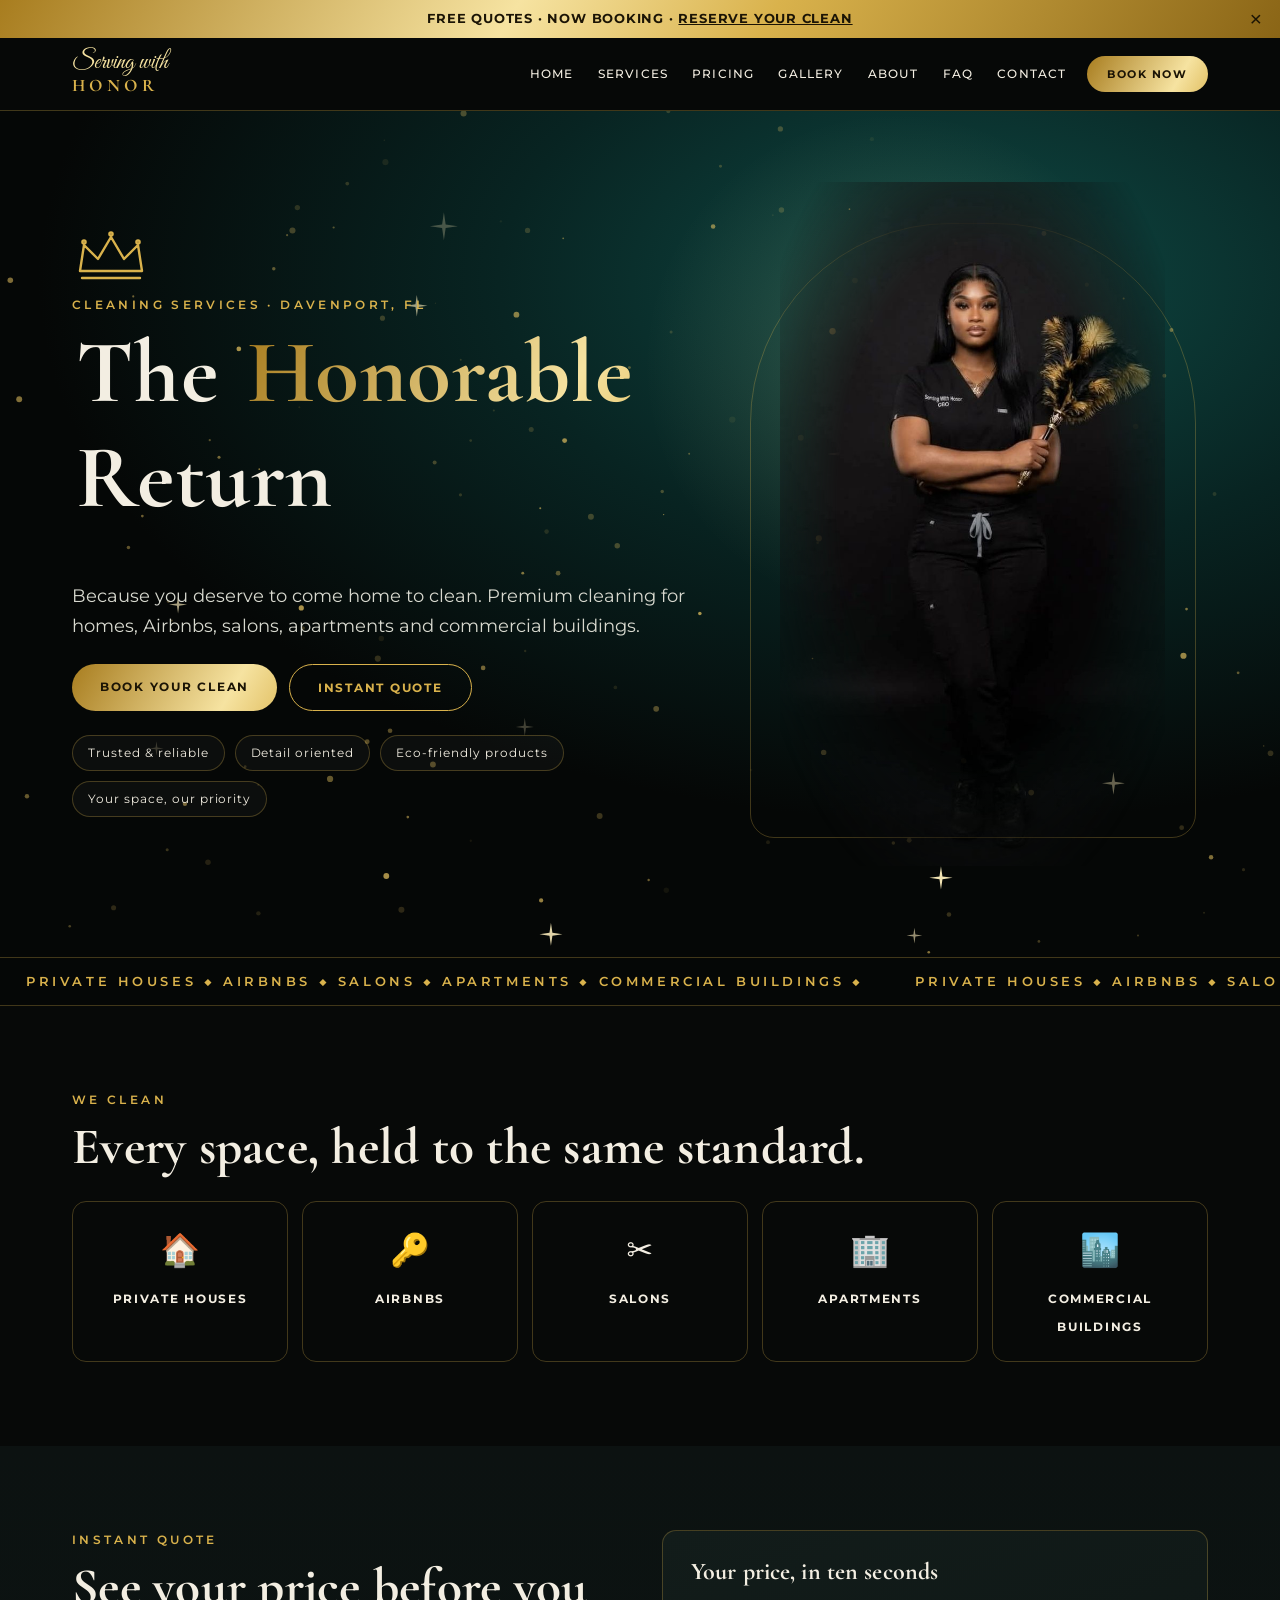
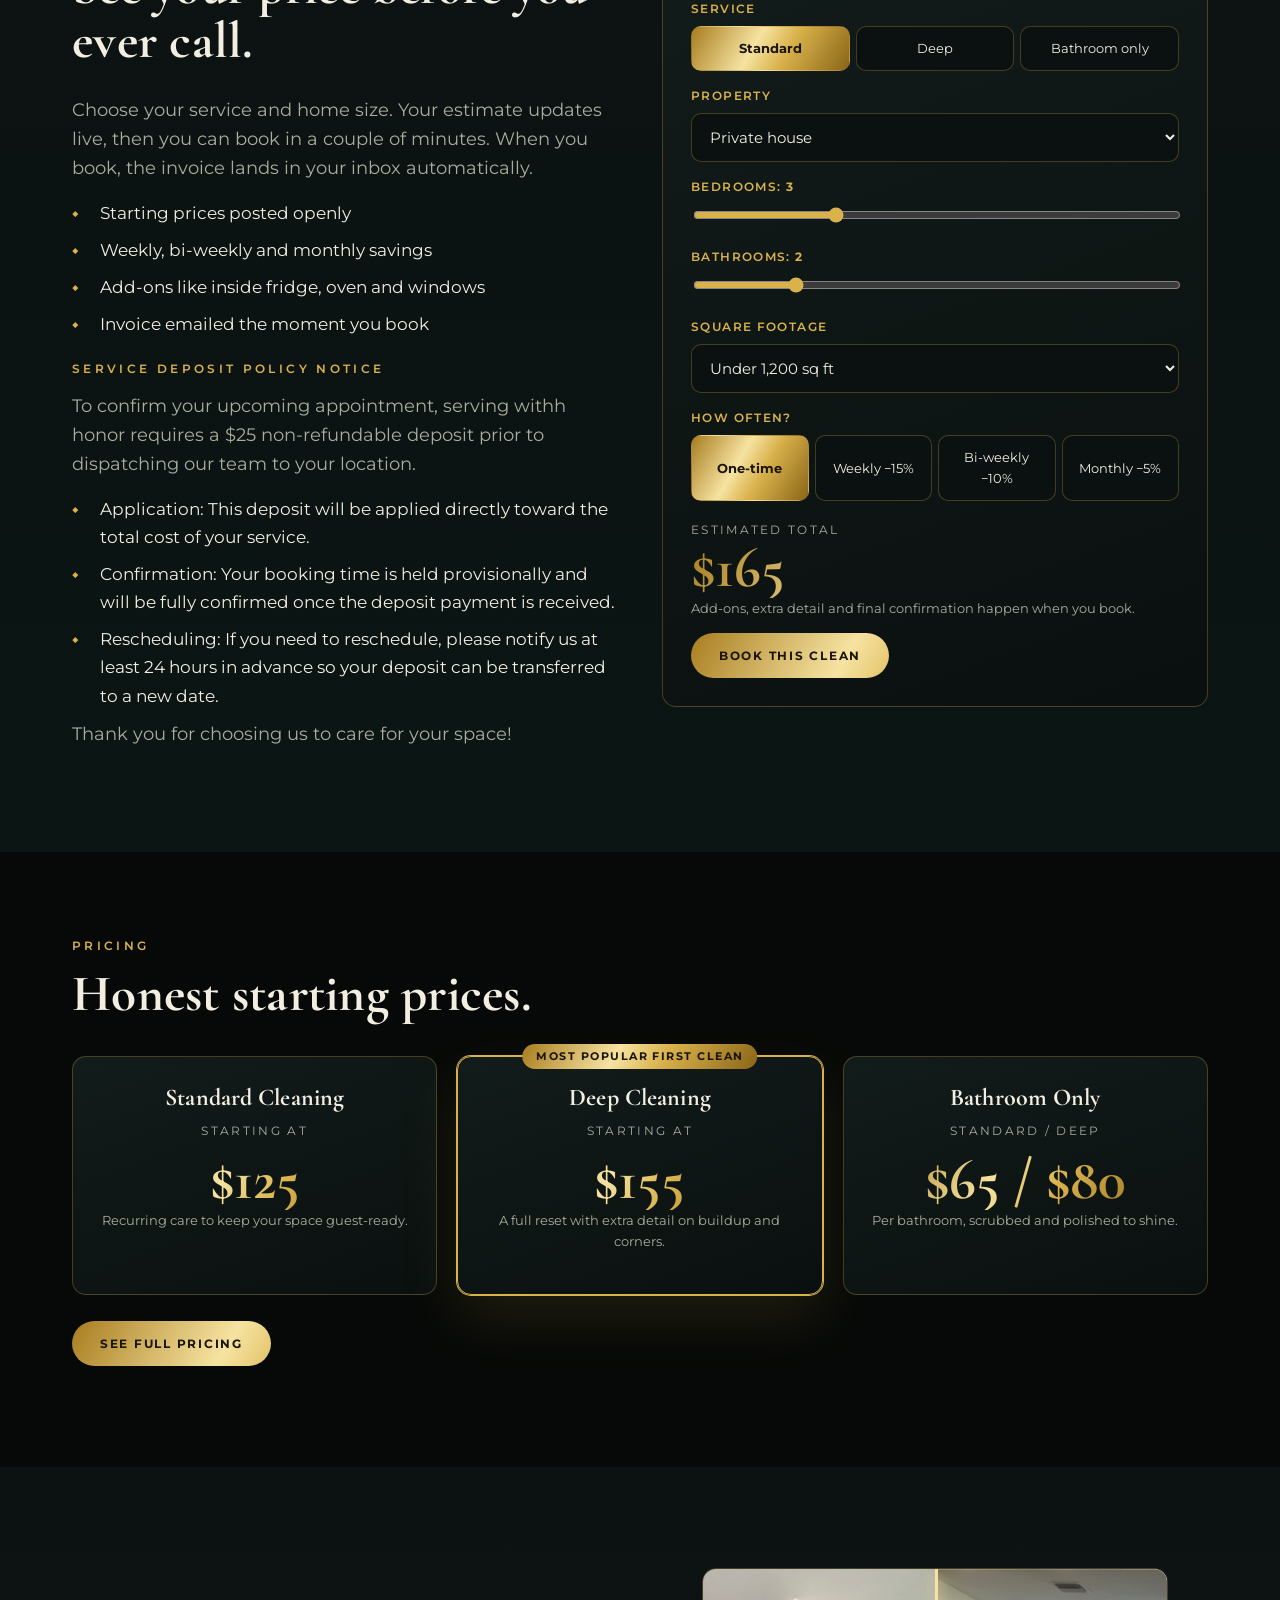
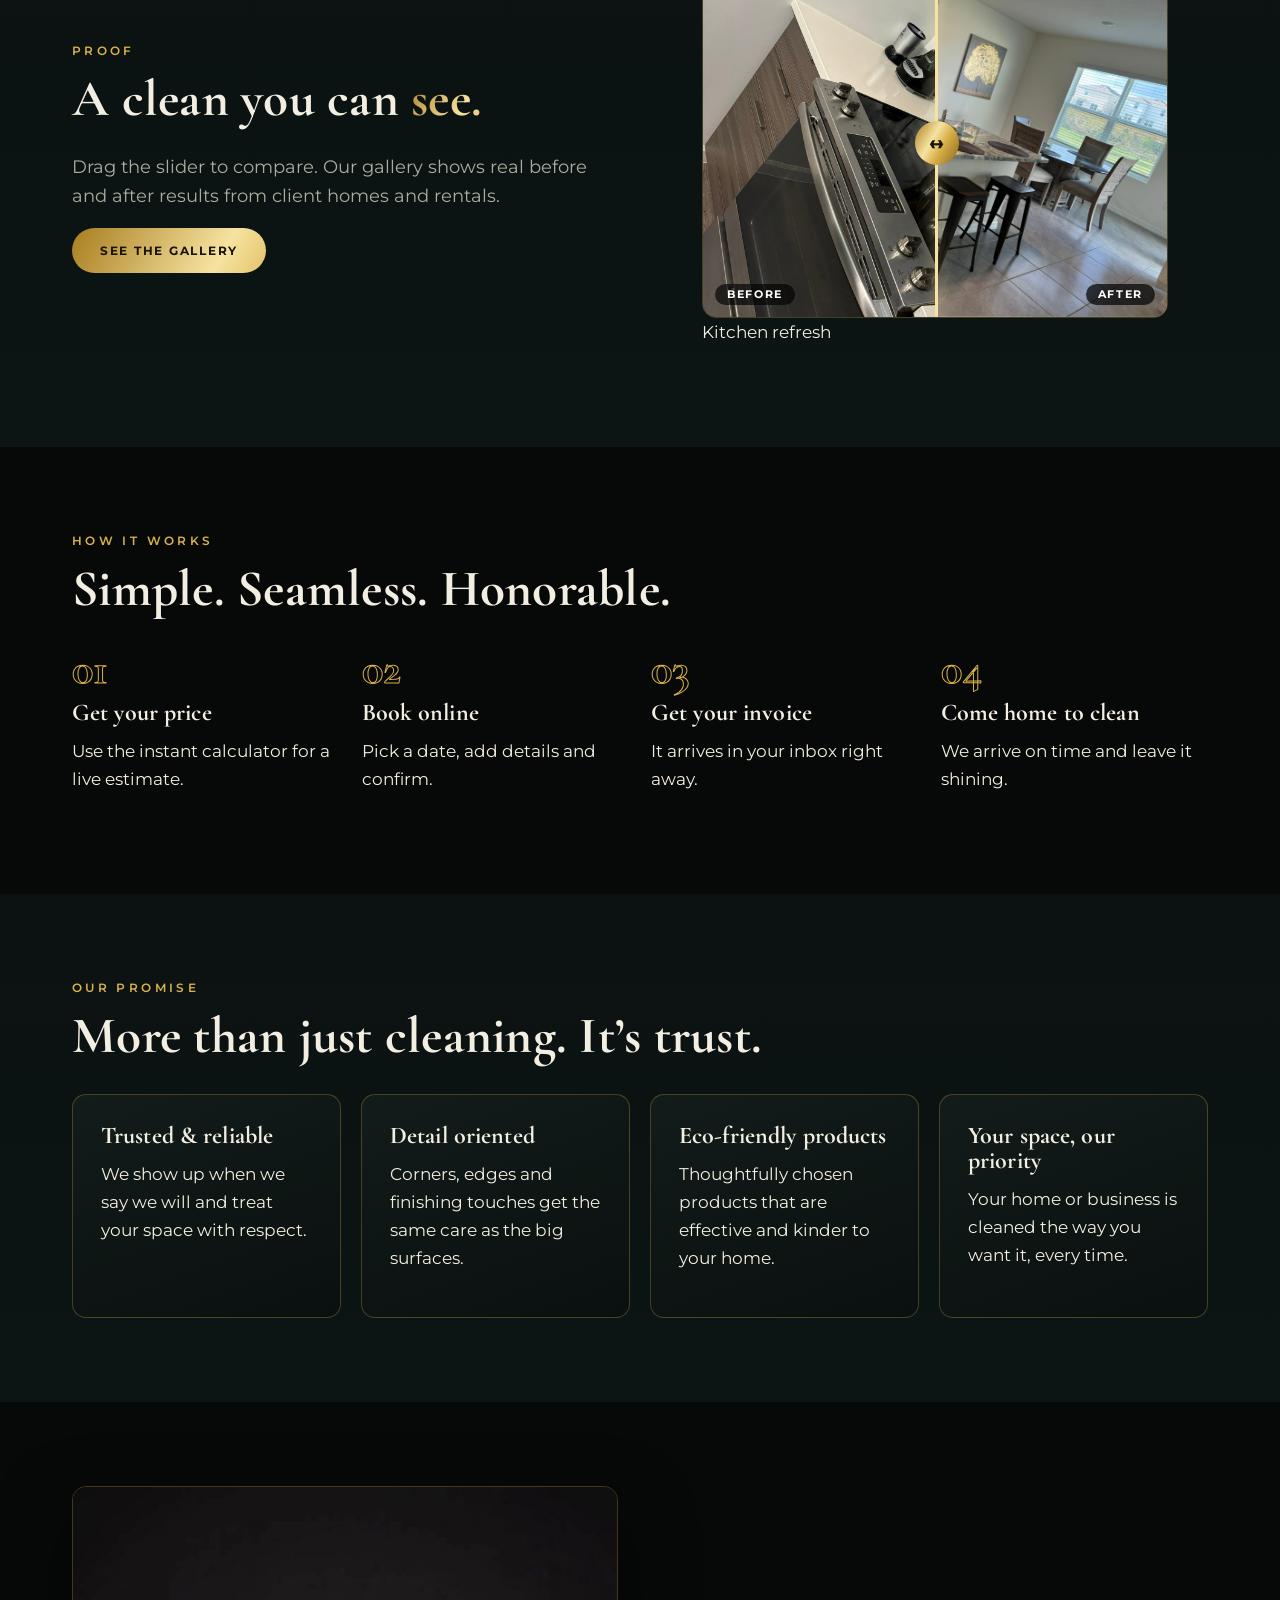
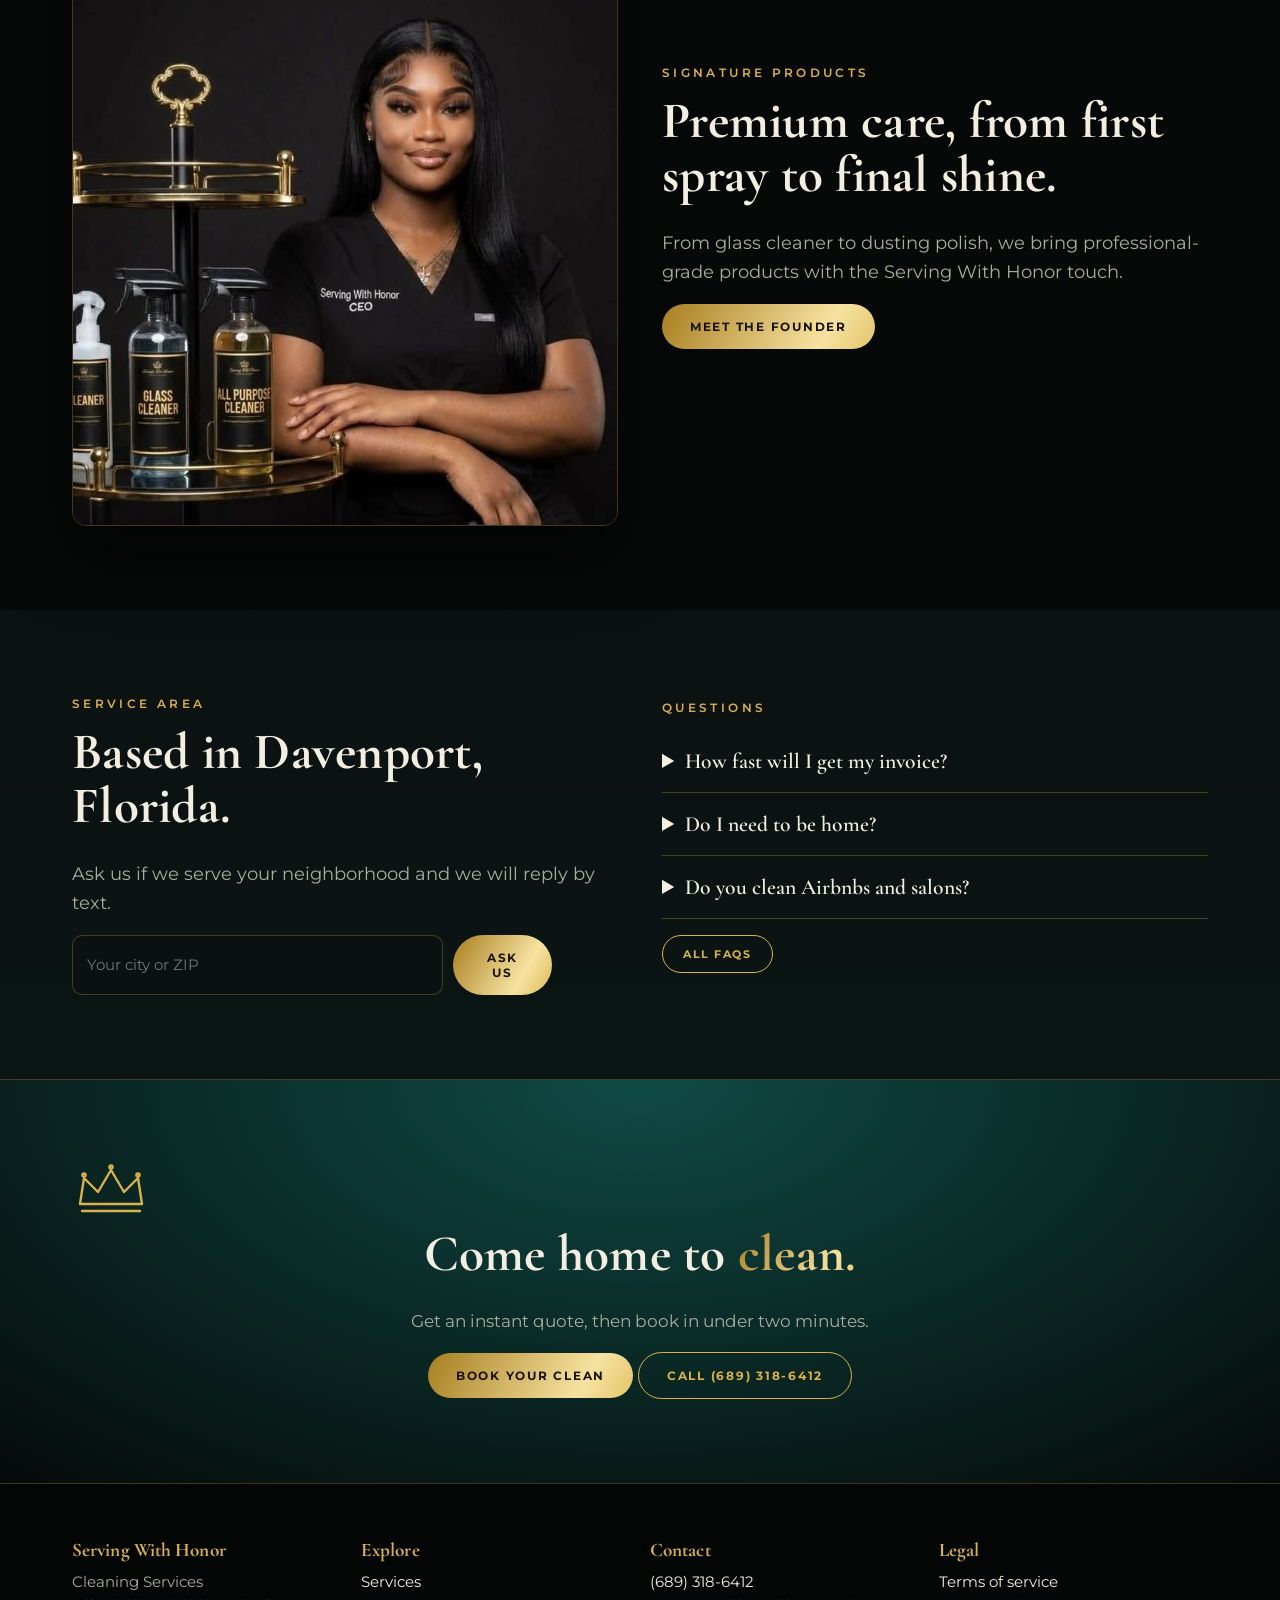
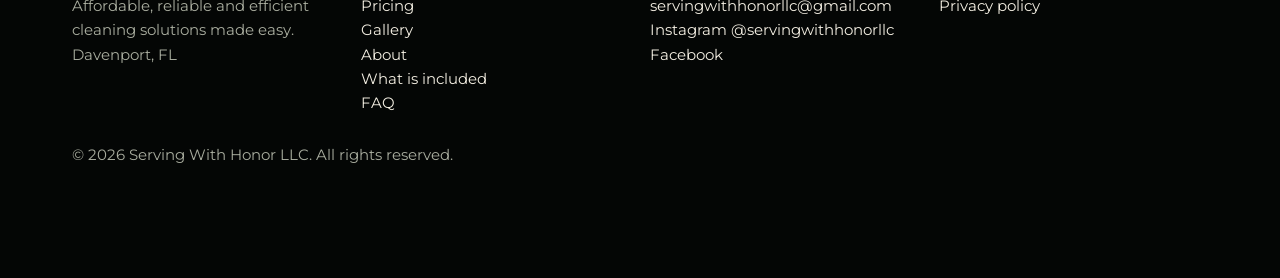
<file: index.html>
<!doctype html>
<html lang="en">
  <head>
    <meta charset="utf-8" />
    <meta
      name="viewport"
      content="width=device-width, initial-scale=1, viewport-fit=cover"
    />
    <title>
      Serving With Honor | Luxury Cleaning in Davenport, FL
    </title>
    <meta
      name="description"
      content="Affordable, reliable and efficient cleaning for homes, Airbnbs, salons, apartments and commercial buildings. Instant quotes and online booking."
    />
    <meta
      name="theme-color"
      content="#070908"
    />
    <meta
      property="og:image"
      content="images/flier.jpg"
    />
    <meta
      property="og:title"
      content="Serving With Honor | Luxury Cleaning in Davenport, FL"
    />
    <link
      rel="preconnect"
      href="https://fonts.googleapis.com"
    />
    <link
      rel="preconnect"
      href="https://fonts.gstatic.com"
      crossorigin
    />
    <link
      href="https://fonts.googleapis.com/css2?family=Cormorant+Garamond:wght@600;700&family=Great+Vibes&family=Montserrat:wght@400;500;600;700&display=swap"
      rel="stylesheet"
    />
    <link
      rel="stylesheet"
      href="css/style.css"
    />
    <script type="application/ld+json">
      {
        "@context": "https://schema.org",
        "@type": "HouseCleaningService",
        "name": "Serving With Honor LLC",
        "telephone": "+16893186412",
        "email": "servingwithhonorllc@gmail.com",
        "slogan": "Because you deserve to come home to clean.",
        "address": {
          "@type": "PostalAddress",
          "addressLocality": "Davenport",
          "addressRegion": "FL",
          "addressCountry": "US"
        },
        "sameAs": [
          "https://www.instagram.com/servingwithhonorllc",
          "https://www.facebook.com/serving.withh.honor"
        ]
      }
    </script>
  </head>
  <body>
    <a
      class="skip"
      href="#main"
      >Skip to content</a
    >
    <div class="promo">
      FREE QUOTES · NOW BOOKING ·
      <a href="book.html#form"><b>RESERVE YOUR CLEAN</b></a
      ><button aria-label="Close banner">×</button>
    </div>
    <header class="top">
      <div class="wrap">
        <a
          class="logo"
          href="index.html"
          ><span class="script">Serving with</span
          ><b>HONOR</b></a
        >
        <button
          class="burger"
          aria-label="Menu"
          aria-expanded="false"
        >
          Menu
        </button>
        <nav
          id="nav"
          aria-label="Main"
        >
          <a href="index.html">Home</a
          ><a href="services.html">Services</a
          ><a href="pricing.html">Pricing</a
          ><a href="gallery.html">Gallery</a
          ><a href="about.html">About</a
          ><a href="faq.html">FAQ</a
          ><a href="contact.html">Contact</a
          ><a
            class="btn sm"
            href="book.html#form"
            style="margin-left: 8px"
            >Book now</a
          >
        </nav>
      </div>
    </header>
    <main id="main">
      <section class="hero">
        <canvas
          id="fx"
          aria-hidden="true"
        ></canvas>
        <div class="spot"></div>
        <div class="wrap">
          <div>
            <svg
              class="crown"
              viewBox="0 0 78 54"
              aria-hidden="true"
            >
              <path
                d="M8 40 L12 14 L26 28 L39 6 L52 28 L66 14 L70 40 Z"
              />
              <path d="M10 47 H68" />
              <circle
                cx="39"
                cy="3"
                r="1.6"
              />
              <circle
                cx="12"
                cy="11"
                r="1.6"
              />
              <circle
                cx="66"
                cy="11"
                r="1.6"
              /></svg
            ><span
              class="eyebrow in"
              style="--d: 0.3s"
              >Cleaning Services · Davenport, FL</span
            >
            <h1 data-split>
              The <span class="gl">Honorable</span> Return
            </h1>
            <p
              class="in lead"
              style="
                --d: 1.3s;
                font-size: 1.15rem;
                color: #d8d9cf;
              "
            >
              Because you deserve to come home to clean.
              Premium cleaning for homes, Airbnbs, salons,
              apartments and commercial buildings.
            </p>
            <div
              class="in"
              style="
                --d: 1.5s;
                display: flex;
                gap: 12px;
                flex-wrap: wrap;
                margin-top: 22px;
              "
            >
              <a
                class="btn"
                href="book.html#form"
                >Book your clean</a
              ><a
                class="btn ghost"
                href="index.html#quote"
                >Instant quote</a
              >
            </div>
            <ul
              class="chips in"
              style="--d: 1.7s"
            >
              <li>Trusted &amp; reliable</li>
              <li>Detail oriented</li>
              <li>Eco-friendly products</li>
              <li>Your space, our priority</li>
            </ul>
          </div>
          <div class="portrait">
            <img
              src="images/owner-duster.jpg"
              alt="Founder of Serving With Honor holding a gold and black feather duster"
              width="720"
              height="1280"
            />
          </div>
        </div>
      </section>
      <div
        class="marq"
        aria-hidden="true"
      >
        <div>
          <span
            >Private houses ◆ Airbnbs ◆ Salons ◆ Apartments
            ◆ Commercial buildings ◆</span
          ><span
            >Private houses ◆ Airbnbs ◆ Salons ◆ Apartments
            ◆ Commercial buildings ◆</span
          ><span
            >Private houses ◆ Airbnbs ◆ Salons ◆ Apartments
            ◆ Commercial buildings ◆</span
          ><span
            >Private houses ◆ Airbnbs ◆ Salons ◆ Apartments
            ◆ Commercial buildings ◆</span
          ><span
            >Private houses ◆ Airbnbs ◆ Salons ◆ Apartments
            ◆ Commercial buildings ◆</span
          ><span
            >Private houses ◆ Airbnbs ◆ Salons ◆ Apartments
            ◆ Commercial buildings ◆</span
          >
        </div>
      </div>
      <section class="sec">
        <div class="wrap">
          <span class="eyebrow">We clean</span>
          <h2>Every space, held to the same standard.</h2>
          <div class="icons">
            <div class="rv">
              <span>🏠</span> <b>Private houses</b>
            </div>
            <div class="rv">
              <span>🔑</span><b>Airbnbs</b>
            </div>
            <div class="rv">
              <span>✂️</span><b>Salons</b>
            </div>
            <div class="rv">
              <span>🏢</span><b>Apartments</b>
            </div>
            <div class="rv">
              <span>🏙️</span><b>Commercial buildings</b>
            </div>
          </div>
        </div>
      </section>
      <section
        class="sec alt"
        id="quote"
      >
        <div
          class="wrap two"
          style="align-items: start"
        >
          <div>
            <span class="eyebrow">Instant quote</span>
            <h2>See your price before you ever call.</h2>
            <p class="lead">
              Choose your service and home size. Your
              estimate updates live, then you can book in a
              couple of minutes. When you book, the invoice
              lands in your inbox automatically.
            </p>
            <ul class="tick">
              <li>Starting prices posted openly</li>
              <li>Weekly, bi-weekly and monthly savings</li>
              <li>
                Add-ons like inside fridge, oven and windows
              </li>
              <li>Invoice emailed the moment you book</li>
            </ul>
            <span class="eyebrow"
              >Service Deposit Policy Notice</span
            >

            <p class="lead">
              To confirm your upcoming appointment, serving
              withh honor requires a $25 non-refundable
              deposit prior to dispatching our team to your
              location.
            </p>
            <ul class="tick">
              <li>
                Application: This deposit will be applied
                directly toward the total cost of your
                service.
              </li>
              <li>
                Confirmation: Your booking time is held
                provisionally and will be fully confirmed
                once the deposit payment is received.
              </li>
              <li>
                Rescheduling: If you need to reschedule,
                please notify us at least 24 hours in
                advance so your deposit can be transferred
                to a new date.
              </li>
              <p class="lead">
                Thank you for choosing us to care for your
                space!
              </p>
            </ul>
          </div>
          <div
            class="card"
            id="mc"
          >
            <h3>Your price, in ten seconds</h3>
            <label>Service</label>
            <div
              class="seg"
              id="mc-svc"
            >
              <button
                data-v="standard"
                class="on"
              >
                Standard</button
              ><button data-v="deep">Deep</button
              ><button data-v="bathroom">
                Bathroom only
              </button>
            </div>
            <label for="mc-prop">Property</label
            ><select id="mc-prop"></select>
            <div id="mc-bedwrap">
              <label for="mc-bed"
                >Bedrooms: <b id="mc-bv">3</b></label
              ><input
                id="mc-bed"
                type="range"
                min="1"
                max="8"
                value="3"
              />
            </div>
            <label for="mc-bath"
              >Bathrooms: <b id="mc-bav">2</b></label
            ><input
              id="mc-bath"
              type="range"
              min="1"
              max="6"
              value="2"
            />
            <div id="mc-sqwrap">
              <label for="mc-sq">Square footage</label
              ><select id="mc-sq"></select>
            </div>
            <div id="mc-freqwrap">
              <label>How often?</label>
              <div
                class="seg"
                id="mc-freq"
              >
                <button
                  data-v="once"
                  class="on"
                >
                  One-time</button
                ><button data-v="weekly">Weekly −15%</button
                ><button data-v="biweekly">
                  Bi-weekly −10%</button
                ><button data-v="monthly">
                  Monthly −5%
                </button>
              </div>
            </div>
            <p
              class="from"
              style="margin: 20px 0 0"
            >
              Estimated total
            </p>
            <div
              class="big"
              id="mc-price"
            >
              $0
            </div>
            <p class="note">
              Add-ons, extra detail and final confirmation
              happen when you book.
            </p>
            <a
              class="btn"
              id="mc-go"
              href="book.html#form"
              >Book this clean</a
            >
          </div>
        </div>
      </section>
      <section class="sec">
        <div class="wrap">
          <span class="eyebrow">Pricing</span>
          <h2>Honest starting prices.</h2>
          <div
            class="grid"
            style="margin-top: 34px"
          >
            <div class="card tier rv">
              <h3>Standard Cleaning</h3>
              <p class="from">Starting at</p>
              <div class="big">$125</div>
              <p class="note">
                Recurring care to keep your space
                guest-ready.
              </p>
            </div>
            <div class="card tier hot rv">
              <span class="tag"
                >Most popular first clean</span
              >
              <h3>Deep Cleaning</h3>
              <p class="from">Starting at</p>
              <div class="big">$155</div>
              <p class="note">
                A full reset with extra detail on buildup
                and corners.
              </p>
            </div>
            <div class="card tier rv">
              <h3>Bathroom Only</h3>
              <p class="from">Standard / Deep</p>
              <div class="big">$65 / $80</div>
              <p class="note">
                Per bathroom, scrubbed and polished to
                shine.
              </p>
            </div>
          </div>
          <p style="margin-top: 26px">
            <a
              class="btn"
              href="pricing.html"
              >See full pricing</a
            >
          </p>
        </div>
      </section>
      <section class="sec alt">
        <div class="wrap two">
          <div>
            <span class="eyebrow">Proof</span>
            <h2>
              A clean you can <span class="gold">see.</span>
            </h2>
            <p class="lead">
              Drag the slider to compare. Our gallery shows
              real before and after results from client
              homes and rentals.
            </p>
            <a
              class="btn"
              href="gallery.html"
              >See the gallery</a
            >
          </div>
          <div>
            <figure
              class="rv"
              data-c="residential"
            >
              <div
                class="ba"
                style="--p: 50%"
              >
                <div class="b">
                  <img
                    src="images/hn2.jpg"
                    alt="Kitchen refresh before cleaning"
                    loading="lazy"
                  />Before<span class="lbl">Before</span>
                </div>
                <div class="a">
                  <img
                    src="images/hn1.jpg"
                    alt="Kitchen refresh after cleaning"
                    loading="lazy"
                  />After<span class="lbl">After</span>
                </div>
                <div class="bar"></div>
                <input
                  type="range"
                  min="0"
                  max="100"
                  value="50"
                  aria-label="Drag to compare Kitchen refresh before and after"
                />
              </div>
              <figcaption>Kitchen refresh</figcaption>
            </figure>
          </div>
        </div>
      </section>
      <section class="sec">
        <div class="wrap">
          <span class="eyebrow">How it works</span>
          <h2>Simple. Seamless. Honorable.</h2>
          <div class="steps">
            <div class="rv">
              <h3>Get your price</h3>
              <p>
                Use the instant calculator for a live
                estimate.
              </p>
            </div>
            <div class="rv">
              <h3>Book online</h3>
              <p>Pick a date, add details and confirm.</p>
            </div>
            <div class="rv">
              <h3>Get your invoice</h3>
              <p>It arrives in your inbox right away.</p>
            </div>
            <div class="rv">
              <h3>Come home to clean</h3>
              <p>We arrive on time and leave it shining.</p>
            </div>
          </div>
        </div>
      </section>
      <section class="sec alt">
        <div class="wrap">
          <span class="eyebrow">Our promise</span>
          <h2>More than just cleaning. It’s trust.</h2>
          <div
            class="grid"
            style="margin-top: 30px"
          >
            <div class="card rv">
              <h3>Trusted &amp; reliable</h3>
              <p>
                We show up when we say we will and treat
                your space with respect.
              </p>
            </div>
            <div class="card rv">
              <h3>Detail oriented</h3>
              <p>
                Corners, edges and finishing touches get the
                same care as the big surfaces.
              </p>
            </div>
            <div class="card rv">
              <h3>Eco-friendly products</h3>
              <p>
                Thoughtfully chosen products that are
                effective and kinder to your home.
              </p>
            </div>
            <div class="card rv">
              <h3>Your space, our priority</h3>
              <p>
                Your home or business is cleaned the way you
                want it, every time.
              </p>
            </div>
          </div>
        </div>
      </section>
      <section class="sec">
        <div class="wrap two">
          <div>
            <img
              class="photo rv"
              src="images/owner-products.jpg"
              alt="Founder beside a gold and black shelf of Serving With Honor branded cleaning products"
              loading="lazy"
              width="720"
              height="1280"
              style="
                max-height: 640px;
                object-fit: cover;
                object-position: top;
              "
            />
          </div>
          <div>
            <span class="eyebrow">Signature products</span>
            <h2>
              Premium care, from first spray to final shine.
            </h2>
            <p class="lead">
              From glass cleaner to dusting polish, we bring
              professional-grade products with the Serving
              With Honor touch.
            </p>
            <a
              class="btn"
              href="about.html"
              >Meet the founder</a
            >
          </div>
        </div>
      </section>
      <section class="sec alt">
        <div class="wrap two">
          <div>
            <span class="eyebrow">Service area</span>
            <h2>Based in Davenport, Florida.</h2>
            <p class="lead">
              Ask us if we serve your neighborhood and we
              will reply by text.
            </p>
            <form
              id="area"
              style="
                display: flex;
                gap: 10px;
                max-width: 480px;
              "
            >
              <input
                id="area-c"
                placeholder="Your city or ZIP"
                required
                aria-label="Your city or ZIP"
              /><button
                class="btn"
                type="submit"
              >
                Ask us
              </button>
            </form>
            <!-- EDIT: list the cities you serve -->
          </div>
          <div>
            <span class="eyebrow">Questions</span>
            <details>
              <summary>
                How fast will I get my invoice?
              </summary>
              <p>
                Right after you book, an invoice is emailed
                to you and our team receives your cleaning
                request.
              </p>
            </details>
            <details>
              <summary>Do I need to be home?</summary>
              <p>
                No. Tell us how to get in on the booking
                form and we will confirm the plan.
              </p>
            </details>
            <details>
              <summary>
                Do you clean Airbnbs and salons?
              </summary>
              <p>
                Yes. We clean private houses, Airbnbs,
                salons, apartments and commercial buildings.
              </p>
            </details>
            <p style="margin-top: 16px">
              <a
                class="btn ghost sm"
                href="faq.html"
                >All FAQs</a
              >
            </p>
          </div>
        </div>
      </section>
    </main>
    <section class="band">
      <div class="wrap">
        <svg
          class="crown"
          viewBox="0 0 78 54"
          aria-hidden="true"
        >
          <path
            d="M8 40 L12 14 L26 28 L39 6 L52 28 L66 14 L70 40 Z"
          />
          <path d="M10 47 H68" />
          <circle
            cx="39"
            cy="3"
            r="1.6"
          />
          <circle
            cx="12"
            cy="11"
            r="1.6"
          />
          <circle
            cx="66"
            cy="11"
            r="1.6"
          />
        </svg>
        <h2>
          Come home to <span class="gold">clean.</span>
        </h2>
        <p>
          Get an instant quote, then book in under two
          minutes.
        </p>
        <a
          class="btn"
          href="book.html#form"
          >Book your clean</a
        >
        <a
          class="btn ghost"
          href="tel:+16893186412"
          >Call (689) 318-6412</a
        >
      </div>
    </section>
    <footer>
      <div class="wrap grid">
        <div>
          <h3>Serving With Honor</h3>
          <p>
            Cleaning Services<br />Affordable, reliable and
            efficient cleaning solutions made easy.<br />Davenport,
            FL
          </p>
        </div>
        <div>
          <h3>Explore</h3>
          <a href="services.html">Services</a><br /><a
            href="pricing.html"
            >Pricing</a
          ><br /><a href="gallery.html">Gallery</a><br /><a
            href="about.html"
            >About</a
          ><br /><a href="checklist.html"
            >What is included</a
          ><br /><a href="faq.html">FAQ</a>
        </div>
        <div>
          <h3>Contact</h3>
          <a href="tel:+16893186412">(689) 318-6412</a
          ><br /><a
            href="mailto:servingwithhonorllc@gmail.com"
            >servingwithhonorllc@gmail.com</a
          ><br /><a
            href="https://www.instagram.com/servingwithhonorllc"
            rel="noopener"
            >Instagram @servingwithhonorllc</a
          ><br /><a
            href="https://www.facebook.com/serving.withh.honor"
            rel="noopener"
            >Facebook</a
          >
        </div>
        <div>
          <h3>Legal</h3>
          <a href="terms.html">Terms of service</a><br /><a
            href="privacy.html"
            >Privacy policy</a
          >
        </div>
      </div>
      <div
        class="wrap"
        style="margin-top: 28px"
      >
        © <span data-year></span> Serving With Honor LLC.
        All rights reserved.
      </div>
    </footer>
    <div class="sticky">
      <a
        class="btn"
        href="tel:+16893186412"
        >Call</a
      ><a
        class="btn ghost"
        href="book.html#form"
        >Book now</a
      >
    </div>
    <div
      class="modal"
      id="pop"
      role="dialog"
      aria-modal="true"
      aria-label="Free quote"
    >
      <div class="card">
        <button
          class="x"
          aria-label="Close"
        >
          ×
        </button>
        <h3>Leaving so soon?</h3>
        <p>
          See your price in ten seconds. No account, no
          obligation.
        </p>
        <a
          class="btn"
          href="index.html#quote"
          >Get my price</a
        >
        <button
          class="btn ghost sm"
          data-close
        >
          No thanks
        </button>
      </div>
    </div>
    <script src="js/script.js"></script>
  </body>
</html>
</file>
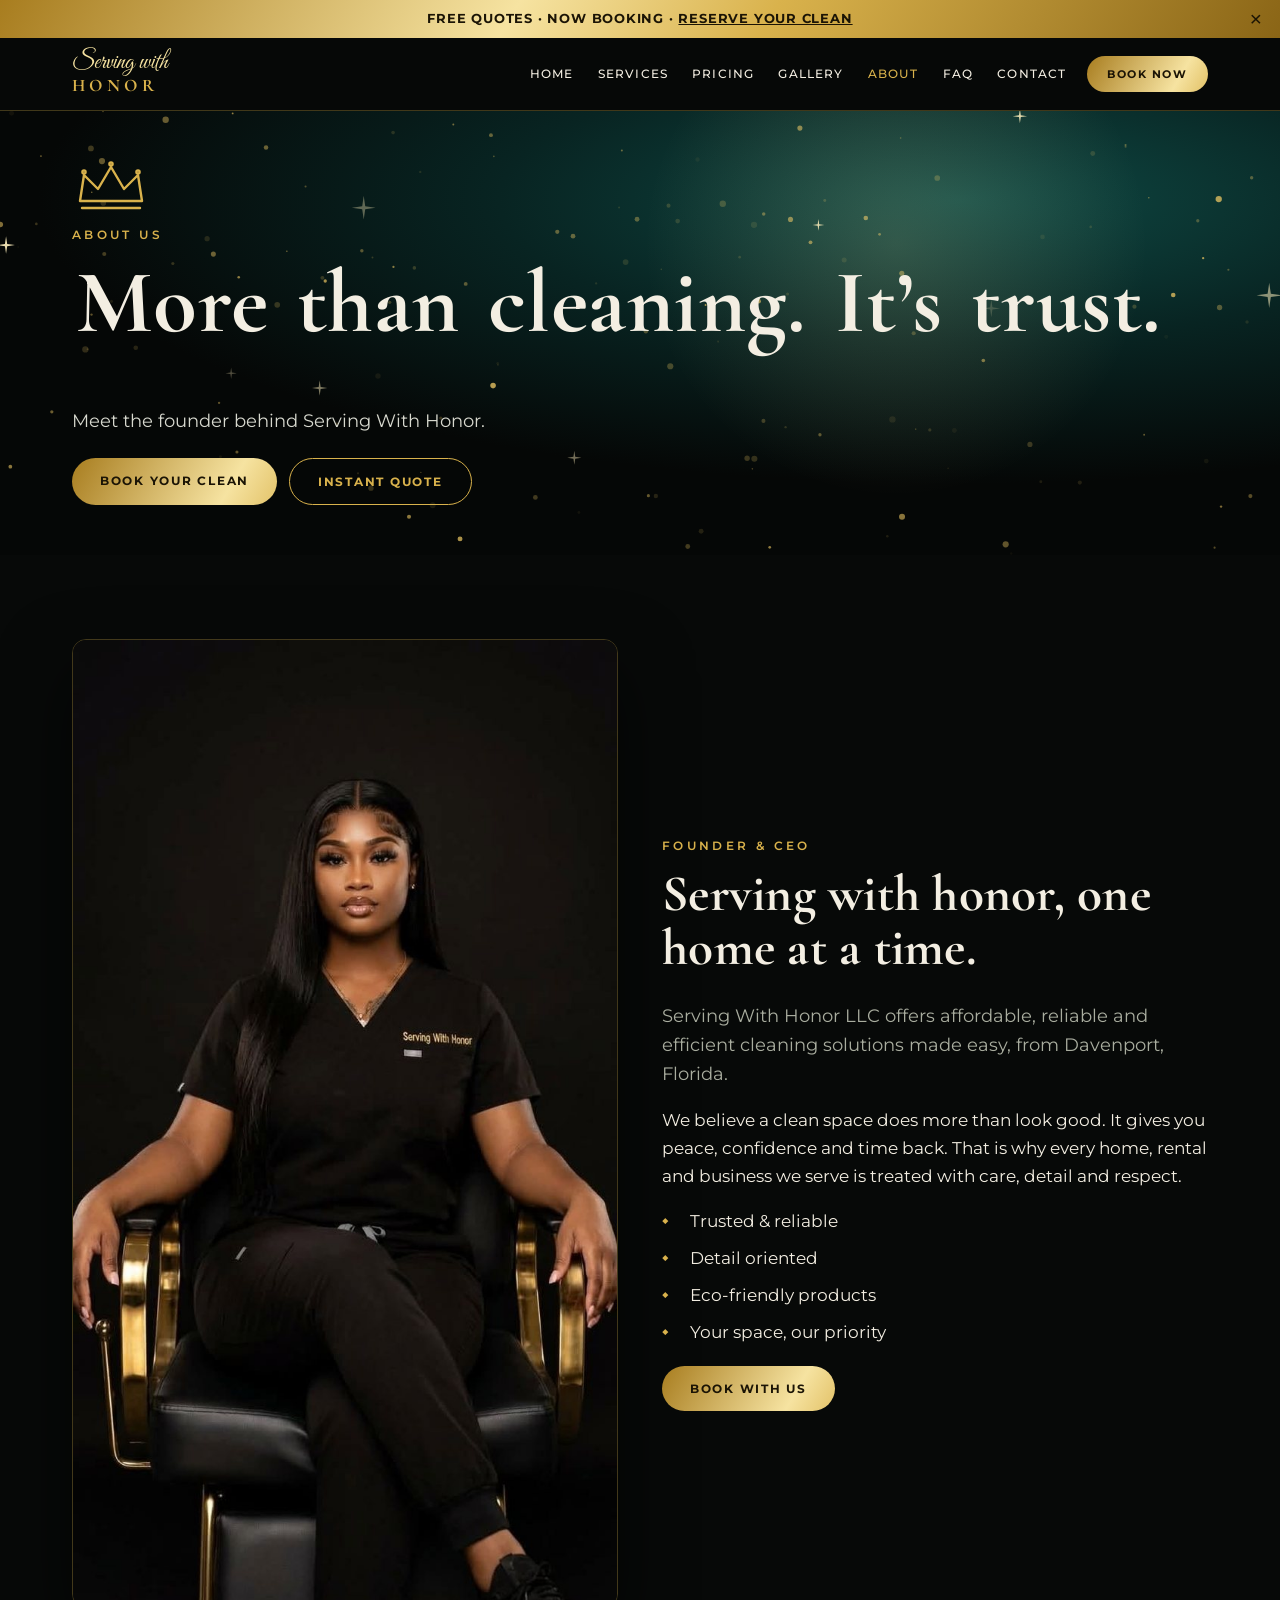
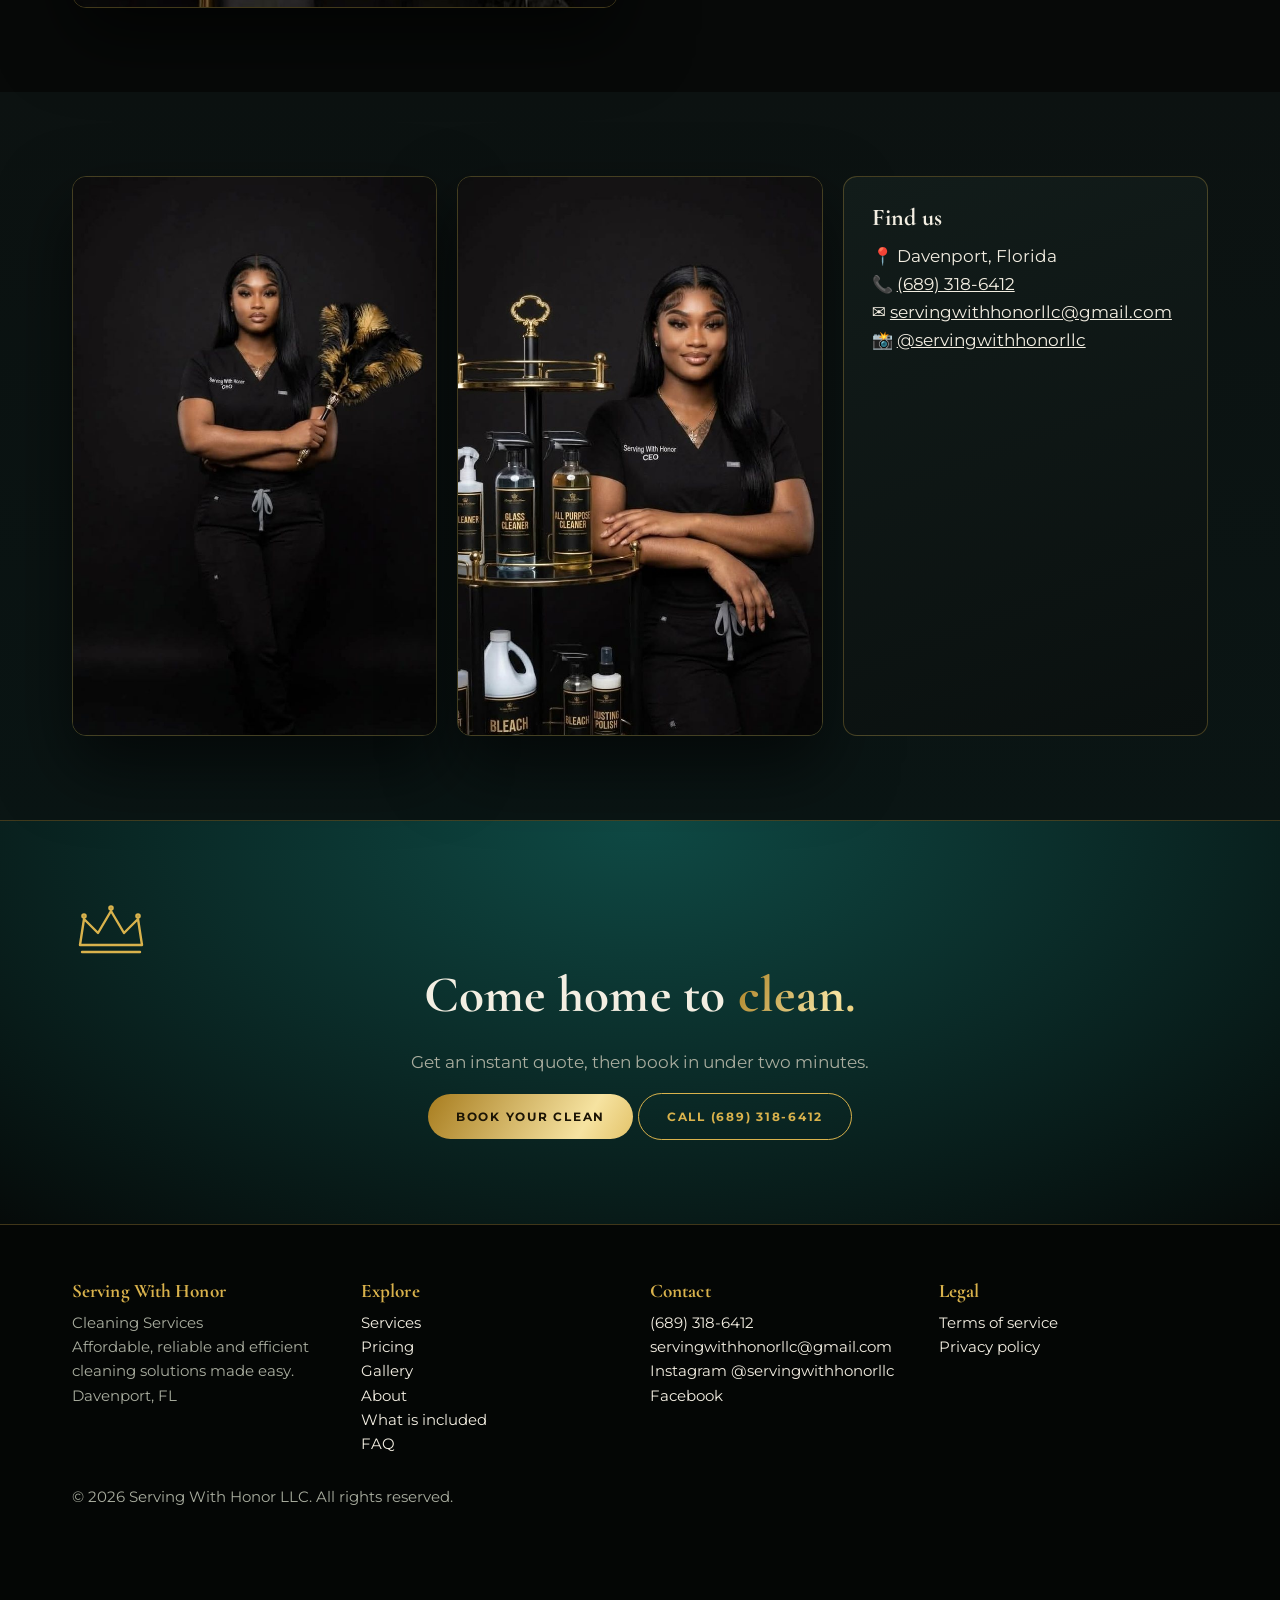
<file: about.html>
<!doctype html>
<html lang="en">
  <head>
    <meta charset="utf-8" />
    <meta
      name="viewport"
      content="width=device-width, initial-scale=1, viewport-fit=cover"
    />
    <title>About the Founder | Serving With Honor</title>
    <meta
      name="description"
      content="Meet the founder and CEO of Serving With Honor LLC in Davenport, Florida."
    />
    <meta
      name="theme-color"
      content="#070908"
    />
    <meta
      property="og:image"
      content="images/flier.jpg"
    />
    <meta
      property="og:title"
      content="About the Founder | Serving With Honor"
    />
    <link
      rel="preconnect"
      href="https://fonts.googleapis.com"
    />
    <link
      rel="preconnect"
      href="https://fonts.gstatic.com"
      crossorigin
    />
    <link
      href="https://fonts.googleapis.com/css2?family=Cormorant+Garamond:wght@600;700&family=Great+Vibes&family=Montserrat:wght@400;500;600;700&display=swap"
      rel="stylesheet"
    />
    <link
      rel="stylesheet"
      href="css/style.css"
    />
    <script type="application/ld+json">
      {
        "@context": "https://schema.org",
        "@type": "HouseCleaningService",
        "name": "Serving With Honor LLC",
        "telephone": "+16893186412",
        "email": "servingwithhonorllc@gmail.com",
        "slogan": "Because you deserve to come home to clean.",
        "address": {
          "@type": "PostalAddress",
          "addressLocality": "Davenport",
          "addressRegion": "FL",
          "addressCountry": "US"
        },
        "sameAs": [
          "https://www.instagram.com/servingwithhonorllc",
          "https://www.facebook.com/serving.withh.honor"
        ]
      }
    </script>
  </head>
  <body>
    <a
      class="skip"
      href="#main"
      >Skip to content</a
    >
    <div class="promo">
      FREE QUOTES · NOW BOOKING ·
      <a href="book.html#form"><b>RESERVE YOUR CLEAN</b></a
      ><button aria-label="Close banner">×</button>
    </div>
    <header class="top">
      <div class="wrap">
        <a
          class="logo"
          href="index.html"
          ><span class="script">Serving with</span
          ><b>HONOR</b></a
        >
        <button
          class="burger"
          aria-label="Menu"
          aria-expanded="false"
        >
          Menu
        </button>
        <nav
          id="nav"
          aria-label="Main"
        >
          <a href="index.html">Home</a
          ><a href="services.html">Services</a
          ><a href="pricing.html">Pricing</a
          ><a href="gallery.html">Gallery</a
          ><a
            href="about.html"
            class="on"
            >About</a
          ><a href="faq.html">FAQ</a
          ><a href="contact.html">Contact</a
          ><a
            class="btn sm"
            href="book.html#form"
            style="margin-left: 8px"
            >Book now</a
          >
        </nav>
      </div>
    </header>
    <main id="main">
      <section class="hero short">
        <canvas
          id="fx"
          aria-hidden="true"
        ></canvas>
        <div class="spot"></div>
        <div class="wrap">
          <div>
            <svg
              class="crown"
              viewBox="0 0 78 54"
              aria-hidden="true"
            >
              <path
                d="M8 40 L12 14 L26 28 L39 6 L52 28 L66 14 L70 40 Z"
              />
              <path d="M10 47 H68" />
              <circle
                cx="39"
                cy="3"
                r="1.6"
              />
              <circle
                cx="12"
                cy="11"
                r="1.6"
              />
              <circle
                cx="66"
                cy="11"
                r="1.6"
              /></svg
            ><span
              class="eyebrow in"
              style="--d: 0.3s"
              >About us</span
            >
            <h1 data-split>
              More than cleaning. It’s trust.
            </h1>
            <p
              class="in lead"
              style="
                --d: 1.3s;
                font-size: 1.15rem;
                color: #d8d9cf;
              "
            >
              Meet the founder behind Serving With Honor.
            </p>
            <div
              class="in"
              style="
                --d: 1.5s;
                display: flex;
                gap: 12px;
                flex-wrap: wrap;
                margin-top: 22px;
              "
            >
              <a
                class="btn"
                href="book.html#form"
                >Book your clean</a
              ><a
                class="btn ghost"
                href="pricing.html#quote"
                >Instant quote</a
              >
            </div>
          </div>
        </div>
      </section>
      <section class="sec">
        <div class="wrap two">
          <div>
            <img
              class="photo rv"
              src="images/owner-seated.jpg"
              alt="Founder and CEO of Serving With Honor seated in a gold and black chair"
              loading="lazy"
              width="720"
              height="1280"
            />
          </div>
          <div>
            <span class="eyebrow">Founder &amp; CEO</span>
            <h2>Serving with honor, one home at a time.</h2>
            <p class="lead">
              Serving With Honor LLC offers affordable,
              reliable and efficient cleaning solutions made
              easy, from Davenport, Florida.
            </p>
            <!-- EDIT: replace this paragraph with the founder's own story, in her words -->
            <p>
              We believe a clean space does more than look
              good. It gives you peace, confidence and time
              back. That is why every home, rental and
              business we serve is treated with care, detail
              and respect.
            </p>
            <ul class="tick">
              <li>Trusted &amp; reliable</li>
              <li>Detail oriented</li>
              <li>Eco-friendly products</li>
              <li>Your space, our priority</li>
            </ul>
            <a
              class="btn"
              href="book.html#form"
              >Book with us</a
            >
          </div>
        </div>
      </section>
      <section class="sec alt">
        <div class="wrap">
          <div class="grid">
            <img
              class="photo rv"
              src="images/owner-duster.jpg"
              alt="Founder holding a gold and black feather duster"
              loading="lazy"
              width="720"
              height="1280"
              style="
                max-height: 560px;
                object-fit: cover;
                object-position: top;
              "
            /><img
              class="photo rv"
              src="images/owner-products.jpg"
              alt="Founder with Serving With Honor branded cleaning products"
              loading="lazy"
              width="720"
              height="1280"
              style="
                max-height: 560px;
                object-fit: cover;
                object-position: top;
              "
            />
            <div class="card rv">
              <h3>Find us</h3>
              <p>
                📍 Davenport, Florida<br />📞
                <a href="tel:+16893186412">(689) 318-6412</a
                ><br />✉️
                <a
                  href="mailto:servingwithhonorllc@gmail.com"
                  >servingwithhonorllc@gmail.com</a
                ><br />📸
                <a
                  href="https://www.instagram.com/servingwithhonorllc"
                  rel="noopener"
                  >@servingwithhonorllc</a
                >
              </p>
            </div>
          </div>
        </div>
      </section>
    </main>
    <section class="band">
      <div class="wrap">
        <svg
          class="crown"
          viewBox="0 0 78 54"
          aria-hidden="true"
        >
          <path
            d="M8 40 L12 14 L26 28 L39 6 L52 28 L66 14 L70 40 Z"
          />
          <path d="M10 47 H68" />
          <circle
            cx="39"
            cy="3"
            r="1.6"
          />
          <circle
            cx="12"
            cy="11"
            r="1.6"
          />
          <circle
            cx="66"
            cy="11"
            r="1.6"
          />
        </svg>
        <h2>
          Come home to <span class="gold">clean.</span>
        </h2>
        <p>
          Get an instant quote, then book in under two
          minutes.
        </p>
        <a
          class="btn"
          href="book.html#form"
          >Book your clean</a
        >
        <a
          class="btn ghost"
          href="tel:+16893186412"
          >Call (689) 318-6412</a
        >
      </div>
    </section>
    <footer>
      <div class="wrap grid">
        <div>
          <h3>Serving With Honor</h3>
          <p>
            Cleaning Services<br />Affordable, reliable and
            efficient cleaning solutions made easy.<br />Davenport,
            FL
          </p>
        </div>
        <div>
          <h3>Explore</h3>
          <a href="services.html">Services</a><br /><a
            href="pricing.html"
            >Pricing</a
          ><br /><a href="gallery.html">Gallery</a><br /><a
            href="about.html"
            >About</a
          ><br /><a href="checklist.html"
            >What is included</a
          ><br /><a href="faq.html">FAQ</a>
        </div>
        <div>
          <h3>Contact</h3>
          <a href="tel:+16893186412">(689) 318-6412</a
          ><br /><a
            href="mailto:servingwithhonorllc@gmail.com"
            >servingwithhonorllc@gmail.com</a
          ><br /><a
            href="https://www.instagram.com/servingwithhonorllc"
            rel="noopener"
            >Instagram @servingwithhonorllc</a
          ><br /><a
            href="https://www.facebook.com/serving.withh.honor"
            rel="noopener"
            >Facebook</a
          >
        </div>
        <div>
          <h3>Legal</h3>
          <a href="terms.html">Terms of service</a><br /><a
            href="privacy.html"
            >Privacy policy</a
          >
        </div>
      </div>
      <div
        class="wrap"
        style="margin-top: 28px"
      >
        © <span data-year></span> Serving With Honor LLC.
        All rights reserved.
      </div>
    </footer>
    <div class="sticky">
      <a
        class="btn"
        href="tel:+16893186412"
        >Call</a
      ><a
        class="btn ghost"
        href="book.html#form"
        >Book now</a
      >
    </div>
    <div
      class="modal"
      id="pop"
      role="dialog"
      aria-modal="true"
      aria-label="Free quote"
    >
      <div class="card">
        <button
          class="x"
          aria-label="Close"
        >
          ×
        </button>
        <h3>Leaving so soon?</h3>
        <p>
          See your price in ten seconds. No account, no
          obligation.
        </p>
        <a
          class="btn"
          href="index.html#quote"
          >Get my price</a
        >
        <button
          class="btn ghost sm"
          data-close
        >
          No thanks
        </button>
      </div>
    </div>
    <script src="js/script.js"></script>
  </body>
</html>
</file>
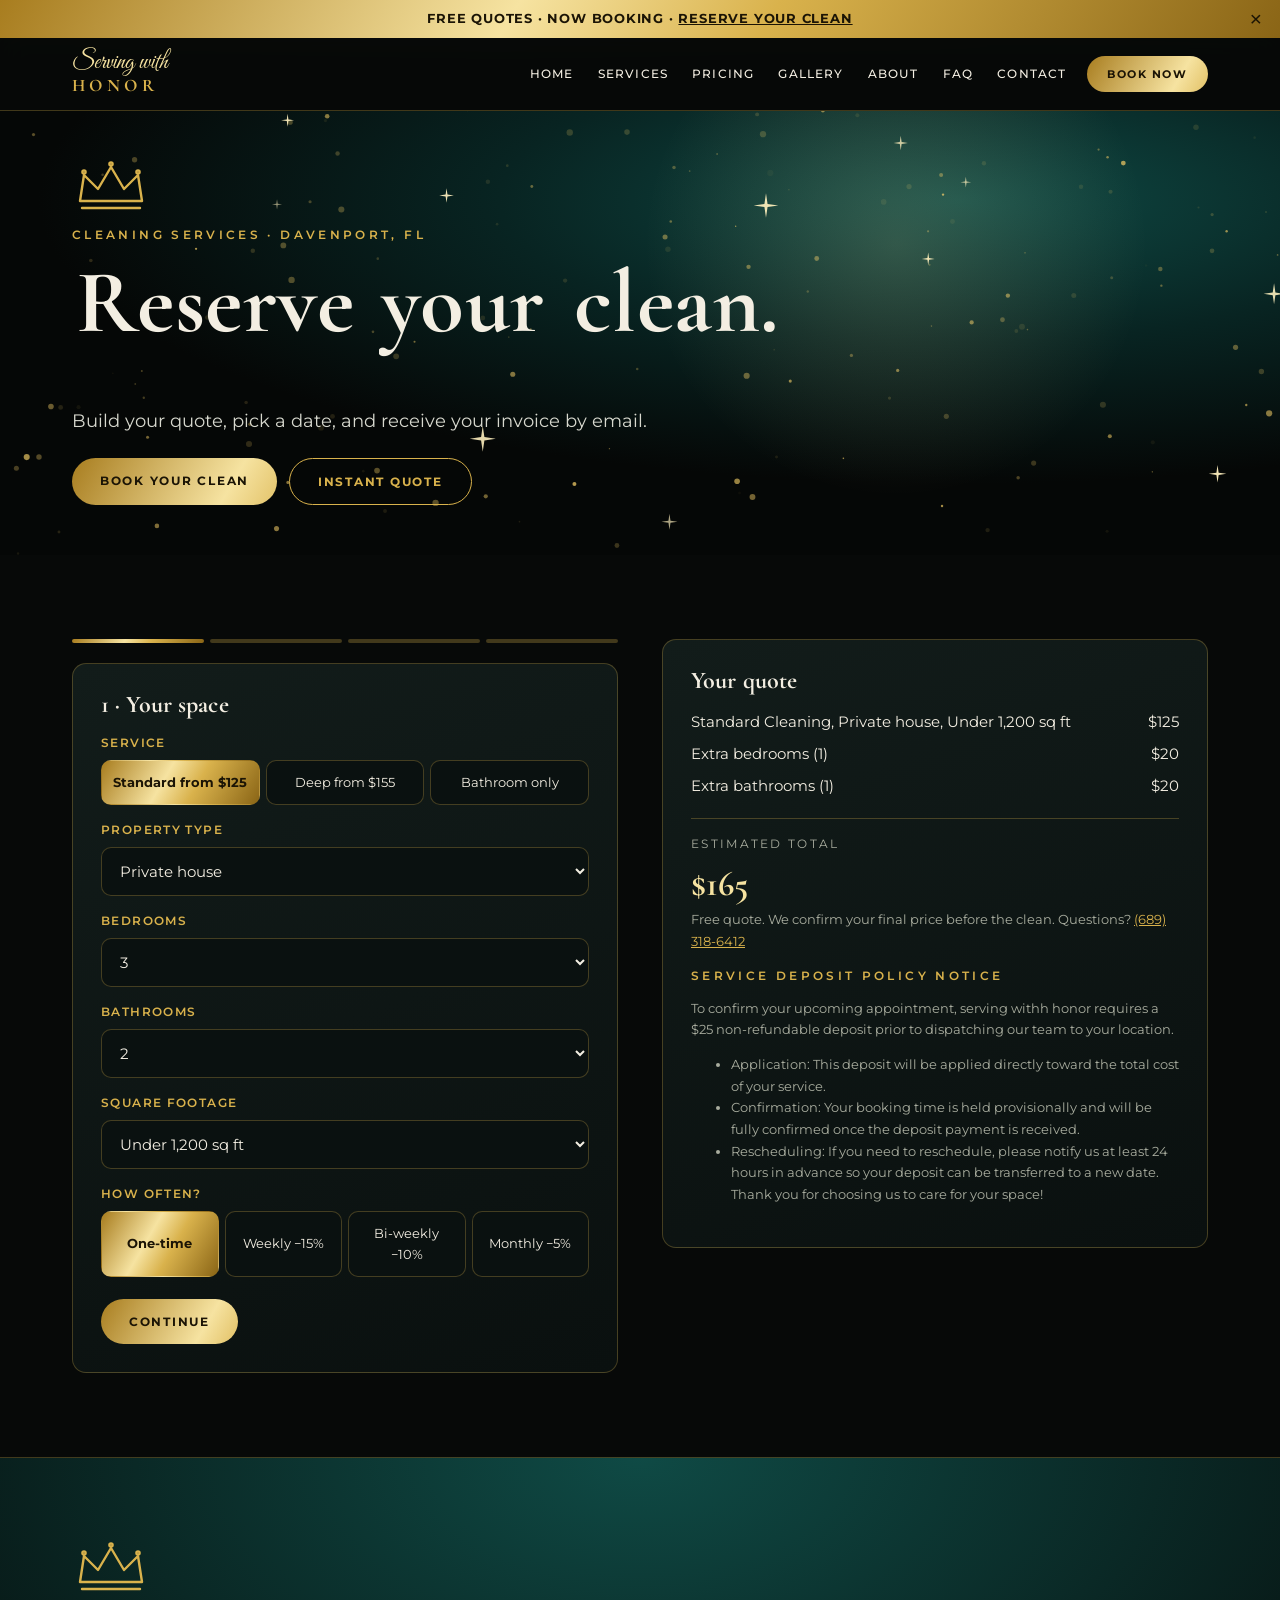
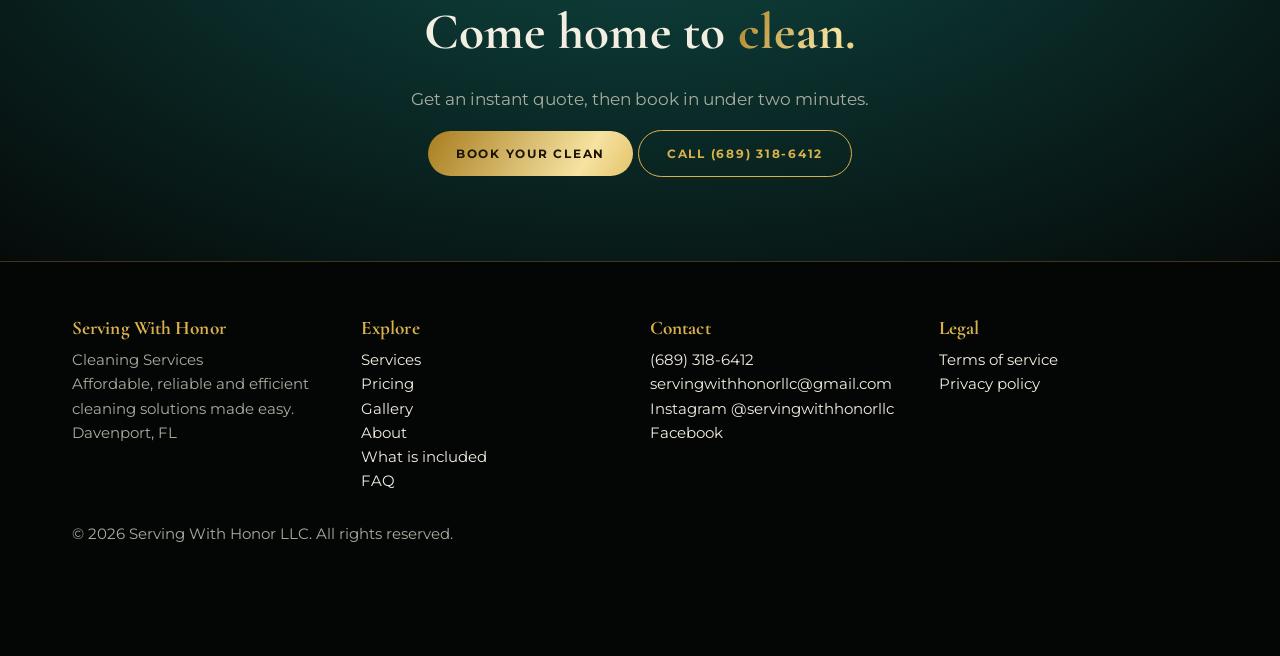
<file: book.html>
<!doctype html>
<html lang="en">
  <head>
    <meta charset="utf-8" />
    <meta
      name="viewport"
      content="width=device-width, initial-scale=1, viewport-fit=cover"
    />
    <title>Book Your Clean | Serving With Honor</title>
    <meta
      name="description"
      content="Get an instant quote and book your cleaning online. Your invoice is emailed instantly."
    />
    <meta
      name="theme-color"
      content="#070908"
    />
    <meta
      property="og:image"
      content="images/flier.jpg"
    />
    <meta
      property="og:title"
      content="Book Your Clean | Serving With Honor"
    />
    <link
      rel="preconnect"
      href="https://fonts.googleapis.com"
    />
    <link
      rel="preconnect"
      href="https://fonts.gstatic.com"
      crossorigin
    />
    <link
      href="https://fonts.googleapis.com/css2?family=Cormorant+Garamond:wght@600;700&family=Great+Vibes&family=Montserrat:wght@400;500;600;700&display=swap"
      rel="stylesheet"
    />
    <link
      rel="stylesheet"
      href="css/style.css"
    />
    <script type="application/ld+json">
      {
        "@context": "https://schema.org",
        "@type": "HouseCleaningService",
        "name": "Serving With Honor LLC",
        "telephone": "+16893186412",
        "email": "servingwithhonorllc@gmail.com",
        "slogan": "Because you deserve to come home to clean.",
        "address": {
          "@type": "PostalAddress",
          "addressLocality": "Davenport",
          "addressRegion": "FL",
          "addressCountry": "US"
        },
        "sameAs": [
          "https://www.instagram.com/servingwithhonorllc",
          "https://www.facebook.com/serving.withh.honor"
        ]
      }
    </script>
  </head>
  <body>
    <a
      class="skip"
      href="#main"
      >Skip to content</a
    >
    <div class="promo">
      FREE QUOTES · NOW BOOKING ·
      <a href="book.html#form"><b>RESERVE YOUR CLEAN</b></a
      ><button aria-label="Close banner">×</button>
    </div>
    <header class="top">
      <div class="wrap">
        <a
          class="logo"
          href="index.html"
          ><span class="script">Serving with</span
          ><b>HONOR</b></a
        >
        <button
          class="burger"
          aria-label="Menu"
          aria-expanded="false"
        >
          Menu
        </button>
        <nav
          id="nav"
          aria-label="Main"
        >
          <a href="index.html">Home</a
          ><a href="services.html">Services</a
          ><a href="pricing.html">Pricing</a
          ><a href="gallery.html">Gallery</a
          ><a href="about.html">About</a
          ><a href="faq.html">FAQ</a
          ><a href="contact.html">Contact</a
          ><a
            class="btn sm"
            href="book.html#form"
            style="margin-left: 8px"
            >Book now</a
          >
        </nav>
      </div>
    </header>
    <main id="main">
      <section class="hero short">
        <canvas
          id="fx"
          aria-hidden="true"
        ></canvas>
        <div class="spot"></div>
        <div class="wrap">
          <div>
            <svg
              class="crown"
              viewBox="0 0 78 54"
              aria-hidden="true"
            >
              <path
                d="M8 40 L12 14 L26 28 L39 6 L52 28 L66 14 L70 40 Z"
              />
              <path d="M10 47 H68" />
              <circle
                cx="39"
                cy="3"
                r="1.6"
              />
              <circle
                cx="12"
                cy="11"
                r="1.6"
              />
              <circle
                cx="66"
                cy="11"
                r="1.6"
              /></svg
            ><span
              class="eyebrow in"
              style="--d: 0.3s"
              >Cleaning Services · Davenport, FL</span
            >
            <h1 data-split>Reserve your clean.</h1>
            <p
              class="in lead"
              style="
                --d: 1.3s;
                font-size: 1.15rem;
                color: #d8d9cf;
              "
            >
              Build your quote, pick a date, and receive
              your invoice by email.
            </p>
            <div
              class="in"
              style="
                --d: 1.5s;
                display: flex;
                gap: 12px;
                flex-wrap: wrap;
                margin-top: 22px;
              "
            >
              <a
                class="btn"
                href="book.html#form"
                >Book your clean</a
              ><a
                class="btn ghost"
                href="pricing.html#quote"
                >Instant quote</a
              >
            </div>
          </div>
        </div>
      </section>
      <section class="sec">
        <div
          class="wrap two"
          style="align-items: start"
        >
          <form
            id="form"
            novalidate
          >
            <div class="wiz">
              <i class="on"></i><i></i><i></i><i></i>
            </div>
            <div class="stepbox on card">
              <h3>1 · Your space</h3>
              <label>Service</label>
              <div
                class="seg"
                id="b-svc"
              >
                <button
                  type="button"
                  data-v="standard"
                >
                  Standard from $125</button
                ><button
                  type="button"
                  data-v="deep"
                >
                  Deep from $155</button
                ><button
                  type="button"
                  data-v="bathroom"
                >
                  Bathroom only
                </button>
              </div>
              <label for="b-prop">Property type</label
              ><select id="b-prop"></select>
              <div id="b-sizewrap">
                <div
                  class="grid"
                  style="gap: 12px"
                >
                  <div>
                    <label for="b-bed">Bedrooms</label
                    ><select id="b-bed">
                      <option>1</option>
                      <option>2</option>
                      <option selected>3</option>
                      <option>4</option>
                      <option>5</option>
                      <option>6</option>
                      <option>7</option>
                      <option>8</option>
                    </select>
                  </div>
                </div>
              </div>
              <label for="b-bath">Bathrooms</label
              ><select id="b-bath">
                <option>1</option>
                <option selected>2</option>
                <option>3</option>
                <option>4</option>
                <option>5</option>
                <option>6</option>
              </select>
              <div id="b-sqwrap">
                <label for="b-sq">Square footage</label
                ><select id="b-sq"></select>
              </div>
              <div
                id="b-btwrap"
                style="display: none"
              >
                <label for="b-bt"
                  >Bathroom cleaning level</label
                ><select id="b-bt">
                  <option value="standard">
                    Standard ($65 per bathroom)
                  </option>
                  <option value="deep">
                    Deep ($80 per bathroom)
                  </option>
                </select>
              </div>
              <div id="b-freqwrap">
                <label>How often?</label>
                <div
                  class="seg"
                  id="b-freq"
                >
                  <button
                    type="button"
                    data-v="once"
                    class="on"
                  >
                    One-time</button
                  ><button
                    type="button"
                    data-v="weekly"
                  >
                    Weekly −15%</button
                  ><button
                    type="button"
                    data-v="biweekly"
                  >
                    Bi-weekly −10%</button
                  ><button
                    type="button"
                    data-v="monthly"
                  >
                    Monthly −5%
                  </button>
                </div>
              </div>
              <div class="nav2">
                <button
                  type="button"
                  class="btn"
                  data-next
                >
                  Continue
                </button>
              </div>
            </div>
            <div class="stepbox card">
              <h3>2 · Add-ons</h3>
              <div id="b-addons"></div>
              <div class="nav2">
                <button
                  type="button"
                  class="btn ghost"
                  data-prev
                >
                  Back</button
                ><button
                  type="button"
                  class="btn"
                  data-next
                >
                  Continue
                </button>
              </div>
            </div>
            <div class="stepbox card">
              <h3>3 · Date and details</h3>
              <div
                class="grid"
                style="gap: 12px"
              >
                <div>
                  <label for="b-date">Preferred date</label
                  ><input
                    id="b-date"
                    type="date"
                    required
                  />
                </div>
                <div>
                  <label for="b-time">Arrival window</label
                  ><select
                    id="b-time"
                    required
                  >
                    <option value="">Choose</option>
                    <option>Morning (8am to 11am)</option>
                    <option>Midday (11am to 2pm)</option>
                    <option>Afternoon (2pm to 5pm)</option>
                  </select>
                </div>
              </div>
              <div
                class="grid"
                style="gap: 12px"
              >
                <div>
                  <label for="b-n">Full name</label
                  ><input
                    id="b-n"
                    autocomplete="name"
                    required
                  />
                </div>
                <div>
                  <label for="b-phone">Phone</label
                  ><input
                    id="b-phone"
                    type="tel"
                    autocomplete="tel"
                    required
                  />
                </div>
              </div>
              <label for="b-email"
                >Email (your invoice is sent here)</label
              ><input
                id="b-email"
                type="email"
                autocomplete="email"
                required
              />
              <label for="b-addr">Street address</label
              ><input
                id="b-addr"
                autocomplete="street-address"
                required
              />
              <div
                class="grid"
                style="gap: 12px"
              >
                <div>
                  <label for="b-city">City</label
                  ><input
                    id="b-city"
                    autocomplete="address-level2"
                    required
                  />
                </div>
                <div>
                  <label for="b-zip">ZIP</label
                  ><input
                    id="b-zip"
                    autocomplete="postal-code"
                    required
                  />
                </div>
              </div>
              <label for="b-pets">Pets at home?</label
              ><select id="b-pets">
                <option>No pets</option>
                <option>Dog(s)</option>
                <option>Cat(s)</option>
                <option>Other pets</option>
              </select>
              <label for="b-access">How do we get in?</label
              ><input
                id="b-access"
                placeholder="Gate code, lockbox, someone will be home…"
              /><label for="b-notes"
                >Notes or special requests</label
              ><textarea
                id="b-notes"
                rows="3"
              ></textarea
              ><input
                class="hp"
                id="b-hp"
                tabindex="-1"
                autocomplete="off"
                aria-hidden="true"
              />
              <div class="nav2">
                <button
                  type="button"
                  class="btn ghost"
                  data-prev
                >
                  Back</button
                ><button
                  type="button"
                  class="btn"
                  data-next
                >
                  Review
                </button>
              </div>
            </div>
            <div class="stepbox card">
              <h3>4 · Review and confirm</h3>
              <div id="rev"></div>
              <label
                class="addon"
                style="
                  text-transform: none;
                  letter-spacing: 0;
                  color: inherit;
                  font-weight: 500;
                "
                ><input
                  type="checkbox"
                  id="b-terms"
                />I agree to the
                <a
                  href="terms.html"
                  target="_blank"
                  style="color: var(--gold)"
                  >terms of service</a
                >
                and confirm the details are correct.</label
              >
              <div class="nav2">
                <button
                  type="button"
                  class="btn ghost"
                  data-prev
                >
                  Back</button
                ><button
                  class="btn"
                  id="b-send"
                  type="submit"
                >
                  Book and email my invoice
                </button>
              </div>
              <p
                class="note"
                id="b-status"
              ></p>
            </div>
            <div
              class="card ok"
              id="done"
              style="display: none"
            >
              <h3>Thank you. Your request is in.</h3>
              <p
                id="done-msg"
                style="margin-inline: auto"
              ></p>
              <div
                id="done-inv"
                style="text-align: left; margin: 20px 0"
              ></div>
              <div
                class="nav2"
                style="justify-content: center"
              >
                <button
                  type="button"
                  class="btn"
                  data-print
                >
                  Print or save invoice</button
                ><a
                  class="btn ghost"
                  id="done-mail"
                  href="#"
                  >Send request by email</a
                >
              </div>
            </div>
          </form>
          <aside class="card sticky-sum">
            <h3>Your quote</h3>
            <div
              class="tot"
              id="s-lines"
              style="border: 0; margin: 0; padding: 0"
            ></div>
            <div class="tot">
              <div>
                <span class="from">Estimated total</span>
              </div>
              <div
                class="grand"
                id="s-total"
              >
                $0
              </div>
            </div>
            <p class="note">
              Free quote. We confirm your final price before
              the clean. Questions?
              <a
                href="tel:+16893186412"
                style="color: var(--gold)"
                >(689) 318-6412</a
              >
            </p>
            <span class="eyebrow"
              >Service Deposit Policy Notice</span
            >

            <p class="note">
              To confirm your upcoming appointment, serving
              withh honor requires a $25 non-refundable
              deposit prior to dispatching our team to your
              location.
            </p>
            <ul class="note">
              <li>
                Application: This deposit will be applied
                directly toward the total cost of your
                service.
              </li>
              <li>
                Confirmation: Your booking time is held
                provisionally and will be fully confirmed
                once the deposit payment is received.
              </li>
              <li>
                Rescheduling: If you need to reschedule,
                please notify us at least 24 hours in
                advance so your deposit can be transferred
                to a new date.
              </li>
              <p class="note">
                Thank you for choosing us to care for your
                space!
              </p>
            </ul>
          </aside>
        </div>
      </section>
    </main>
    <section class="band">
      <div class="wrap">
        <svg
          class="crown"
          viewBox="0 0 78 54"
          aria-hidden="true"
        >
          <path
            d="M8 40 L12 14 L26 28 L39 6 L52 28 L66 14 L70 40 Z"
          />
          <path d="M10 47 H68" />
          <circle
            cx="39"
            cy="3"
            r="1.6"
          />
          <circle
            cx="12"
            cy="11"
            r="1.6"
          />
          <circle
            cx="66"
            cy="11"
            r="1.6"
          />
        </svg>
        <h2>
          Come home to <span class="gold">clean.</span>
        </h2>
        <p>
          Get an instant quote, then book in under two
          minutes.
        </p>
        <a
          class="btn"
          href="book.html#form"
          >Book your clean</a
        >
        <a
          class="btn ghost"
          href="tel:+16893186412"
          >Call (689) 318-6412</a
        >
      </div>
    </section>
    <footer>
      <div class="wrap grid">
        <div>
          <h3>Serving With Honor</h3>
          <p>
            Cleaning Services<br />Affordable, reliable and
            efficient cleaning solutions made easy.<br />Davenport,
            FL
          </p>
        </div>
        <div>
          <h3>Explore</h3>
          <a href="services.html">Services</a><br /><a
            href="pricing.html"
            >Pricing</a
          ><br /><a href="gallery.html">Gallery</a><br /><a
            href="about.html"
            >About</a
          ><br /><a href="checklist.html"
            >What is included</a
          ><br /><a href="faq.html">FAQ</a>
        </div>
        <div>
          <h3>Contact</h3>
          <a href="tel:+16893186412">(689) 318-6412</a
          ><br /><a
            href="mailto:servingwithhonorllc@gmail.com"
            >servingwithhonorllc@gmail.com</a
          ><br /><a
            href="https://www.instagram.com/servingwithhonorllc"
            rel="noopener"
            >Instagram @servingwithhonorllc</a
          ><br /><a
            href="https://www.facebook.com/serving.withh.honor"
            rel="noopener"
            >Facebook</a
          >
        </div>
        <div>
          <h3>Legal</h3>
          <a href="terms.html">Terms of service</a><br /><a
            href="privacy.html"
            >Privacy policy</a
          >
        </div>
      </div>
      <div
        class="wrap"
        style="margin-top: 28px"
      >
        © <span data-year></span> Serving With Honor LLC.
        All rights reserved.
      </div>
    </footer>
    <div class="sticky">
      <a
        class="btn"
        href="tel:+16893186412"
        >Call</a
      ><a
        class="btn ghost"
        href="book.html#form"
        >Book now</a
      >
    </div>
    <div
      class="modal"
      id="pop"
      role="dialog"
      aria-modal="true"
      aria-label="Free quote"
    >
      <div class="card">
        <button
          class="x"
          aria-label="Close"
        >
          ×
        </button>
        <h3>Leaving so soon?</h3>
        <p>
          See your price in ten seconds. No account, no
          obligation.
        </p>
        <a
          class="btn"
          href="index.html#quote"
          >Get my price</a
        >
        <button
          class="btn ghost sm"
          data-close
        >
          No thanks
        </button>
      </div>
    </div>
    <script src="js/script.js"></script>
  </body>
</html>
</file>
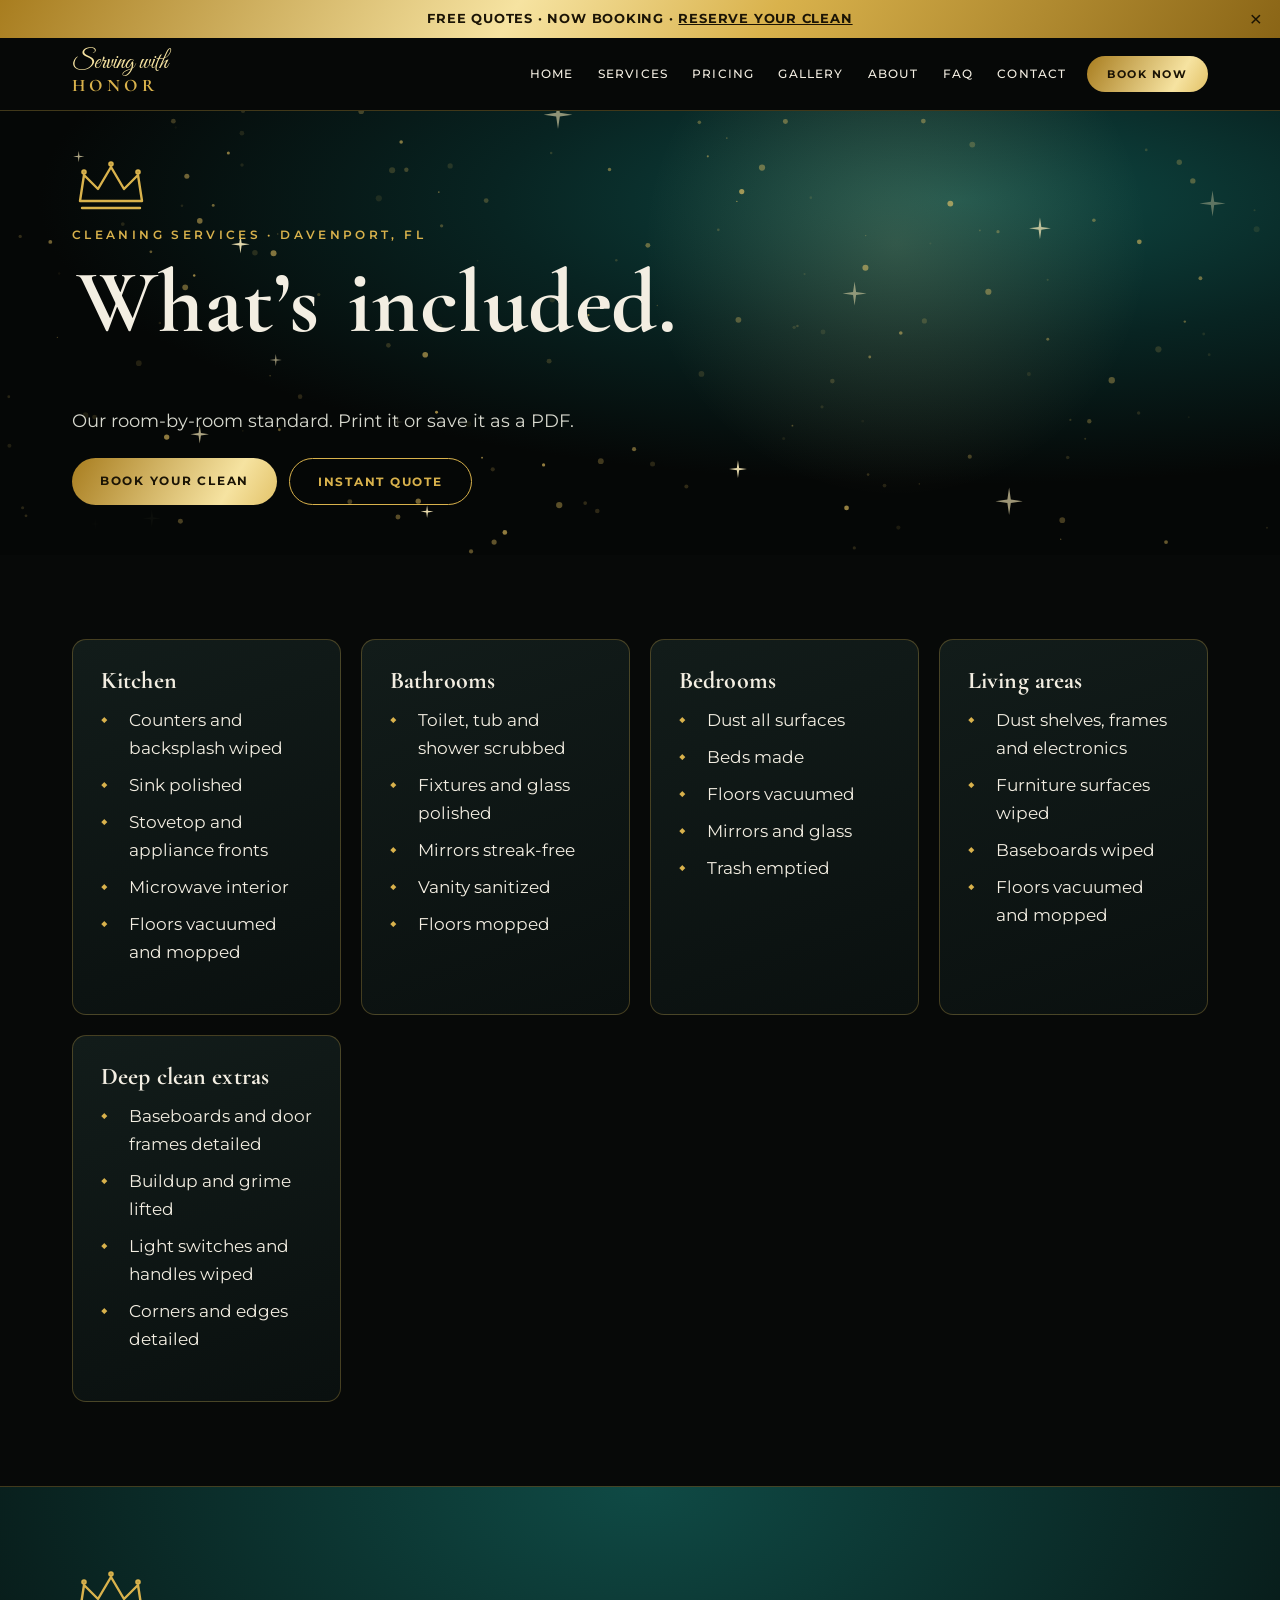
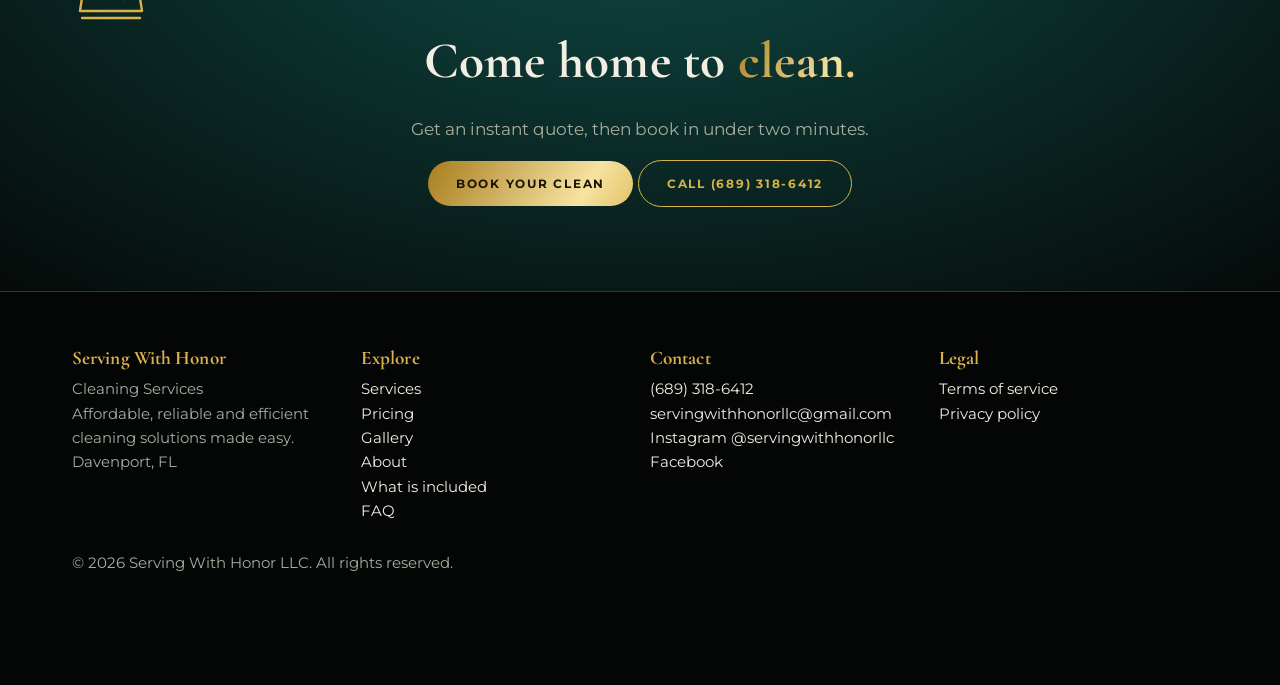
<file: checklist.html>
<!doctype html>
<html lang="en">
  <head>
    <meta charset="utf-8" />
    <meta
      name="viewport"
      content="width=device-width, initial-scale=1, viewport-fit=cover"
    />
    <title>What’s Included | Serving With Honor</title>
    <meta
      name="description"
      content="Our room-by-room cleaning checklist."
    />
    <meta
      name="theme-color"
      content="#070908"
    />
    <meta
      property="og:image"
      content="images/flier.jpg"
    />
    <meta
      property="og:title"
      content="What’s Included | Serving With Honor"
    />
    <link
      rel="preconnect"
      href="https://fonts.googleapis.com"
    />
    <link
      rel="preconnect"
      href="https://fonts.gstatic.com"
      crossorigin
    />
    <link
      href="https://fonts.googleapis.com/css2?family=Cormorant+Garamond:wght@600;700&family=Great+Vibes&family=Montserrat:wght@400;500;600;700&display=swap"
      rel="stylesheet"
    />
    <link
      rel="stylesheet"
      href="css/style.css"
    />
    <script type="application/ld+json">
      {
        "@context": "https://schema.org",
        "@type": "HouseCleaningService",
        "name": "Serving With Honor LLC",
        "telephone": "+16893186412",
        "email": "servingwithhonorllc@gmail.com",
        "slogan": "Because you deserve to come home to clean.",
        "address": {
          "@type": "PostalAddress",
          "addressLocality": "Davenport",
          "addressRegion": "FL",
          "addressCountry": "US"
        },
        "sameAs": [
          "https://www.instagram.com/servingwithhonorllc",
          "https://www.facebook.com/serving.withh.honor"
        ]
      }
    </script>
  </head>
  <body>
    <a
      class="skip"
      href="#main"
      >Skip to content</a
    >
    <div class="promo">
      FREE QUOTES · NOW BOOKING ·
      <a href="book.html#form"><b>RESERVE YOUR CLEAN</b></a
      ><button aria-label="Close banner">×</button>
    </div>
    <header class="top">
      <div class="wrap">
        <a
          class="logo"
          href="index.html"
          ><span class="script">Serving with</span
          ><b>HONOR</b></a
        >
        <button
          class="burger"
          aria-label="Menu"
          aria-expanded="false"
        >
          Menu
        </button>
        <nav
          id="nav"
          aria-label="Main"
        >
          <a href="index.html">Home</a
          ><a href="services.html">Services</a
          ><a href="pricing.html">Pricing</a
          ><a href="gallery.html">Gallery</a
          ><a href="about.html">About</a
          ><a href="faq.html">FAQ</a
          ><a href="contact.html">Contact</a
          ><a
            class="btn sm"
            href="book.html#form"
            style="margin-left: 8px"
            >Book now</a
          >
        </nav>
      </div>
    </header>
    <main id="main">
      <section class="hero short">
        <canvas
          id="fx"
          aria-hidden="true"
        ></canvas>
        <div class="spot"></div>
        <div class="wrap">
          <div>
            <svg
              class="crown"
              viewBox="0 0 78 54"
              aria-hidden="true"
            >
              <path
                d="M8 40 L12 14 L26 28 L39 6 L52 28 L66 14 L70 40 Z"
              />
              <path d="M10 47 H68" />
              <circle
                cx="39"
                cy="3"
                r="1.6"
              />
              <circle
                cx="12"
                cy="11"
                r="1.6"
              />
              <circle
                cx="66"
                cy="11"
                r="1.6"
              /></svg
            ><span
              class="eyebrow in"
              style="--d: 0.3s"
              >Cleaning Services · Davenport, FL</span
            >
            <h1 data-split>What’s included.</h1>
            <p
              class="in lead"
              style="
                --d: 1.3s;
                font-size: 1.15rem;
                color: #d8d9cf;
              "
            >
              Our room-by-room standard. Print it or save it
              as a PDF.
            </p>
            <div
              class="in"
              style="
                --d: 1.5s;
                display: flex;
                gap: 12px;
                flex-wrap: wrap;
                margin-top: 22px;
              "
            >
              <a
                class="btn"
                href="book.html#form"
                >Book your clean</a
              ><a
                class="btn ghost"
                href="pricing.html#quote"
                >Instant quote</a
              >
            </div>
          </div>
        </div>
      </section>
      <section class="sec">
        <div class="wrap">
          <div class="grid">
            <div class="card rv">
              <h3>Kitchen</h3>
              <ul class="tick">
                <li>Counters and backsplash wiped</li>
                <li>Sink polished</li>
                <li>Stovetop and appliance fronts</li>
                <li>Microwave interior</li>
                <li>Floors vacuumed and mopped</li>
              </ul>
            </div>
            <div class="card rv">
              <h3>Bathrooms</h3>
              <ul class="tick">
                <li>Toilet, tub and shower scrubbed</li>
                <li>Fixtures and glass polished</li>
                <li>Mirrors streak-free</li>
                <li>Vanity sanitized</li>
                <li>Floors mopped</li>
              </ul>
            </div>
            <div class="card rv">
              <h3>Bedrooms</h3>
              <ul class="tick">
                <li>Dust all surfaces</li>
                <li>Beds made</li>
                <li>Floors vacuumed</li>
                <li>Mirrors and glass</li>
                <li>Trash emptied</li>
              </ul>
            </div>
            <div class="card rv">
              <h3>Living areas</h3>
              <ul class="tick">
                <li>
                  Dust shelves, frames and electronics
                </li>
                <li>Furniture surfaces wiped</li>
                <li>Baseboards wiped</li>
                <li>Floors vacuumed and mopped</li>
              </ul>
            </div>
            <div class="card rv">
              <h3>Deep clean extras</h3>
              <ul class="tick">
                <li>Baseboards and door frames detailed</li>
                <li>Buildup and grime lifted</li>
                <li>Light switches and handles wiped</li>
                <li>Corners and edges detailed</li>
              </ul>
            </div>
          </div>
        </div>
      </section>
    </main>
    <section class="band">
      <div class="wrap">
        <svg
          class="crown"
          viewBox="0 0 78 54"
          aria-hidden="true"
        >
          <path
            d="M8 40 L12 14 L26 28 L39 6 L52 28 L66 14 L70 40 Z"
          />
          <path d="M10 47 H68" />
          <circle
            cx="39"
            cy="3"
            r="1.6"
          />
          <circle
            cx="12"
            cy="11"
            r="1.6"
          />
          <circle
            cx="66"
            cy="11"
            r="1.6"
          />
        </svg>
        <h2>
          Come home to <span class="gold">clean.</span>
        </h2>
        <p>
          Get an instant quote, then book in under two
          minutes.
        </p>
        <a
          class="btn"
          href="book.html#form"
          >Book your clean</a
        >
        <a
          class="btn ghost"
          href="tel:+16893186412"
          >Call (689) 318-6412</a
        >
      </div>
    </section>
    <footer>
      <div class="wrap grid">
        <div>
          <h3>Serving With Honor</h3>
          <p>
            Cleaning Services<br />Affordable, reliable and
            efficient cleaning solutions made easy.<br />Davenport,
            FL
          </p>
        </div>
        <div>
          <h3>Explore</h3>
          <a href="services.html">Services</a><br /><a
            href="pricing.html"
            >Pricing</a
          ><br /><a href="gallery.html">Gallery</a><br /><a
            href="about.html"
            >About</a
          ><br /><a href="checklist.html"
            >What is included</a
          ><br /><a href="faq.html">FAQ</a>
        </div>
        <div>
          <h3>Contact</h3>
          <a href="tel:+16893186412">(689) 318-6412</a
          ><br /><a
            href="mailto:servingwithhonorllc@gmail.com"
            >servingwithhonorllc@gmail.com</a
          ><br /><a
            href="https://www.instagram.com/servingwithhonorllc"
            rel="noopener"
            >Instagram @servingwithhonorllc</a
          ><br /><a
            href="https://www.facebook.com/serving.withh.honor"
            rel="noopener"
            >Facebook</a
          >
        </div>
        <div>
          <h3>Legal</h3>
          <a href="terms.html">Terms of service</a><br /><a
            href="privacy.html"
            >Privacy policy</a
          >
        </div>
      </div>
      <div
        class="wrap"
        style="margin-top: 28px"
      >
        © <span data-year></span> Serving With Honor LLC.
        All rights reserved.
      </div>
    </footer>
    <div class="sticky">
      <a
        class="btn"
        href="tel:+16893186412"
        >Call</a
      ><a
        class="btn ghost"
        href="book.html#form"
        >Book now</a
      >
    </div>
    <div
      class="modal"
      id="pop"
      role="dialog"
      aria-modal="true"
      aria-label="Free quote"
    >
      <div class="card">
        <button
          class="x"
          aria-label="Close"
        >
          ×
        </button>
        <h3>Leaving so soon?</h3>
        <p>
          See your price in ten seconds. No account, no
          obligation.
        </p>
        <a
          class="btn"
          href="index.html#quote"
          >Get my price</a
        >
        <button
          class="btn ghost sm"
          data-close
        >
          No thanks
        </button>
      </div>
    </div>
    <script src="js/script.js"></script>
  </body>
</html>
</file>
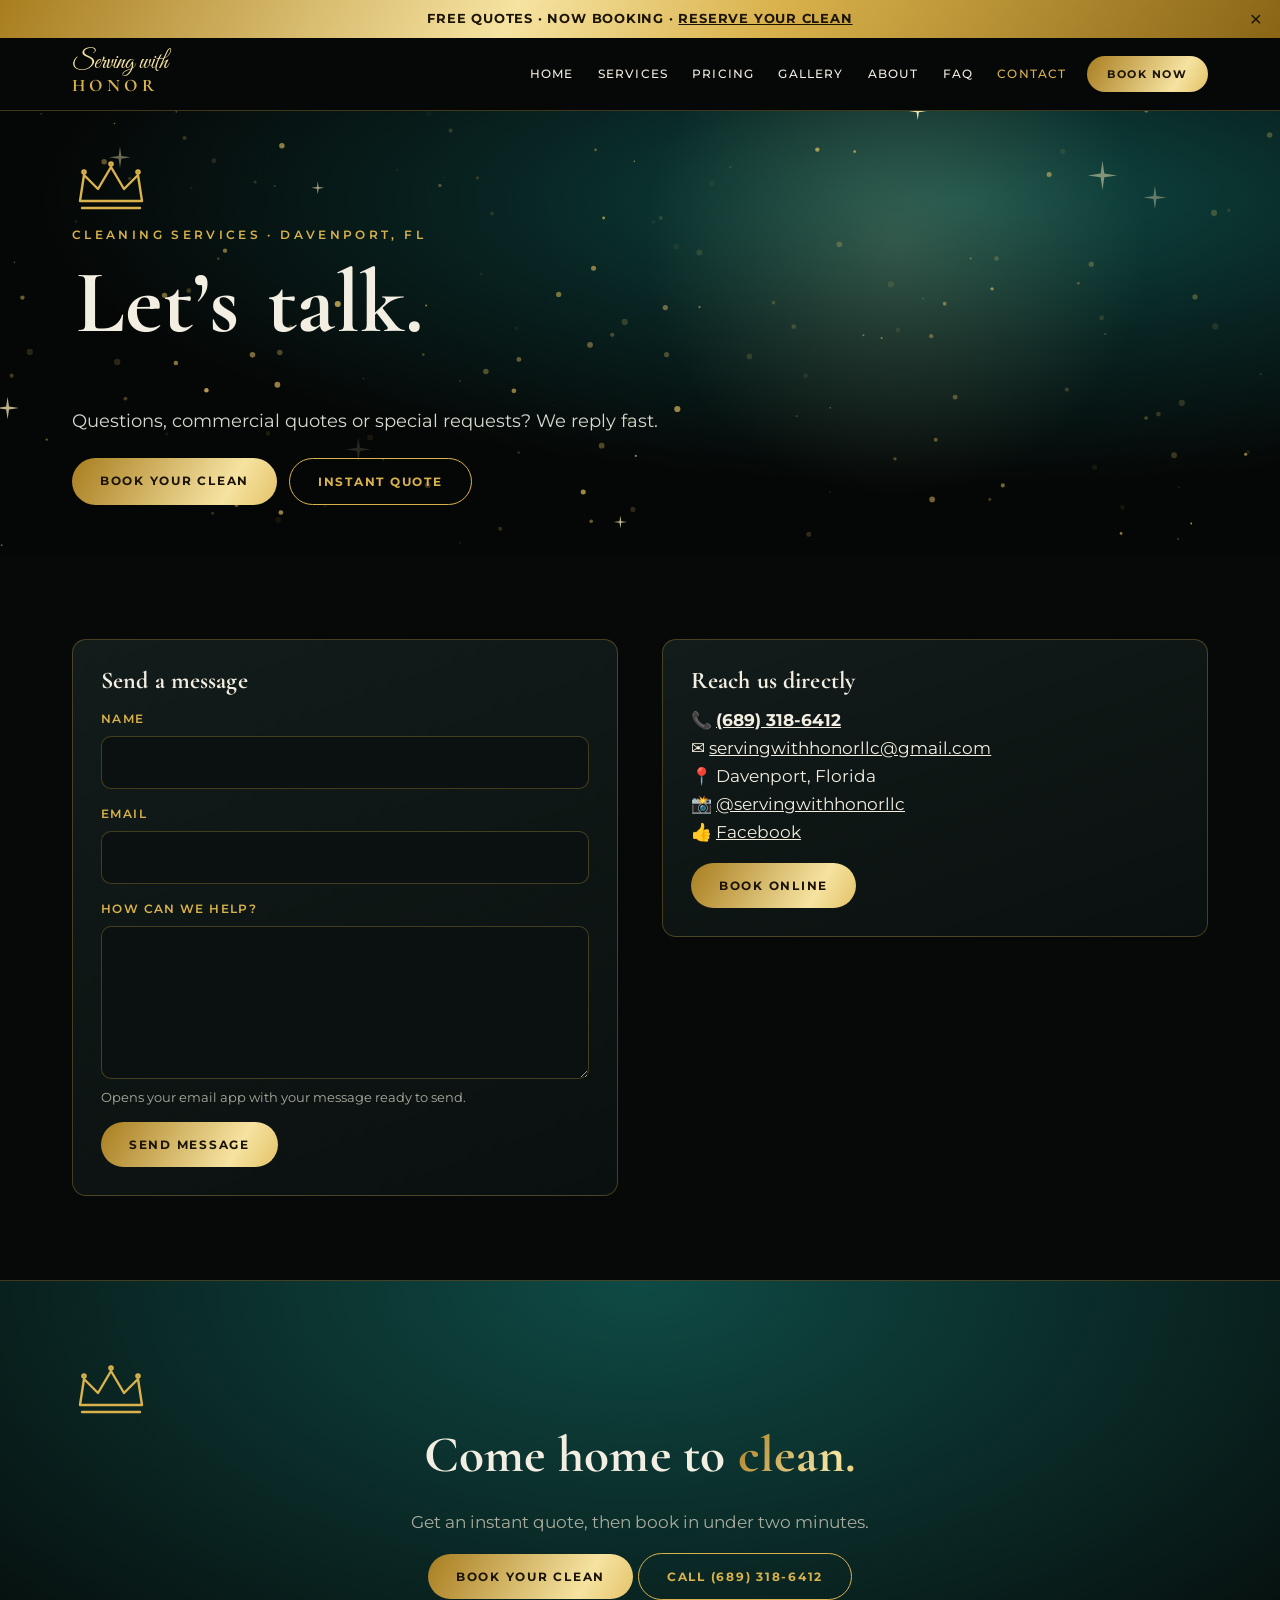
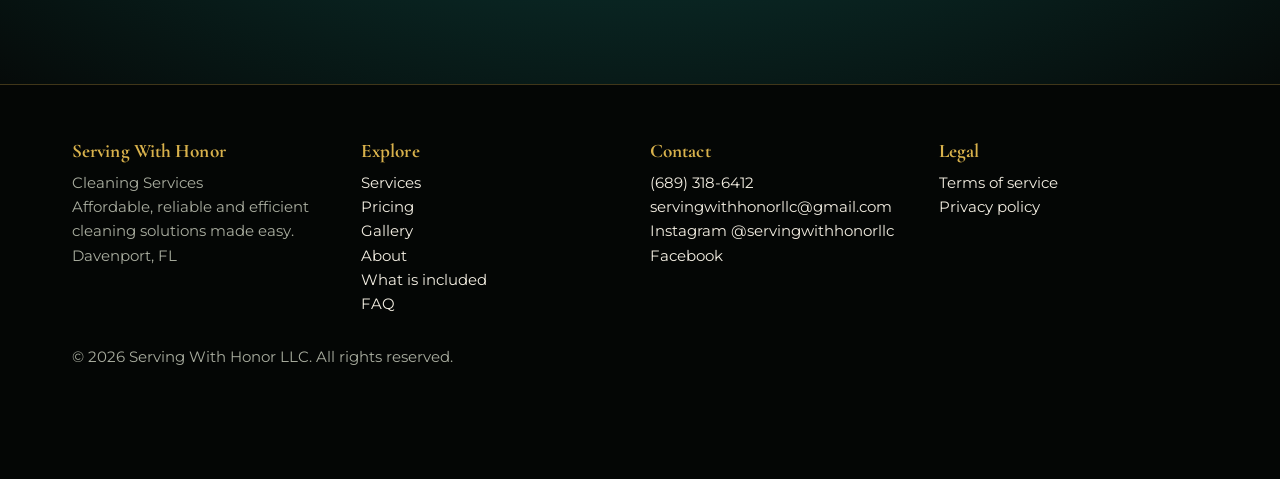
<file: contact.html>
<!doctype html>
<html lang="en">
  <head>
    <meta charset="utf-8" />
    <meta
      name="viewport"
      content="width=device-width, initial-scale=1, viewport-fit=cover"
    />
    <title>Contact | Serving With Honor</title>
    <meta
      name="description"
      content="Call, text, email or message Serving With Honor."
    />
    <meta
      name="theme-color"
      content="#070908"
    />
    <meta
      property="og:image"
      content="images/flier.jpg"
    />
    <meta
      property="og:title"
      content="Contact | Serving With Honor"
    />
    <link
      rel="preconnect"
      href="https://fonts.googleapis.com"
    />
    <link
      rel="preconnect"
      href="https://fonts.gstatic.com"
      crossorigin
    />
    <link
      href="https://fonts.googleapis.com/css2?family=Cormorant+Garamond:wght@600;700&family=Great+Vibes&family=Montserrat:wght@400;500;600;700&display=swap"
      rel="stylesheet"
    />
    <link
      rel="stylesheet"
      href="css/style.css"
    />
    <script type="application/ld+json">
      {
        "@context": "https://schema.org",
        "@type": "HouseCleaningService",
        "name": "Serving With Honor LLC",
        "telephone": "+16893186412",
        "email": "servingwithhonorllc@gmail.com",
        "slogan": "Because you deserve to come home to clean.",
        "address": {
          "@type": "PostalAddress",
          "addressLocality": "Davenport",
          "addressRegion": "FL",
          "addressCountry": "US"
        },
        "sameAs": [
          "https://www.instagram.com/servingwithhonorllc",
          "https://www.facebook.com/serving.withh.honor"
        ]
      }
    </script>
  </head>
  <body>
    <a
      class="skip"
      href="#main"
      >Skip to content</a
    >
    <div class="promo">
      FREE QUOTES · NOW BOOKING ·
      <a href="book.html#form"><b>RESERVE YOUR CLEAN</b></a
      ><button aria-label="Close banner">×</button>
    </div>
    <header class="top">
      <div class="wrap">
        <a
          class="logo"
          href="index.html"
          ><span class="script">Serving with</span
          ><b>HONOR</b></a
        >
        <button
          class="burger"
          aria-label="Menu"
          aria-expanded="false"
        >
          Menu
        </button>
        <nav
          id="nav"
          aria-label="Main"
        >
          <a href="index.html">Home</a
          ><a href="services.html">Services</a
          ><a href="pricing.html">Pricing</a
          ><a href="gallery.html">Gallery</a
          ><a href="about.html">About</a
          ><a href="faq.html">FAQ</a
          ><a
            href="contact.html"
            class="on"
            >Contact</a
          ><a
            class="btn sm"
            href="book.html#form"
            style="margin-left: 8px"
            >Book now</a
          >
        </nav>
      </div>
    </header>
    <main id="main">
      <section class="hero short">
        <canvas
          id="fx"
          aria-hidden="true"
        ></canvas>
        <div class="spot"></div>
        <div class="wrap">
          <div>
            <svg
              class="crown"
              viewBox="0 0 78 54"
              aria-hidden="true"
            >
              <path
                d="M8 40 L12 14 L26 28 L39 6 L52 28 L66 14 L70 40 Z"
              />
              <path d="M10 47 H68" />
              <circle
                cx="39"
                cy="3"
                r="1.6"
              />
              <circle
                cx="12"
                cy="11"
                r="1.6"
              />
              <circle
                cx="66"
                cy="11"
                r="1.6"
              /></svg
            ><span
              class="eyebrow in"
              style="--d: 0.3s"
              >Cleaning Services · Davenport, FL</span
            >
            <h1 data-split>Let’s talk.</h1>
            <p
              class="in lead"
              style="
                --d: 1.3s;
                font-size: 1.15rem;
                color: #d8d9cf;
              "
            >
              Questions, commercial quotes or special
              requests? We reply fast.
            </p>
            <div
              class="in"
              style="
                --d: 1.5s;
                display: flex;
                gap: 12px;
                flex-wrap: wrap;
                margin-top: 22px;
              "
            >
              <a
                class="btn"
                href="book.html#form"
                >Book your clean</a
              ><a
                class="btn ghost"
                href="pricing.html#quote"
                >Instant quote</a
              >
            </div>
          </div>
        </div>
      </section>
      <section class="sec">
        <div
          class="wrap two"
          style="align-items: start"
        >
          <form
            class="card"
            id="cform"
          >
            <h3>Send a message</h3>
            <label for="c-n">Name</label
            ><input
              id="c-n"
              required
              autocomplete="name"
            /><label for="c-e">Email</label
            ><input
              id="c-e"
              type="email"
              required
              autocomplete="email"
            /><label for="c-m">How can we help?</label
            ><textarea
              id="c-m"
              rows="5"
              required
            ></textarea>
            <p class="note">
              Opens your email app with your message ready
              to send.
            </p>
            <button
              class="btn"
              type="submit"
            >
              Send message
            </button>
          </form>
          <div class="card">
            <h3>Reach us directly</h3>
            <p>
              📞
              <a href="tel:+16893186412"
                ><b>(689) 318-6412</b></a
              ><br />✉️
              <a href="mailto:servingwithhonorllc@gmail.com"
                >servingwithhonorllc@gmail.com</a
              ><br />📍 Davenport, Florida<br />📸
              <a
                href="https://www.instagram.com/servingwithhonorllc"
                rel="noopener"
                >@servingwithhonorllc</a
              ><br />👍
              <a
                href="https://www.facebook.com/serving.withh.honor"
                rel="noopener"
                >Facebook</a
              >
            </p>
            <a
              class="btn"
              href="book.html#form"
              >Book online</a
            >
          </div>
        </div>
      </section>
    </main>
    <section class="band">
      <div class="wrap">
        <svg
          class="crown"
          viewBox="0 0 78 54"
          aria-hidden="true"
        >
          <path
            d="M8 40 L12 14 L26 28 L39 6 L52 28 L66 14 L70 40 Z"
          />
          <path d="M10 47 H68" />
          <circle
            cx="39"
            cy="3"
            r="1.6"
          />
          <circle
            cx="12"
            cy="11"
            r="1.6"
          />
          <circle
            cx="66"
            cy="11"
            r="1.6"
          />
        </svg>
        <h2>
          Come home to <span class="gold">clean.</span>
        </h2>
        <p>
          Get an instant quote, then book in under two
          minutes.
        </p>
        <a
          class="btn"
          href="book.html#form"
          >Book your clean</a
        >
        <a
          class="btn ghost"
          href="tel:+16893186412"
          >Call (689) 318-6412</a
        >
      </div>
    </section>
    <footer>
      <div class="wrap grid">
        <div>
          <h3>Serving With Honor</h3>
          <p>
            Cleaning Services<br />Affordable, reliable and
            efficient cleaning solutions made easy.<br />Davenport,
            FL
          </p>
        </div>
        <div>
          <h3>Explore</h3>
          <a href="services.html">Services</a><br /><a
            href="pricing.html"
            >Pricing</a
          ><br /><a href="gallery.html">Gallery</a><br /><a
            href="about.html"
            >About</a
          ><br /><a href="checklist.html"
            >What is included</a
          ><br /><a href="faq.html">FAQ</a>
        </div>
        <div>
          <h3>Contact</h3>
          <a href="tel:+16893186412">(689) 318-6412</a
          ><br /><a
            href="mailto:servingwithhonorllc@gmail.com"
            >servingwithhonorllc@gmail.com</a
          ><br /><a
            href="https://www.instagram.com/servingwithhonorllc"
            rel="noopener"
            >Instagram @servingwithhonorllc</a
          ><br /><a
            href="https://www.facebook.com/serving.withh.honor"
            rel="noopener"
            >Facebook</a
          >
        </div>
        <div>
          <h3>Legal</h3>
          <a href="terms.html">Terms of service</a><br /><a
            href="privacy.html"
            >Privacy policy</a
          >
        </div>
      </div>
      <div
        class="wrap"
        style="margin-top: 28px"
      >
        © <span data-year></span> Serving With Honor LLC.
        All rights reserved.
      </div>
    </footer>
    <div class="sticky">
      <a
        class="btn"
        href="tel:+16893186412"
        >Call</a
      ><a
        class="btn ghost"
        href="book.html#form"
        >Book now</a
      >
    </div>
    <div
      class="modal"
      id="pop"
      role="dialog"
      aria-modal="true"
      aria-label="Free quote"
    >
      <div class="card">
        <button
          class="x"
          aria-label="Close"
        >
          ×
        </button>
        <h3>Leaving so soon?</h3>
        <p>
          See your price in ten seconds. No account, no
          obligation.
        </p>
        <a
          class="btn"
          href="index.html#quote"
          >Get my price</a
        >
        <button
          class="btn ghost sm"
          data-close
        >
          No thanks
        </button>
      </div>
    </div>
    <script src="js/script.js"></script>
  </body>
</html>
</file>
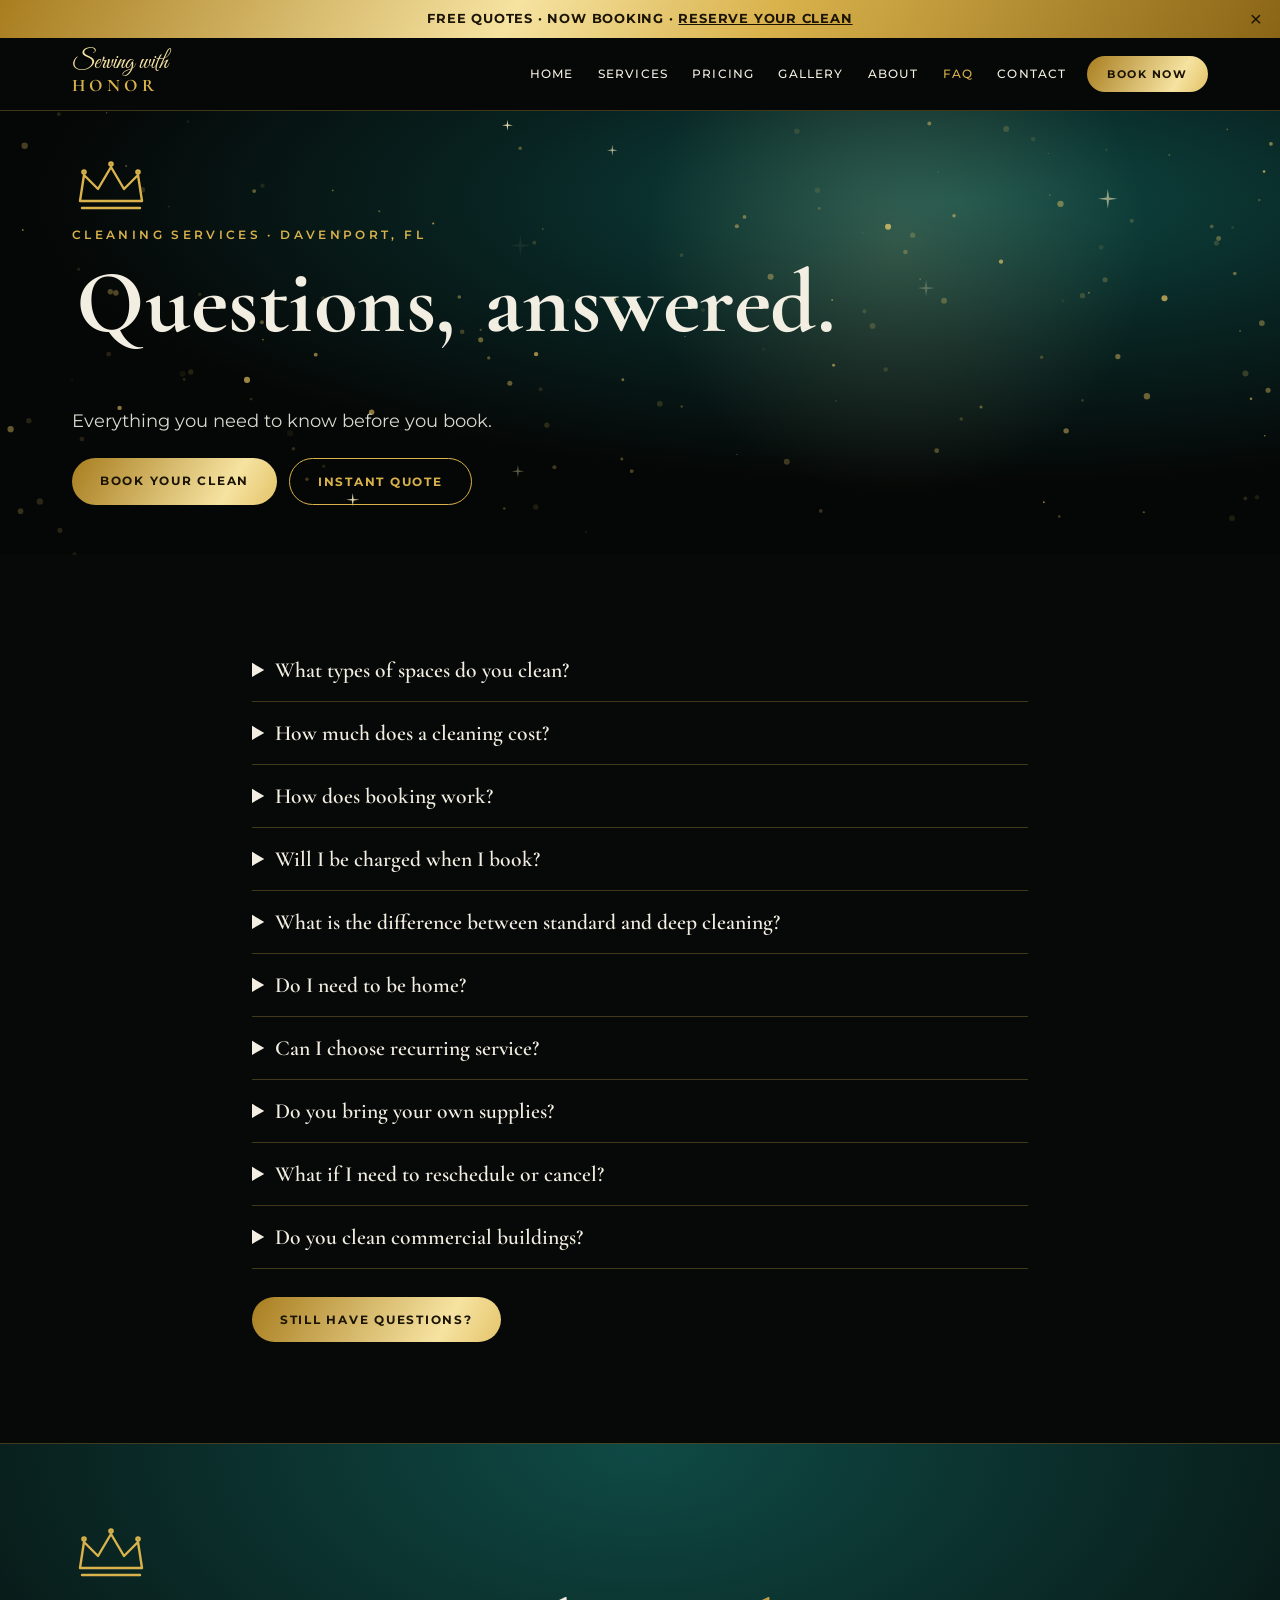
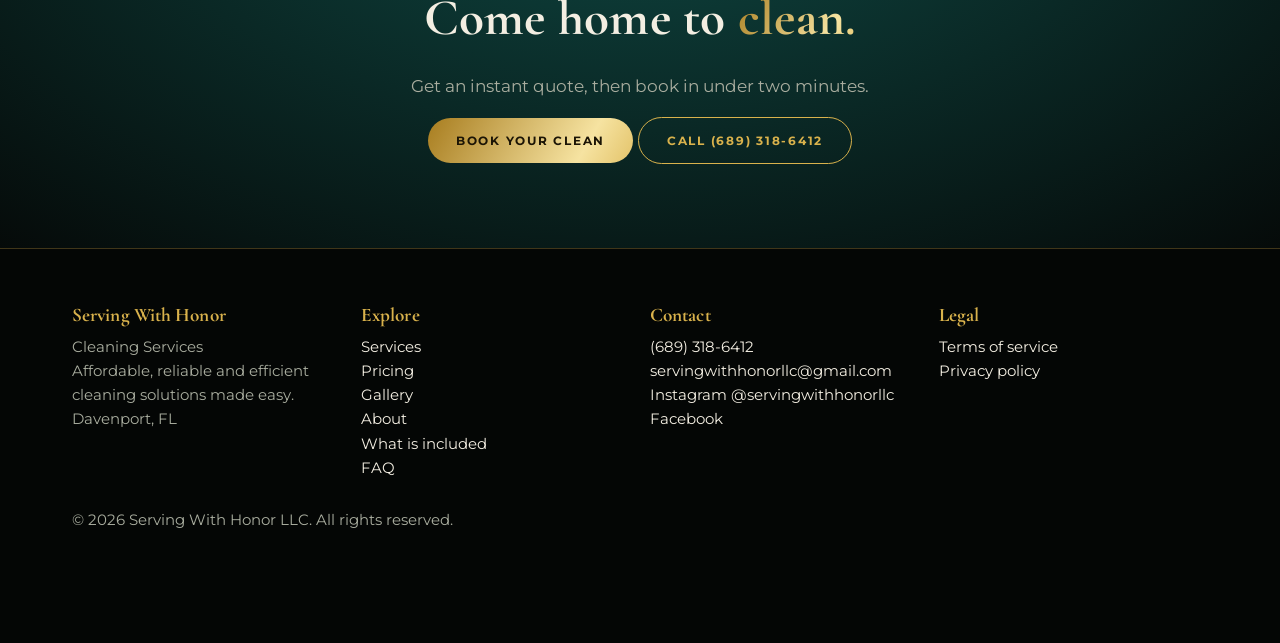
<file: faq.html>
<!doctype html>
<html lang="en">
  <head>
    <meta charset="utf-8" />
    <meta
      name="viewport"
      content="width=device-width, initial-scale=1, viewport-fit=cover"
    />
    <title>FAQ | Serving With Honor</title>
    <meta
      name="description"
      content="Answers about pricing, booking and what to expect."
    />
    <meta
      name="theme-color"
      content="#070908"
    />
    <meta
      property="og:image"
      content="images/flier.jpg"
    />
    <meta
      property="og:title"
      content="FAQ | Serving With Honor"
    />
    <link
      rel="preconnect"
      href="https://fonts.googleapis.com"
    />
    <link
      rel="preconnect"
      href="https://fonts.gstatic.com"
      crossorigin
    />
    <link
      href="https://fonts.googleapis.com/css2?family=Cormorant+Garamond:wght@600;700&family=Great+Vibes&family=Montserrat:wght@400;500;600;700&display=swap"
      rel="stylesheet"
    />
    <link
      rel="stylesheet"
      href="css/style.css"
    />
    <script type="application/ld+json">
      {
        "@context": "https://schema.org",
        "@type": "HouseCleaningService",
        "name": "Serving With Honor LLC",
        "telephone": "+16893186412",
        "email": "servingwithhonorllc@gmail.com",
        "slogan": "Because you deserve to come home to clean.",
        "address": {
          "@type": "PostalAddress",
          "addressLocality": "Davenport",
          "addressRegion": "FL",
          "addressCountry": "US"
        },
        "sameAs": [
          "https://www.instagram.com/servingwithhonorllc",
          "https://www.facebook.com/serving.withh.honor"
        ]
      }
    </script>
  </head>
  <body>
    <a
      class="skip"
      href="#main"
      >Skip to content</a
    >
    <div class="promo">
      FREE QUOTES · NOW BOOKING ·
      <a href="book.html#form"><b>RESERVE YOUR CLEAN</b></a
      ><button aria-label="Close banner">×</button>
    </div>
    <header class="top">
      <div class="wrap">
        <a
          class="logo"
          href="index.html"
          ><span class="script">Serving with</span
          ><b>HONOR</b></a
        >
        <button
          class="burger"
          aria-label="Menu"
          aria-expanded="false"
        >
          Menu
        </button>
        <nav
          id="nav"
          aria-label="Main"
        >
          <a href="index.html">Home</a
          ><a href="services.html">Services</a
          ><a href="pricing.html">Pricing</a
          ><a href="gallery.html">Gallery</a
          ><a href="about.html">About</a
          ><a
            href="faq.html"
            class="on"
            >FAQ</a
          ><a href="contact.html">Contact</a
          ><a
            class="btn sm"
            href="book.html#form"
            style="margin-left: 8px"
            >Book now</a
          >
        </nav>
      </div>
    </header>
    <main id="main">
      <section class="hero short">
        <canvas
          id="fx"
          aria-hidden="true"
        ></canvas>
        <div class="spot"></div>
        <div class="wrap">
          <div>
            <svg
              class="crown"
              viewBox="0 0 78 54"
              aria-hidden="true"
            >
              <path
                d="M8 40 L12 14 L26 28 L39 6 L52 28 L66 14 L70 40 Z"
              />
              <path d="M10 47 H68" />
              <circle
                cx="39"
                cy="3"
                r="1.6"
              />
              <circle
                cx="12"
                cy="11"
                r="1.6"
              />
              <circle
                cx="66"
                cy="11"
                r="1.6"
              /></svg
            ><span
              class="eyebrow in"
              style="--d: 0.3s"
              >Cleaning Services · Davenport, FL</span
            >
            <h1 data-split>Questions, answered.</h1>
            <p
              class="in lead"
              style="
                --d: 1.3s;
                font-size: 1.15rem;
                color: #d8d9cf;
              "
            >
              Everything you need to know before you book.
            </p>
            <div
              class="in"
              style="
                --d: 1.5s;
                display: flex;
                gap: 12px;
                flex-wrap: wrap;
                margin-top: 22px;
              "
            >
              <a
                class="btn"
                href="book.html#form"
                >Book your clean</a
              ><a
                class="btn ghost"
                href="pricing.html#quote"
                >Instant quote</a
              >
            </div>
          </div>
        </div>
      </section>
      <section class="sec">
        <div
          class="wrap"
          style="max-width: 820px"
        >
          <details>
            <summary>
              What types of spaces do you clean?
            </summary>
            <p>
              Private houses, Airbnbs, salons, apartments
              and commercial buildings.
            </p>
          </details>
          <details>
            <summary>
              How much does a cleaning cost?
            </summary>
            <p>
              Standard cleaning starts at $125 and deep
              cleaning at $155. Bathroom-only cleaning is
              $65 standard or $80 deep. Use the instant
              calculator for your estimate.
            </p>
          </details>
          <details>
            <summary>How does booking work?</summary>
            <p>
              Choose your service, add details and book
              online. You receive an emailed invoice and our
              team receives your request, then we confirm
              your appointment.
            </p>
          </details>
          <details>
            <summary>
              Will I be charged when I book?
            </summary>
            <p>
              Booking sends your request and invoice.
              Payment is collected as described on your
              invoice.
            </p>
          </details>
          <details>
            <summary>
              What is the difference between standard and
              deep cleaning?
            </summary>
            <p>
              Standard keeps a clean space maintained. Deep
              cleaning goes further on buildup, baseboards,
              corners and detail areas.
            </p>
          </details>
          <details>
            <summary>Do I need to be home?</summary>
            <p>
              No. Share access instructions in the booking
              form and we will confirm them with you.
            </p>
          </details>
          <details>
            <summary>
              Can I choose recurring service?
            </summary>
            <p>
              Yes. Weekly, bi-weekly and monthly clients
              save on standard cleaning.
            </p>
          </details>
          <details>
            <summary>
              Do you bring your own supplies?
            </summary>
            <p>
              Yes. We bring our own products and equipment,
              including eco-friendly options.
            </p>
          </details>
          <details>
            <summary>
              What if I need to reschedule or cancel?
            </summary>
            <p>
              Please contact us as early as possible. See
              our terms for details.
            </p>
          </details>
          <details>
            <summary>
              Do you clean commercial buildings?
            </summary>
            <p>
              Yes. We quote commercial work after a short
              walk-through.
            </p>
          </details>
          <p style="margin-top: 28px">
            <a
              class="btn"
              href="contact.html"
              >Still have questions?</a
            >
          </p>
        </div>
      </section>
    </main>
    <section class="band">
      <div class="wrap">
        <svg
          class="crown"
          viewBox="0 0 78 54"
          aria-hidden="true"
        >
          <path
            d="M8 40 L12 14 L26 28 L39 6 L52 28 L66 14 L70 40 Z"
          />
          <path d="M10 47 H68" />
          <circle
            cx="39"
            cy="3"
            r="1.6"
          />
          <circle
            cx="12"
            cy="11"
            r="1.6"
          />
          <circle
            cx="66"
            cy="11"
            r="1.6"
          />
        </svg>
        <h2>
          Come home to <span class="gold">clean.</span>
        </h2>
        <p>
          Get an instant quote, then book in under two
          minutes.
        </p>
        <a
          class="btn"
          href="book.html#form"
          >Book your clean</a
        >
        <a
          class="btn ghost"
          href="tel:+16893186412"
          >Call (689) 318-6412</a
        >
      </div>
    </section>
    <footer>
      <div class="wrap grid">
        <div>
          <h3>Serving With Honor</h3>
          <p>
            Cleaning Services<br />Affordable, reliable and
            efficient cleaning solutions made easy.<br />Davenport,
            FL
          </p>
        </div>
        <div>
          <h3>Explore</h3>
          <a href="services.html">Services</a><br /><a
            href="pricing.html"
            >Pricing</a
          ><br /><a href="gallery.html">Gallery</a><br /><a
            href="about.html"
            >About</a
          ><br /><a href="checklist.html"
            >What is included</a
          ><br /><a href="faq.html">FAQ</a>
        </div>
        <div>
          <h3>Contact</h3>
          <a href="tel:+16893186412">(689) 318-6412</a
          ><br /><a
            href="mailto:servingwithhonorllc@gmail.com"
            >servingwithhonorllc@gmail.com</a
          ><br /><a
            href="https://www.instagram.com/servingwithhonorllc"
            rel="noopener"
            >Instagram @servingwithhonorllc</a
          ><br /><a
            href="https://www.facebook.com/serving.withh.honor"
            rel="noopener"
            >Facebook</a
          >
        </div>
        <div>
          <h3>Legal</h3>
          <a href="terms.html">Terms of service</a><br /><a
            href="privacy.html"
            >Privacy policy</a
          >
        </div>
      </div>
      <div
        class="wrap"
        style="margin-top: 28px"
      >
        © <span data-year></span> Serving With Honor LLC.
        All rights reserved.
      </div>
    </footer>
    <div class="sticky">
      <a
        class="btn"
        href="tel:+16893186412"
        >Call</a
      ><a
        class="btn ghost"
        href="book.html#form"
        >Book now</a
      >
    </div>
    <div
      class="modal"
      id="pop"
      role="dialog"
      aria-modal="true"
      aria-label="Free quote"
    >
      <div class="card">
        <button
          class="x"
          aria-label="Close"
        >
          ×
        </button>
        <h3>Leaving so soon?</h3>
        <p>
          See your price in ten seconds. No account, no
          obligation.
        </p>
        <a
          class="btn"
          href="index.html#quote"
          >Get my price</a
        >
        <button
          class="btn ghost sm"
          data-close
        >
          No thanks
        </button>
      </div>
    </div>
    <script src="js/script.js"></script>
  </body>
</html>
</file>
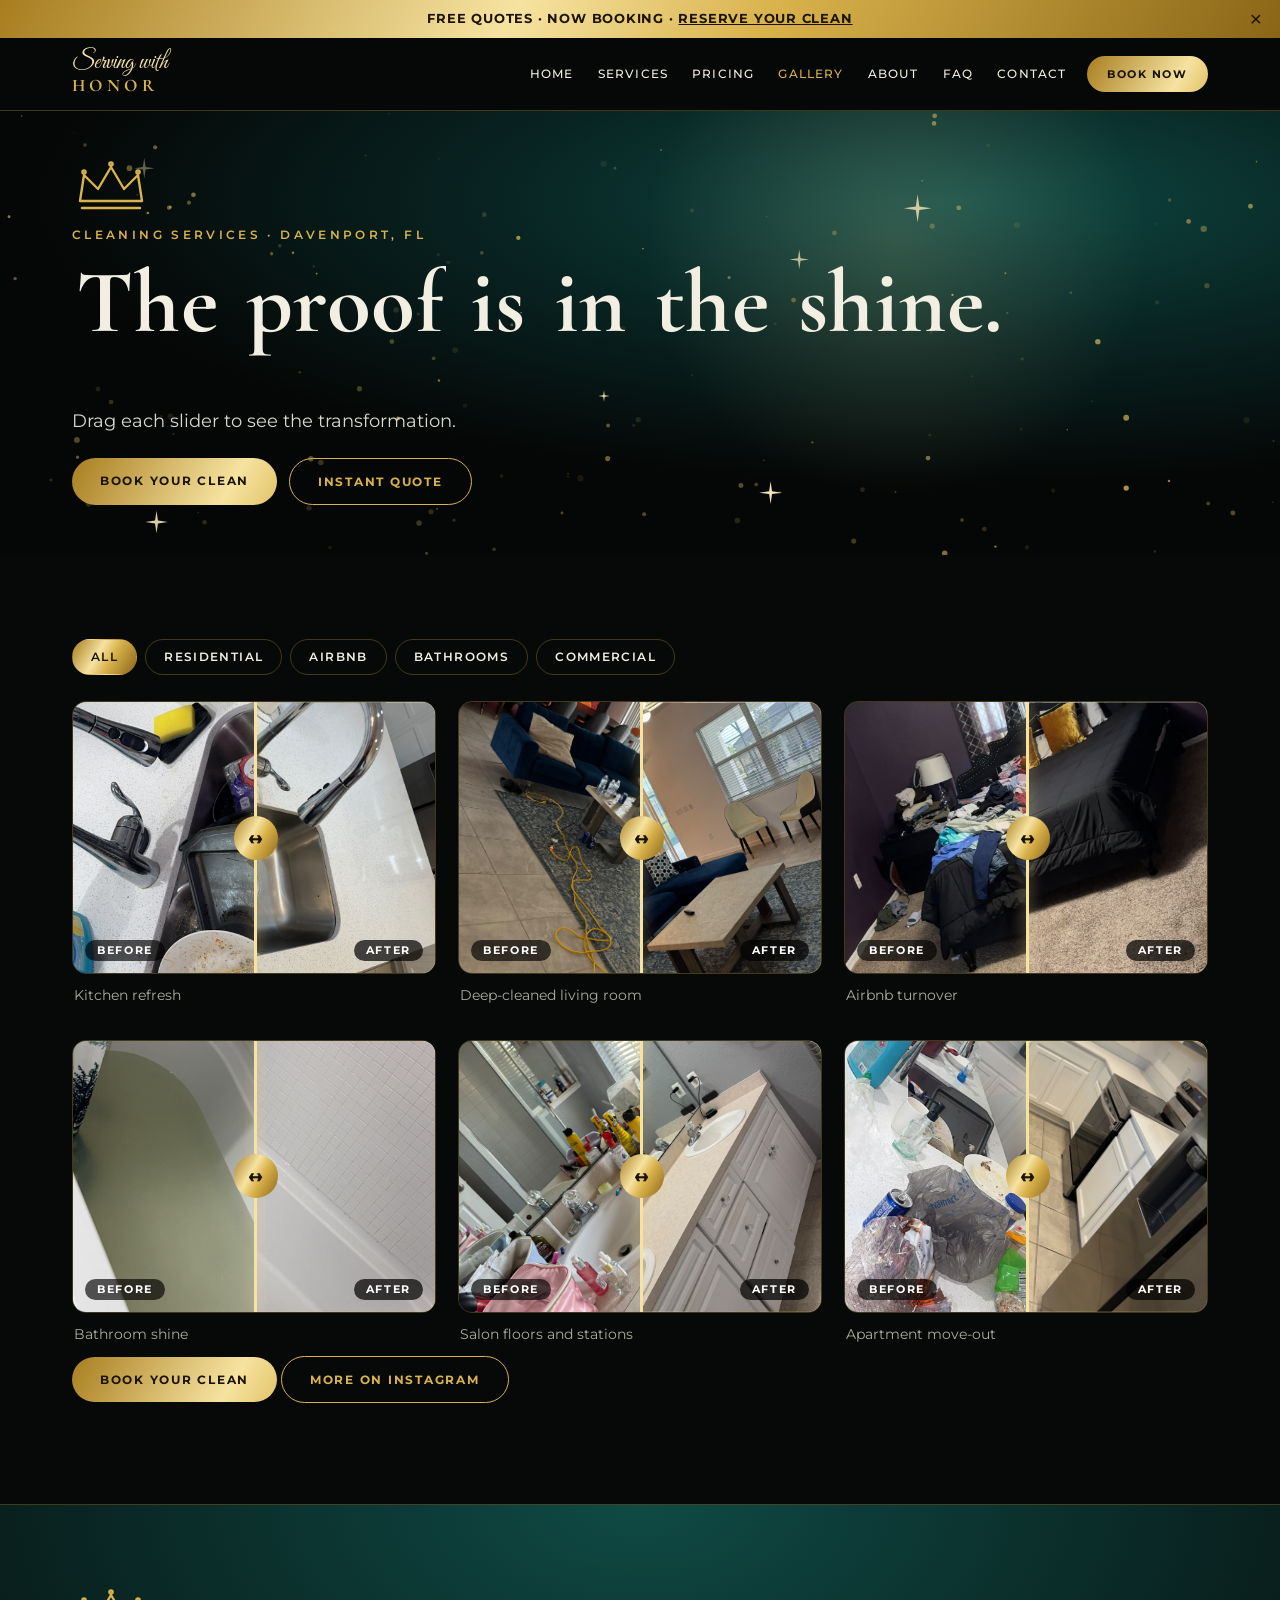
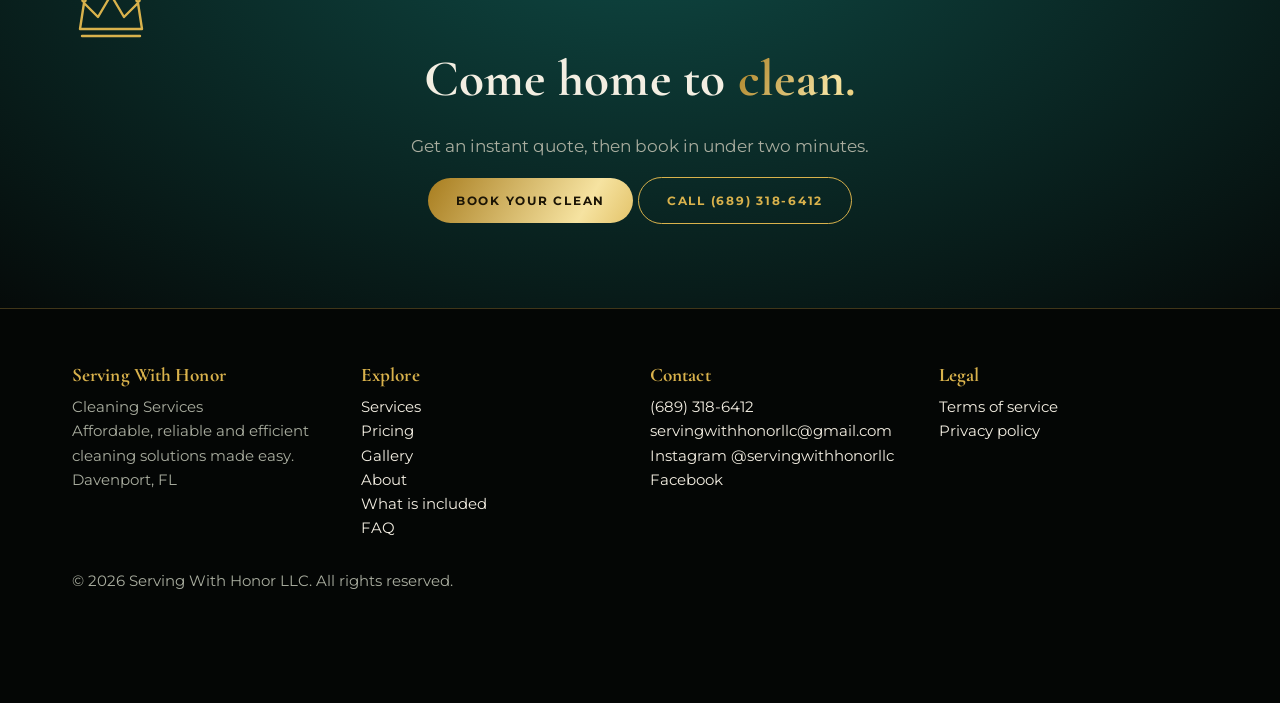
<file: gallery.html>
<!doctype html>
<html lang="en">
  <head>
    <meta charset="utf-8" />
    <meta
      name="viewport"
      content="width=device-width, initial-scale=1, viewport-fit=cover"
    />
    <title>
      Before & After Gallery | Serving With Honor
    </title>
    <meta
      name="description"
      content="See real before and after cleaning results."
    />
    <meta
      name="theme-color"
      content="#070908"
    />
    <meta
      property="og:image"
      content="images/flier.jpg"
    />
    <meta
      property="og:title"
      content="Before & After Gallery | Serving With Honor"
    />
    <link
      rel="preconnect"
      href="https://fonts.googleapis.com"
    />
    <link
      rel="preconnect"
      href="https://fonts.gstatic.com"
      crossorigin
    />
    <link
      href="https://fonts.googleapis.com/css2?family=Cormorant+Garamond:wght@600;700&family=Great+Vibes&family=Montserrat:wght@400;500;600;700&display=swap"
      rel="stylesheet"
    />
    <link
      rel="stylesheet"
      href="css/style.css"
    />
    <script type="application/ld+json">
      {
        "@context": "https://schema.org",
        "@type": "HouseCleaningService",
        "name": "Serving With Honor LLC",
        "telephone": "+16893186412",
        "email": "servingwithhonorllc@gmail.com",
        "slogan": "Because you deserve to come home to clean.",
        "address": {
          "@type": "PostalAddress",
          "addressLocality": "Davenport",
          "addressRegion": "FL",
          "addressCountry": "US"
        },
        "sameAs": [
          "https://www.instagram.com/servingwithhonorllc",
          "https://www.facebook.com/serving.withh.honor"
        ]
      }
    </script>
  </head>
  <body>
    <a
      class="skip"
      href="#main"
      >Skip to content</a
    >
    <div class="promo">
      FREE QUOTES · NOW BOOKING ·
      <a href="book.html#form"><b>RESERVE YOUR CLEAN</b></a
      ><button aria-label="Close banner">×</button>
    </div>
    <header class="top">
      <div class="wrap">
        <a
          class="logo"
          href="index.html"
          ><span class="script">Serving with</span
          ><b>HONOR</b></a
        >
        <button
          class="burger"
          aria-label="Menu"
          aria-expanded="false"
        >
          Menu
        </button>
        <nav
          id="nav"
          aria-label="Main"
        >
          <a href="index.html">Home</a
          ><a href="services.html">Services</a
          ><a href="pricing.html">Pricing</a
          ><a
            href="gallery.html"
            class="on"
            >Gallery</a
          ><a href="about.html">About</a
          ><a href="faq.html">FAQ</a
          ><a href="contact.html">Contact</a
          ><a
            class="btn sm"
            href="book.html#form"
            style="margin-left: 8px"
            >Book now</a
          >
        </nav>
      </div>
    </header>
    <main id="main">
      <section class="hero short">
        <canvas
          id="fx"
          aria-hidden="true"
        ></canvas>
        <div class="spot"></div>
        <div class="wrap">
          <div>
            <svg
              class="crown"
              viewBox="0 0 78 54"
              aria-hidden="true"
            >
              <path
                d="M8 40 L12 14 L26 28 L39 6 L52 28 L66 14 L70 40 Z"
              />
              <path d="M10 47 H68" />
              <circle
                cx="39"
                cy="3"
                r="1.6"
              />
              <circle
                cx="12"
                cy="11"
                r="1.6"
              />
              <circle
                cx="66"
                cy="11"
                r="1.6"
              /></svg
            ><span
              class="eyebrow in"
              style="--d: 0.3s"
              >Cleaning Services · Davenport, FL</span
            >
            <h1 data-split>The proof is in the shine.</h1>
            <p
              class="in lead"
              style="
                --d: 1.3s;
                font-size: 1.15rem;
                color: #d8d9cf;
              "
            >
              Drag each slider to see the transformation.
            </p>
            <div
              class="in"
              style="
                --d: 1.5s;
                display: flex;
                gap: 12px;
                flex-wrap: wrap;
                margin-top: 22px;
              "
            >
              <a
                class="btn"
                href="book.html#form"
                >Book your clean</a
              ><a
                class="btn ghost"
                href="pricing.html#quote"
                >Instant quote</a
              >
            </div>
          </div>
        </div>
      </section>
      <section class="sec">
        <div class="wrap">
          <div class="filters">
            <button
              class="on"
              data-f="all"
            >
              All
            </button>
            <button data-f="residential">
              Residential
            </button>
            <button data-f="airbnb">Airbnb</button>
            <button data-f="bathroom">Bathrooms</button>
            <button data-f="commercial">Commercial</button>
          </div>
          <div class="gal">
            <figure
              class="rv"
              data-c="residential"
            >
              <div
                class="ba"
                style="--p: 50%"
              >
                <div class="b">
                  <img
                    src="images/hclean1.jfif"
                    alt="Kitchen refresh before cleaning"
                    loading="lazy"
                  />Before <span class="lbl">Before</span>
                </div>
                <div class="a">
                  <img
                    src="images/hclean2.jfif"
                    alt="Kitchen refresh after cleaning"
                    loading="lazy"
                  />After <span class="lbl">After</span>
                </div>
                <div class="bar"></div>
                <input
                  type="range"
                  min="0"
                  max="100"
                  value="50"
                  aria-label="Drag to compare Kitchen refresh before and after"
                />
              </div>
              <figcaption>Kitchen refresh</figcaption>
            </figure>
            <figure
              class="rv"
              data-c="residential"
            >
              <div
                class="ba"
                style="--p: 50%"
              >
                <div class="b">
                  <img
                    src="images/clean1.jfif"
                    alt="Deep-cleaned living room before cleaning"
                    loading="lazy"
                  />Before <span class="lbl">Before</span>
                </div>
                <div class="a">
                  <img
                    src="images/clean2.jfif"
                    alt="Deep-cleaned living room after cleaning"
                    loading="lazy"
                  />After <span class="lbl">After</span>
                </div>
                <div class="bar"></div>
                <input
                  type="range"
                  min="0"
                  max="100"
                  value="50"
                  aria-label="Drag to compare Deep-cleaned living room before and after"
                />
              </div>
              <figcaption>
                Deep-cleaned living room
              </figcaption>
            </figure>
            <figure
              class="rv"
              data-c="airbnb"
            >
              <div
                class="ba"
                style="--p: 50%"
              >
                <div class="b">
                  <img
                    src="images/clean11.jfif"
                    alt="Airbnb turnover before cleaning"
                    loading="lazy"
                  />Before <span class="lbl">Before</span>
                </div>
                <div class="a">
                  <img
                    src="images/clean22.jfif"
                    alt="Airbnb turnover after cleaning"
                    loading="lazy"
                  />After <span class="lbl">After</span>
                </div>
                <div class="bar"></div>
                <input
                  type="range"
                  min="0"
                  max="100"
                  value="50"
                  aria-label="Drag to compare Airbnb turnover before and after"
                />
              </div>
              <figcaption>Airbnb turnover</figcaption>
            </figure>
            <figure
              class="rv"
              data-c="bathroom"
            >
              <div
                class="ba"
                style="--p: 50%"
              >
                <div class="b">
                  <img
                    src="images/cleaning1.jfif"
                    alt="Bathroom shine before cleaning"
                    loading="lazy"
                  />Before <span class="lbl">Before</span>
                </div>
                <div class="a">
                  <img
                    src="images/cleaning2.jfif"
                    alt="Bathroom shine after cleaning"
                    loading="lazy"
                  />After <span class="lbl">After</span>
                </div>
                <div class="bar"></div>
                <input
                  type="range"
                  min="0"
                  max="100"
                  value="50"
                  aria-label="Drag to compare Bathroom shine before and after"
                />
              </div>
              <figcaption>Bathroom shine</figcaption>
            </figure>
            <figure
              class="rv"
              data-c="commercial"
            >
              <div
                class="ba"
                style="--p: 50%"
              >
                <div class="b">
                  <img
                    src="images/cleanexpert1.jfif"
                    alt="Salon floors and stations before cleaning"
                    loading="lazy"
                  />Before <span class="lbl">Before</span>
                </div>
                <div class="a">
                  <img
                    src="images/cleaningexpert2.jfif"
                    alt="Salon floors and stations after cleaning"
                    loading="lazy"
                  />After <span class="lbl">After</span>
                </div>
                <div class="bar"></div>
                <input
                  type="range"
                  min="0"
                  max="100"
                  value="50"
                  aria-label="Drag to compare Salon floors and stations before and after"
                />
              </div>
              <figcaption>
                Salon floors and stations
              </figcaption>
            </figure>
            <figure
              class="rv"
              data-c="residential"
            >
              <div
                class="ba"
                style="--p: 50%"
              >
                <div class="b">
                  <img
                    src="images/hnclean1.jfif"
                    alt="Apartment move-out before cleaning"
                    loading="lazy"
                  />Before <span class="lbl">Before</span>
                </div>
                <div class="a">
                  <img
                    src="images/hnclean2.jfif"
                    alt="Apartment move-out after cleaning"
                    loading="lazy"
                  />After<span class="lbl">After</span>
                </div>
                <div class="bar"></div>
                <input
                  type="range"
                  min="0"
                  max="100"
                  value="50"
                  aria-label="Drag to compare Apartment move-out before and after"
                />
              </div>
              <figcaption>Apartment move-out</figcaption>
            </figure>
          </div>
          <p>
            <a
              class="btn"
              href="book.html#form"
              >Book your clean</a
            >
            <a
              class="btn ghost"
              href="https://www.instagram.com/servingwithhonorllc"
              rel="noopener"
              >More on Instagram</a
            >
          </p>
        </div>
      </section>
    </main>
    <section class="band">
      <div class="wrap">
        <svg
          class="crown"
          viewBox="0 0 78 54"
          aria-hidden="true"
        >
          <path
            d="M8 40 L12 14 L26 28 L39 6 L52 28 L66 14 L70 40 Z"
          />
          <path d="M10 47 H68" />
          <circle
            cx="39"
            cy="3"
            r="1.6"
          />
          <circle
            cx="12"
            cy="11"
            r="1.6"
          />
          <circle
            cx="66"
            cy="11"
            r="1.6"
          />
        </svg>
        <h2>
          Come home to <span class="gold">clean.</span>
        </h2>
        <p>
          Get an instant quote, then book in under two
          minutes.
        </p>
        <a
          class="btn"
          href="book.html#form"
          >Book your clean</a
        >
        <a
          class="btn ghost"
          href="tel:+16893186412"
          >Call (689) 318-6412</a
        >
      </div>
    </section>
    <footer>
      <div class="wrap grid">
        <div>
          <h3>Serving With Honor</h3>
          <p>
            Cleaning Services<br />Affordable, reliable and
            efficient cleaning solutions made easy.<br />Davenport,
            FL
          </p>
        </div>
        <div>
          <h3>Explore</h3>
          <a href="services.html">Services</a><br /><a
            href="pricing.html"
            >Pricing</a
          ><br /><a href="gallery.html">Gallery</a><br /><a
            href="about.html"
            >About</a
          ><br /><a href="checklist.html"
            >What is included</a
          ><br /><a href="faq.html">FAQ</a>
        </div>
        <div>
          <h3>Contact</h3>
          <a href="tel:+16893186412">(689) 318-6412</a
          ><br /><a
            href="mailto:servingwithhonorllc@gmail.com"
            >servingwithhonorllc@gmail.com</a
          ><br /><a
            href="https://www.instagram.com/servingwithhonorllc"
            rel="noopener"
            >Instagram @servingwithhonorllc</a
          ><br /><a
            href="https://www.facebook.com/serving.withh.honor"
            rel="noopener"
            >Facebook</a
          >
        </div>
        <div>
          <h3>Legal</h3>
          <a href="terms.html">Terms of service</a><br /><a
            href="privacy.html"
            >Privacy policy</a
          >
        </div>
      </div>
      <div
        class="wrap"
        style="margin-top: 28px"
      >
        © <span data-year></span> Serving With Honor LLC.
        All rights reserved.
      </div>
    </footer>
    <div class="sticky">
      <a
        class="btn"
        href="tel:+16893186412"
        >Call</a
      ><a
        class="btn ghost"
        href="book.html#form"
        >Book now</a
      >
    </div>
    <div
      class="modal"
      id="pop"
      role="dialog"
      aria-modal="true"
      aria-label="Free quote"
    >
      <div class="card">
        <button
          class="x"
          aria-label="Close"
        >
          ×
        </button>
        <h3>Leaving so soon?</h3>
        <p>
          See your price in ten seconds. No account, no
          obligation.
        </p>
        <a
          class="btn"
          href="index.html#quote"
          >Get my price</a
        >
        <button
          class="btn ghost sm"
          data-close
        >
          No thanks
        </button>
      </div>
    </div>
    <script src="js/script.js"></script>
  </body>
</html>
</file>
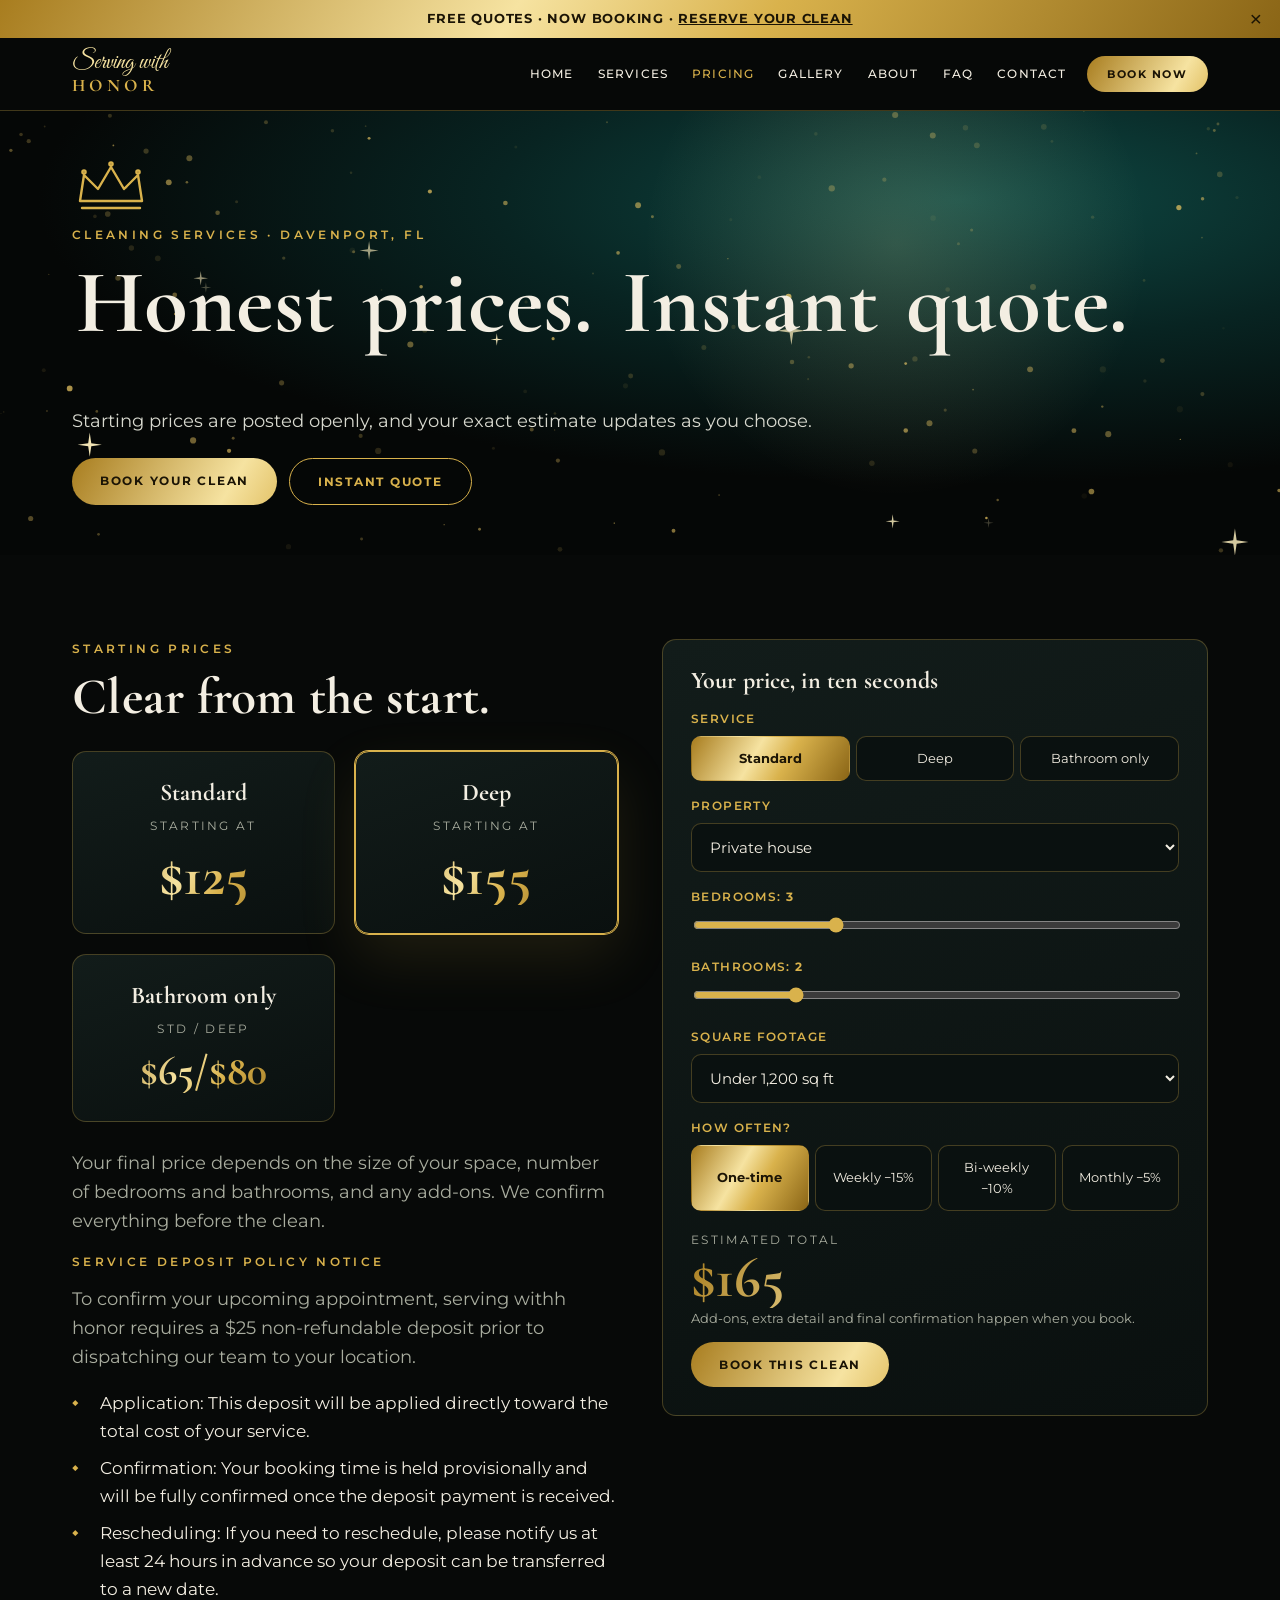
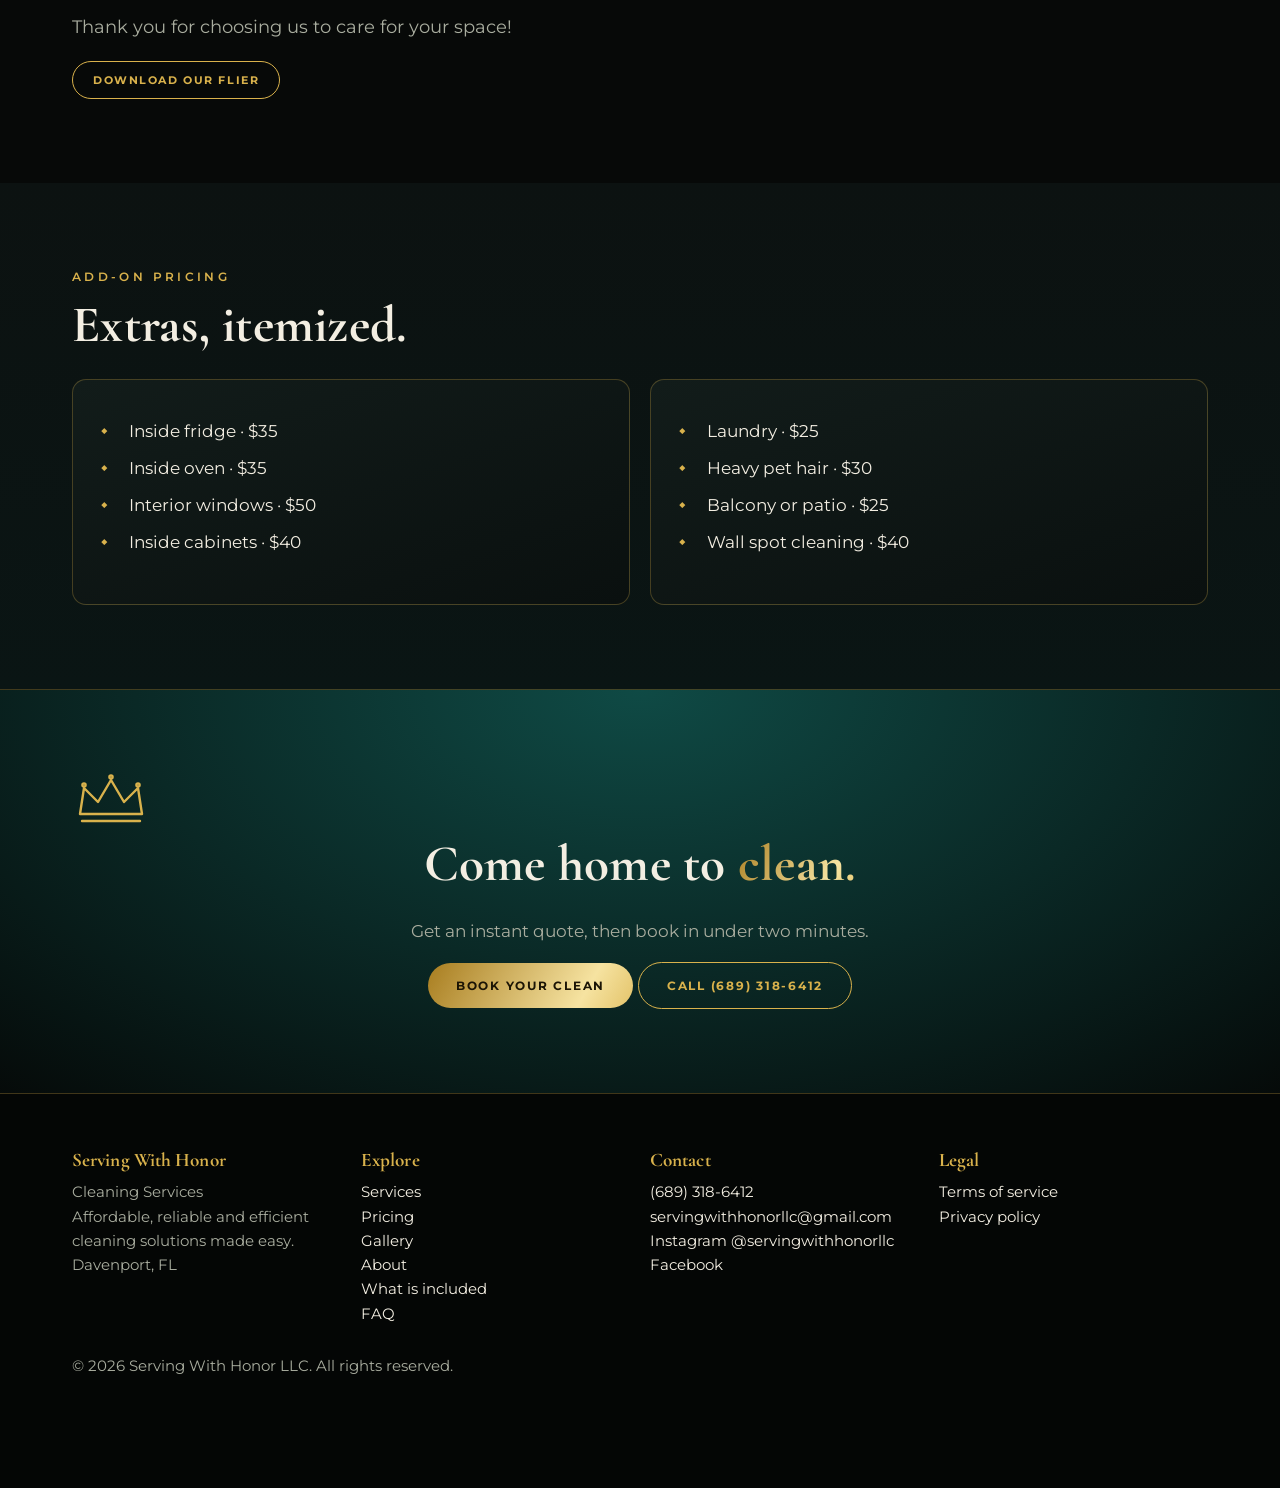
<file: pricing.html>
<!doctype html>
<html lang="en">
  <head>
    <meta charset="utf-8" />
    <meta
      name="viewport"
      content="width=device-width, initial-scale=1, viewport-fit=cover"
    />
    <title>
      Pricing & Instant Quote | Serving With Honor
    </title>
    <meta
      name="description"
      content="See starting prices and get an instant cleaning estimate."
    />
    <meta
      name="theme-color"
      content="#070908"
    />
    <meta
      property="og:image"
      content="images/flier.jpg"
    />
    <meta
      property="og:title"
      content="Pricing & Instant Quote | Serving With Honor"
    />
    <link
      rel="preconnect"
      href="https://fonts.googleapis.com"
    />
    <link
      rel="preconnect"
      href="https://fonts.gstatic.com"
      crossorigin
    />
    <link
      href="https://fonts.googleapis.com/css2?family=Cormorant+Garamond:wght@600;700&family=Great+Vibes&family=Montserrat:wght@400;500;600;700&display=swap"
      rel="stylesheet"
    />
    <link
      rel="stylesheet"
      href="css/style.css"
    />
    <script type="application/ld+json">
      {
        "@context": "https://schema.org",
        "@type": "HouseCleaningService",
        "name": "Serving With Honor LLC",
        "telephone": "+16893186412",
        "email": "servingwithhonorllc@gmail.com",
        "slogan": "Because you deserve to come home to clean.",
        "address": {
          "@type": "PostalAddress",
          "addressLocality": "Davenport",
          "addressRegion": "FL",
          "addressCountry": "US"
        },
        "sameAs": [
          "https://www.instagram.com/servingwithhonorllc",
          "https://www.facebook.com/serving.withh.honor"
        ]
      }
    </script>
  </head>
  <body>
    <a
      class="skip"
      href="#main"
      >Skip to content</a
    >
    <div class="promo">
      FREE QUOTES · NOW BOOKING ·
      <a href="book.html#form"><b>RESERVE YOUR CLEAN</b></a
      ><button aria-label="Close banner">×</button>
    </div>
    <header class="top">
      <div class="wrap">
        <a
          class="logo"
          href="index.html"
          ><span class="script">Serving with</span
          ><b>HONOR</b></a
        >
        <button
          class="burger"
          aria-label="Menu"
          aria-expanded="false"
        >
          Menu
        </button>
        <nav
          id="nav"
          aria-label="Main"
        >
          <a href="index.html">Home</a
          ><a href="services.html">Services</a
          ><a
            href="pricing.html"
            class="on"
            >Pricing</a
          ><a href="gallery.html">Gallery</a
          ><a href="about.html">About</a
          ><a href="faq.html">FAQ</a
          ><a href="contact.html">Contact</a
          ><a
            class="btn sm"
            href="book.html#form"
            style="margin-left: 8px"
            >Book now</a
          >
        </nav>
      </div>
    </header>
    <main id="main">
      <section class="hero short">
        <canvas
          id="fx"
          aria-hidden="true"
        ></canvas>
        <div class="spot"></div>
        <div class="wrap">
          <div>
            <svg
              class="crown"
              viewBox="0 0 78 54"
              aria-hidden="true"
            >
              <path
                d="M8 40 L12 14 L26 28 L39 6 L52 28 L66 14 L70 40 Z"
              />
              <path d="M10 47 H68" />
              <circle
                cx="39"
                cy="3"
                r="1.6"
              />
              <circle
                cx="12"
                cy="11"
                r="1.6"
              />
              <circle
                cx="66"
                cy="11"
                r="1.6"
              /></svg
            ><span
              class="eyebrow in"
              style="--d: 0.3s"
              >Cleaning Services · Davenport, FL</span
            >
            <h1 data-split>
              Honest prices. Instant quote.
            </h1>
            <p
              class="in lead"
              style="
                --d: 1.3s;
                font-size: 1.15rem;
                color: #d8d9cf;
              "
            >
              Starting prices are posted openly, and your
              exact estimate updates as you choose.
            </p>
            <div
              class="in"
              style="
                --d: 1.5s;
                display: flex;
                gap: 12px;
                flex-wrap: wrap;
                margin-top: 22px;
              "
            >
              <a
                class="btn"
                href="book.html#form"
                >Book your clean</a
              ><a
                class="btn ghost"
                href="pricing.html#quote"
                >Instant quote</a
              >
            </div>
          </div>
        </div>
      </section>
      <section
        class="sec"
        id="quote"
      >
        <div
          class="wrap two"
          style="align-items: start"
        >
          <div>
            <span class="eyebrow">Starting prices</span>
            <h2>Clear from the start.</h2>
            <div
              class="grid"
              style="margin: 26px 0"
            >
              <div class="card tier">
                <h3>Standard</h3>
                <p class="from">Starting at</p>
                <div class="big">$125</div>
              </div>
              <div class="card tier hot">
                <h3>Deep</h3>
                <p class="from">Starting at</p>
                <div class="big">$155</div>
              </div>
              <div class="card tier">
                <h3>Bathroom only</h3>
                <p class="from">Std / Deep</p>
                <div
                  class="big"
                  style="font-size: 2.6rem"
                >
                  $65/$80
                </div>
              </div>
            </div>
            <p class="lead">
              Your final price depends on the size of your
              space, number of bedrooms and bathrooms, and
              any add-ons. We confirm everything before the
              clean.
            </p>
            <span class="eyebrow"
              >Service Deposit Policy Notice</span
            >

            <p class="lead">
              To confirm your upcoming appointment, serving
              withh honor requires a $25 non-refundable
              deposit prior to dispatching our team to your
              location.
            </p>
            <ul class="tick">
              <li>
                Application: This deposit will be applied
                directly toward the total cost of your
                service.
              </li>
              <li>
                Confirmation: Your booking time is held
                provisionally and will be fully confirmed
                once the deposit payment is received.
              </li>
              <li>
                Rescheduling: If you need to reschedule,
                please notify us at least 24 hours in
                advance so your deposit can be transferred
                to a new date.
              </li>
              <p class="lead">
                Thank you for choosing us to care for your
                space!
              </p>
            </ul>
            <a
              href="images/flier.jpg"
              download
              class="btn ghost sm"
              >Download our flier</a
            >
          </div>
          <div
            class="card"
            id="mc"
          >
            <h3>Your price, in ten seconds</h3>
            <label>Service</label>
            <div
              class="seg"
              id="mc-svc"
            >
              <button
                data-v="standard"
                class="on"
              >
                Standard</button
              ><button data-v="deep">Deep</button
              ><button data-v="bathroom">
                Bathroom only
              </button>
            </div>
            <label for="mc-prop">Property</label
            ><select id="mc-prop"></select>
            <div id="mc-bedwrap">
              <label for="mc-bed"
                >Bedrooms: <b id="mc-bv">3</b></label
              ><input
                id="mc-bed"
                type="range"
                min="1"
                max="8"
                value="3"
              />
            </div>
            <label for="mc-bath"
              >Bathrooms: <b id="mc-bav">2</b></label
            ><input
              id="mc-bath"
              type="range"
              min="1"
              max="6"
              value="2"
            />
            <div id="mc-sqwrap">
              <label for="mc-sq">Square footage</label
              ><select id="mc-sq"></select>
            </div>
            <div id="mc-freqwrap">
              <label>How often?</label>
              <div
                class="seg"
                id="mc-freq"
              >
                <button
                  data-v="once"
                  class="on"
                >
                  One-time</button
                ><button data-v="weekly">Weekly −15%</button
                ><button data-v="biweekly">
                  Bi-weekly −10%</button
                ><button data-v="monthly">
                  Monthly −5%
                </button>
              </div>
            </div>
            <p
              class="from"
              style="margin: 20px 0 0"
            >
              Estimated total
            </p>
            <div
              class="big"
              id="mc-price"
            >
              $0
            </div>
            <p class="note">
              Add-ons, extra detail and final confirmation
              happen when you book.
            </p>
            <a
              class="btn"
              id="mc-go"
              href="book.html#form"
              >Book this clean</a
            >
          </div>
        </div>
      </section>
      <section class="sec alt">
        <div class="wrap">
          <span class="eyebrow">Add-on pricing</span>
          <h2>Extras, itemized.</h2>
          <div class="grid">
            <div class="card">
              <ul class="tick">
                <li>Inside fridge · $35</li>
                <li>Inside oven · $35</li>
                <li>Interior windows · $50</li>
                <li>Inside cabinets · $40</li>
              </ul>
            </div>
            <div class="card">
              <ul class="tick">
                <li>Laundry · $25</li>
                <li>Heavy pet hair · $30</li>
                <li>Balcony or patio · $25</li>
                <li>Wall spot cleaning · $40</li>
              </ul>
            </div>
          </div>
        </div>
      </section>
    </main>
    <section class="band">
      <div class="wrap">
        <svg
          class="crown"
          viewBox="0 0 78 54"
          aria-hidden="true"
        >
          <path
            d="M8 40 L12 14 L26 28 L39 6 L52 28 L66 14 L70 40 Z"
          />
          <path d="M10 47 H68" />
          <circle
            cx="39"
            cy="3"
            r="1.6"
          />
          <circle
            cx="12"
            cy="11"
            r="1.6"
          />
          <circle
            cx="66"
            cy="11"
            r="1.6"
          />
        </svg>
        <h2>
          Come home to <span class="gold">clean.</span>
        </h2>
        <p>
          Get an instant quote, then book in under two
          minutes.
        </p>
        <a
          class="btn"
          href="book.html#form"
          >Book your clean</a
        >
        <a
          class="btn ghost"
          href="tel:+16893186412"
          >Call (689) 318-6412</a
        >
      </div>
    </section>
    <footer>
      <div class="wrap grid">
        <div>
          <h3>Serving With Honor</h3>
          <p>
            Cleaning Services<br />Affordable, reliable and
            efficient cleaning solutions made easy.<br />Davenport,
            FL
          </p>
        </div>
        <div>
          <h3>Explore</h3>
          <a href="services.html">Services</a><br /><a
            href="pricing.html"
            >Pricing</a
          ><br /><a href="gallery.html">Gallery</a><br /><a
            href="about.html"
            >About</a
          ><br /><a href="checklist.html"
            >What is included</a
          ><br /><a href="faq.html">FAQ</a>
        </div>
        <div>
          <h3>Contact</h3>
          <a href="tel:+16893186412">(689) 318-6412</a
          ><br /><a
            href="mailto:servingwithhonorllc@gmail.com"
            >servingwithhonorllc@gmail.com</a
          ><br /><a
            href="https://www.instagram.com/servingwithhonorllc"
            rel="noopener"
            >Instagram @servingwithhonorllc</a
          ><br /><a
            href="https://www.facebook.com/serving.withh.honor"
            rel="noopener"
            >Facebook</a
          >
        </div>
        <div>
          <h3>Legal</h3>
          <a href="terms.html">Terms of service</a><br /><a
            href="privacy.html"
            >Privacy policy</a
          >
        </div>
      </div>
      <div
        class="wrap"
        style="margin-top: 28px"
      >
        © <span data-year></span> Serving With Honor LLC.
        All rights reserved.
      </div>
    </footer>
    <div class="sticky">
      <a
        class="btn"
        href="tel:+16893186412"
        >Call</a
      ><a
        class="btn ghost"
        href="book.html#form"
        >Book now</a
      >
    </div>
    <div
      class="modal"
      id="pop"
      role="dialog"
      aria-modal="true"
      aria-label="Free quote"
    >
      <div class="card">
        <button
          class="x"
          aria-label="Close"
        >
          ×
        </button>
        <h3>Leaving so soon?</h3>
        <p>
          See your price in ten seconds. No account, no
          obligation.
        </p>
        <a
          class="btn"
          href="index.html#quote"
          >Get my price</a
        >
        <button
          class="btn ghost sm"
          data-close
        >
          No thanks
        </button>
      </div>
    </div>
    <script src="js/script.js"></script>
  </body>
</html>
</file>
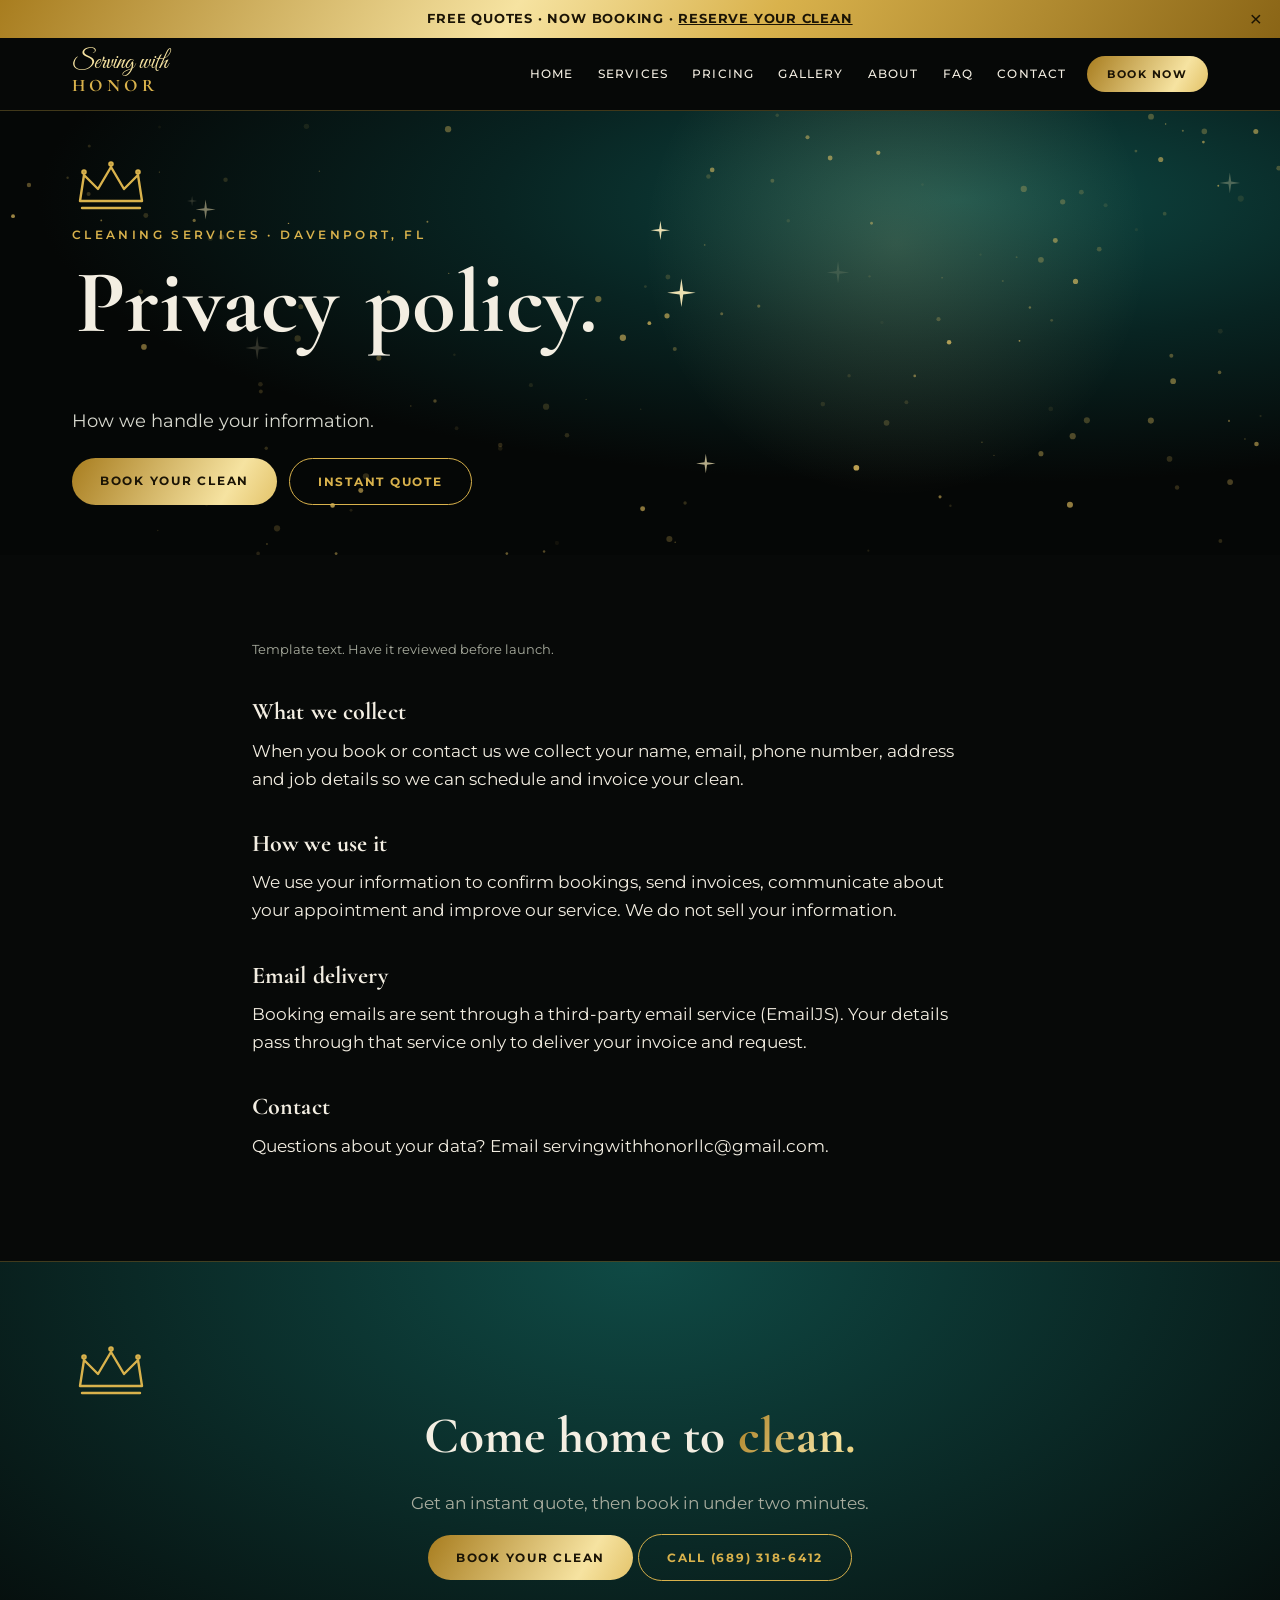
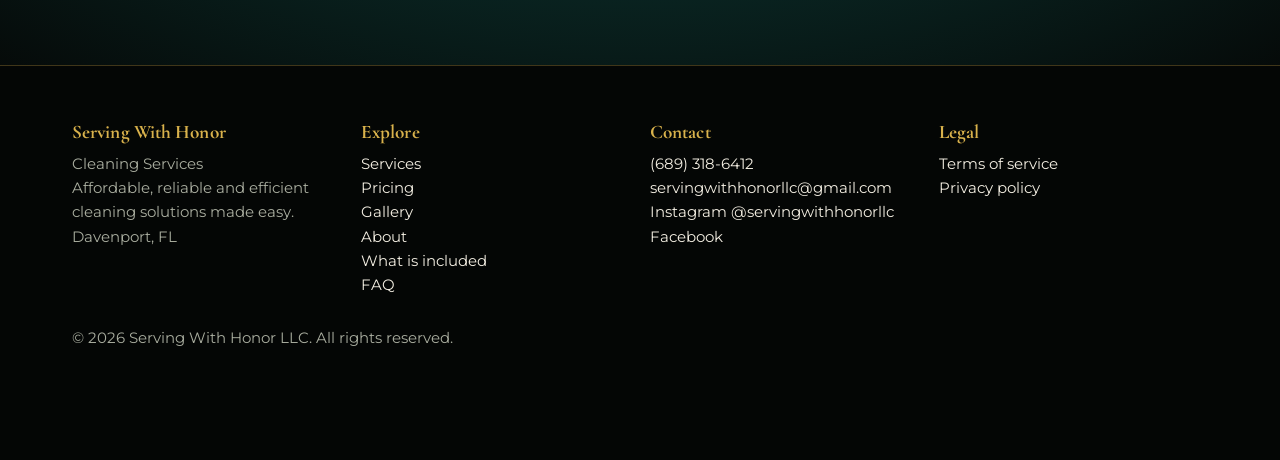
<file: privacy.html>
<!doctype html>
<html lang="en">
  <head>
    <meta charset="utf-8" />
    <meta
      name="viewport"
      content="width=device-width, initial-scale=1, viewport-fit=cover"
    />
    <title>Privacy Policy | Serving With Honor</title>
    <meta
      name="description"
      content="How we handle your information."
    />
    <meta
      name="theme-color"
      content="#070908"
    />
    <meta
      property="og:image"
      content="images/flier.jpg"
    />
    <meta
      property="og:title"
      content="Privacy Policy | Serving With Honor"
    />
    <link
      rel="preconnect"
      href="https://fonts.googleapis.com"
    />
    <link
      rel="preconnect"
      href="https://fonts.gstatic.com"
      crossorigin
    />
    <link
      href="https://fonts.googleapis.com/css2?family=Cormorant+Garamond:wght@600;700&family=Great+Vibes&family=Montserrat:wght@400;500;600;700&display=swap"
      rel="stylesheet"
    />
    <link
      rel="stylesheet"
      href="css/style.css"
    />
    <script type="application/ld+json">
      {
        "@context": "https://schema.org",
        "@type": "HouseCleaningService",
        "name": "Serving With Honor LLC",
        "telephone": "+16893186412",
        "email": "servingwithhonorllc@gmail.com",
        "slogan": "Because you deserve to come home to clean.",
        "address": {
          "@type": "PostalAddress",
          "addressLocality": "Davenport",
          "addressRegion": "FL",
          "addressCountry": "US"
        },
        "sameAs": [
          "https://www.instagram.com/servingwithhonorllc",
          "https://www.facebook.com/serving.withh.honor"
        ]
      }
    </script>
  </head>
  <body>
    <a
      class="skip"
      href="#main"
      >Skip to content</a
    >
    <div class="promo">
      FREE QUOTES · NOW BOOKING ·
      <a href="book.html#form"><b>RESERVE YOUR CLEAN</b></a
      ><button aria-label="Close banner">×</button>
    </div>
    <header class="top">
      <div class="wrap">
        <a
          class="logo"
          href="index.html"
          ><span class="script">Serving with</span
          ><b>HONOR</b></a
        >
        <button
          class="burger"
          aria-label="Menu"
          aria-expanded="false"
        >
          Menu
        </button>
        <nav
          id="nav"
          aria-label="Main"
        >
          <a href="index.html">Home</a
          ><a href="services.html">Services</a
          ><a href="pricing.html">Pricing</a
          ><a href="gallery.html">Gallery</a
          ><a href="about.html">About</a
          ><a href="faq.html">FAQ</a
          ><a href="contact.html">Contact</a
          ><a
            class="btn sm"
            href="book.html#form"
            style="margin-left: 8px"
            >Book now</a
          >
        </nav>
      </div>
    </header>
    <main id="main">
      <section class="hero short">
        <canvas
          id="fx"
          aria-hidden="true"
        ></canvas>
        <div class="spot"></div>
        <div class="wrap">
          <div>
            <svg
              class="crown"
              viewBox="0 0 78 54"
              aria-hidden="true"
            >
              <path
                d="M8 40 L12 14 L26 28 L39 6 L52 28 L66 14 L70 40 Z"
              />
              <path d="M10 47 H68" />
              <circle
                cx="39"
                cy="3"
                r="1.6"
              />
              <circle
                cx="12"
                cy="11"
                r="1.6"
              />
              <circle
                cx="66"
                cy="11"
                r="1.6"
              /></svg
            ><span
              class="eyebrow in"
              style="--d: 0.3s"
              >Cleaning Services · Davenport, FL</span
            >
            <h1 data-split>Privacy policy.</h1>
            <p
              class="in lead"
              style="
                --d: 1.3s;
                font-size: 1.15rem;
                color: #d8d9cf;
              "
            >
              How we handle your information.
            </p>
            <div
              class="in"
              style="
                --d: 1.5s;
                display: flex;
                gap: 12px;
                flex-wrap: wrap;
                margin-top: 22px;
              "
            >
              <a
                class="btn"
                href="book.html#form"
                >Book your clean</a
              ><a
                class="btn ghost"
                href="pricing.html#quote"
                >Instant quote</a
              >
            </div>
          </div>
        </div>
      </section>
      <section class="sec legal">
        <div
          class="wrap"
          style="max-width: 820px"
        >
          <p class="note">
            Template text. Have it reviewed before launch.
          </p>
          <h3>What we collect</h3>
          <p>
            When you book or contact us we collect your
            name, email, phone number, address and job
            details so we can schedule and invoice your
            clean.
          </p>
          <h3>How we use it</h3>
          <p>
            We use your information to confirm bookings,
            send invoices, communicate about your
            appointment and improve our service. We do not
            sell your information.
          </p>
          <h3>Email delivery</h3>
          <p>
            Booking emails are sent through a third-party
            email service (EmailJS). Your details pass
            through that service only to deliver your
            invoice and request.
          </p>
          <h3>Contact</h3>
          <p>
            Questions about your data? Email
            servingwithhonorllc@gmail.com.
          </p>
        </div>
      </section>
    </main>
    <section class="band">
      <div class="wrap">
        <svg
          class="crown"
          viewBox="0 0 78 54"
          aria-hidden="true"
        >
          <path
            d="M8 40 L12 14 L26 28 L39 6 L52 28 L66 14 L70 40 Z"
          />
          <path d="M10 47 H68" />
          <circle
            cx="39"
            cy="3"
            r="1.6"
          />
          <circle
            cx="12"
            cy="11"
            r="1.6"
          />
          <circle
            cx="66"
            cy="11"
            r="1.6"
          />
        </svg>
        <h2>
          Come home to <span class="gold">clean.</span>
        </h2>
        <p>
          Get an instant quote, then book in under two
          minutes.
        </p>
        <a
          class="btn"
          href="book.html#form"
          >Book your clean</a
        >
        <a
          class="btn ghost"
          href="tel:+16893186412"
          >Call (689) 318-6412</a
        >
      </div>
    </section>
    <footer>
      <div class="wrap grid">
        <div>
          <h3>Serving With Honor</h3>
          <p>
            Cleaning Services<br />Affordable, reliable and
            efficient cleaning solutions made easy.<br />Davenport,
            FL
          </p>
        </div>
        <div>
          <h3>Explore</h3>
          <a href="services.html">Services</a><br /><a
            href="pricing.html"
            >Pricing</a
          ><br /><a href="gallery.html">Gallery</a><br /><a
            href="about.html"
            >About</a
          ><br /><a href="checklist.html"
            >What is included</a
          ><br /><a href="faq.html">FAQ</a>
        </div>
        <div>
          <h3>Contact</h3>
          <a href="tel:+16893186412">(689) 318-6412</a
          ><br /><a
            href="mailto:servingwithhonorllc@gmail.com"
            >servingwithhonorllc@gmail.com</a
          ><br /><a
            href="https://www.instagram.com/servingwithhonorllc"
            rel="noopener"
            >Instagram @servingwithhonorllc</a
          ><br /><a
            href="https://www.facebook.com/serving.withh.honor"
            rel="noopener"
            >Facebook</a
          >
        </div>
        <div>
          <h3>Legal</h3>
          <a href="terms.html">Terms of service</a><br /><a
            href="privacy.html"
            >Privacy policy</a
          >
        </div>
      </div>
      <div
        class="wrap"
        style="margin-top: 28px"
      >
        © <span data-year></span> Serving With Honor LLC.
        All rights reserved.
      </div>
    </footer>
    <div class="sticky">
      <a
        class="btn"
        href="tel:+16893186412"
        >Call</a
      ><a
        class="btn ghost"
        href="book.html#form"
        >Book now</a
      >
    </div>
    <div
      class="modal"
      id="pop"
      role="dialog"
      aria-modal="true"
      aria-label="Free quote"
    >
      <div class="card">
        <button
          class="x"
          aria-label="Close"
        >
          ×
        </button>
        <h3>Leaving so soon?</h3>
        <p>
          See your price in ten seconds. No account, no
          obligation.
        </p>
        <a
          class="btn"
          href="index.html#quote"
          >Get my price</a
        >
        <button
          class="btn ghost sm"
          data-close
        >
          No thanks
        </button>
      </div>
    </div>
    <script src="js/script.js"></script>
  </body>
</html>
</file>
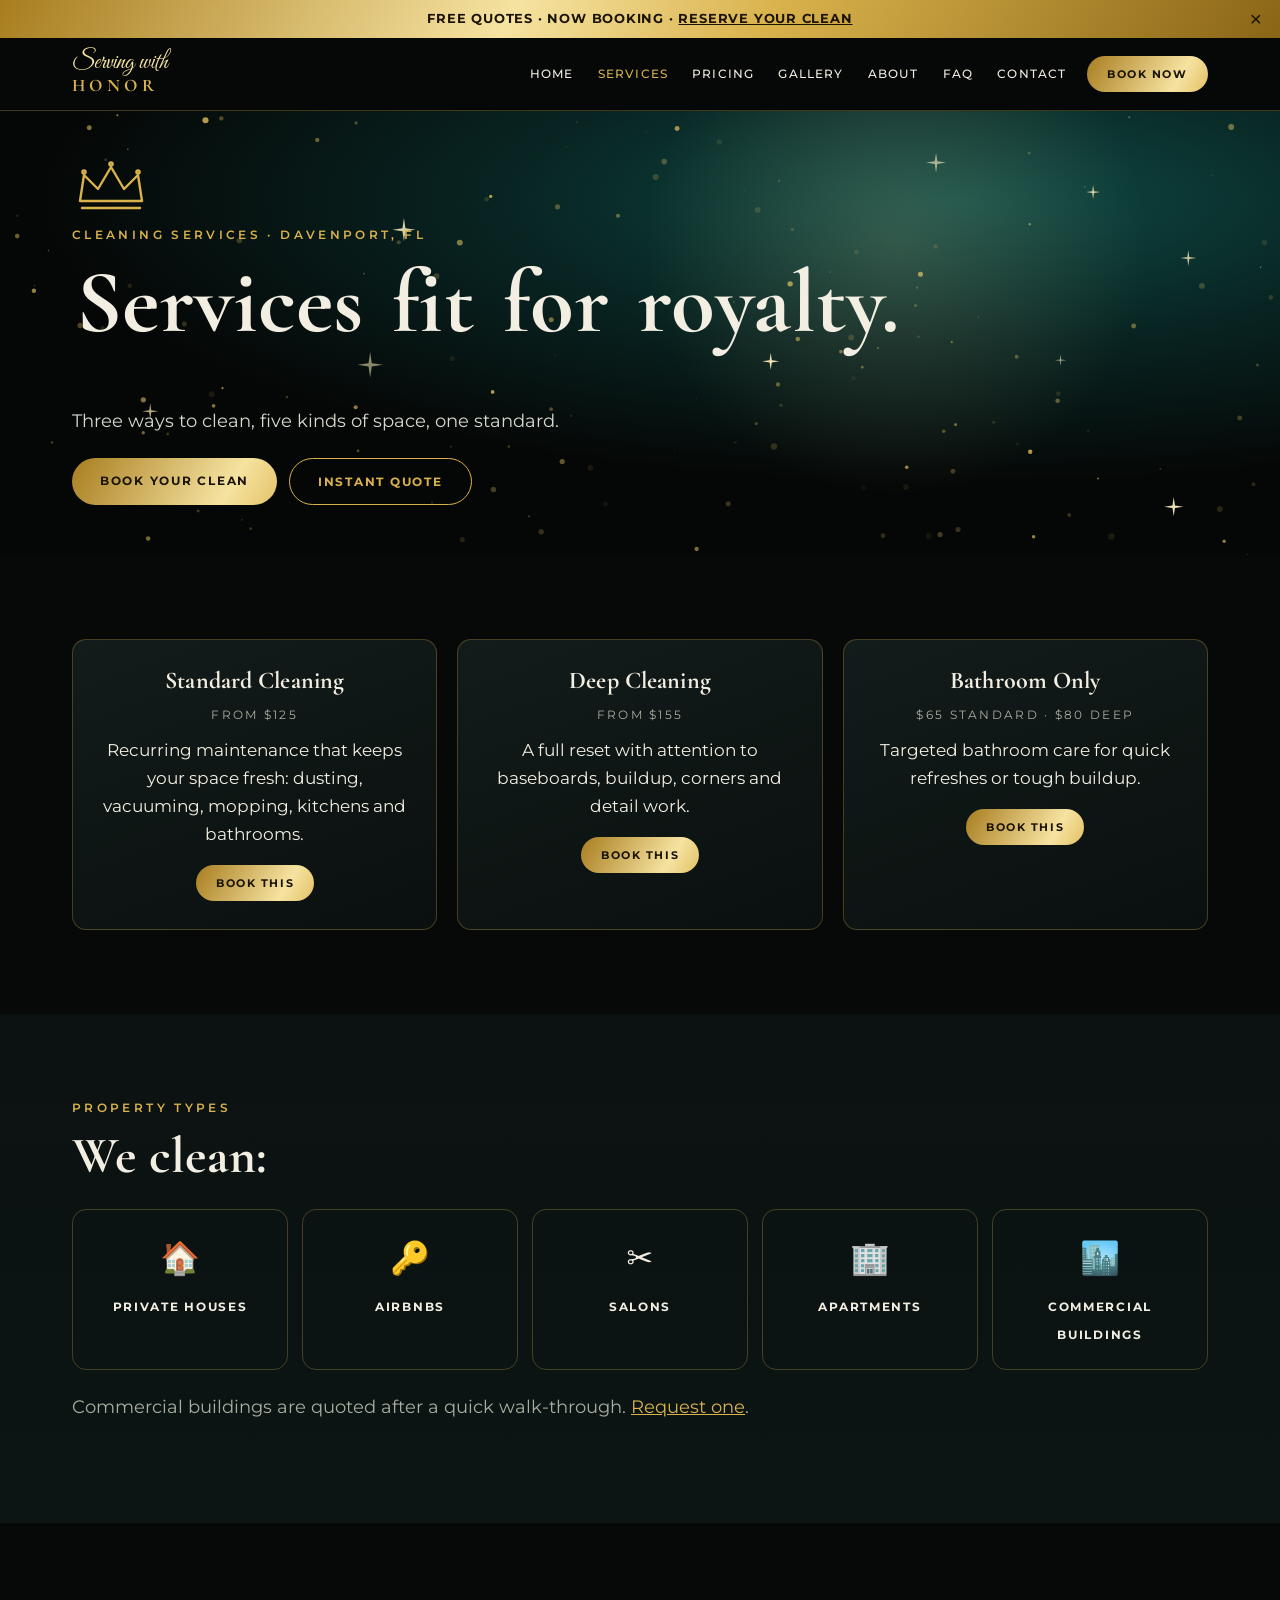
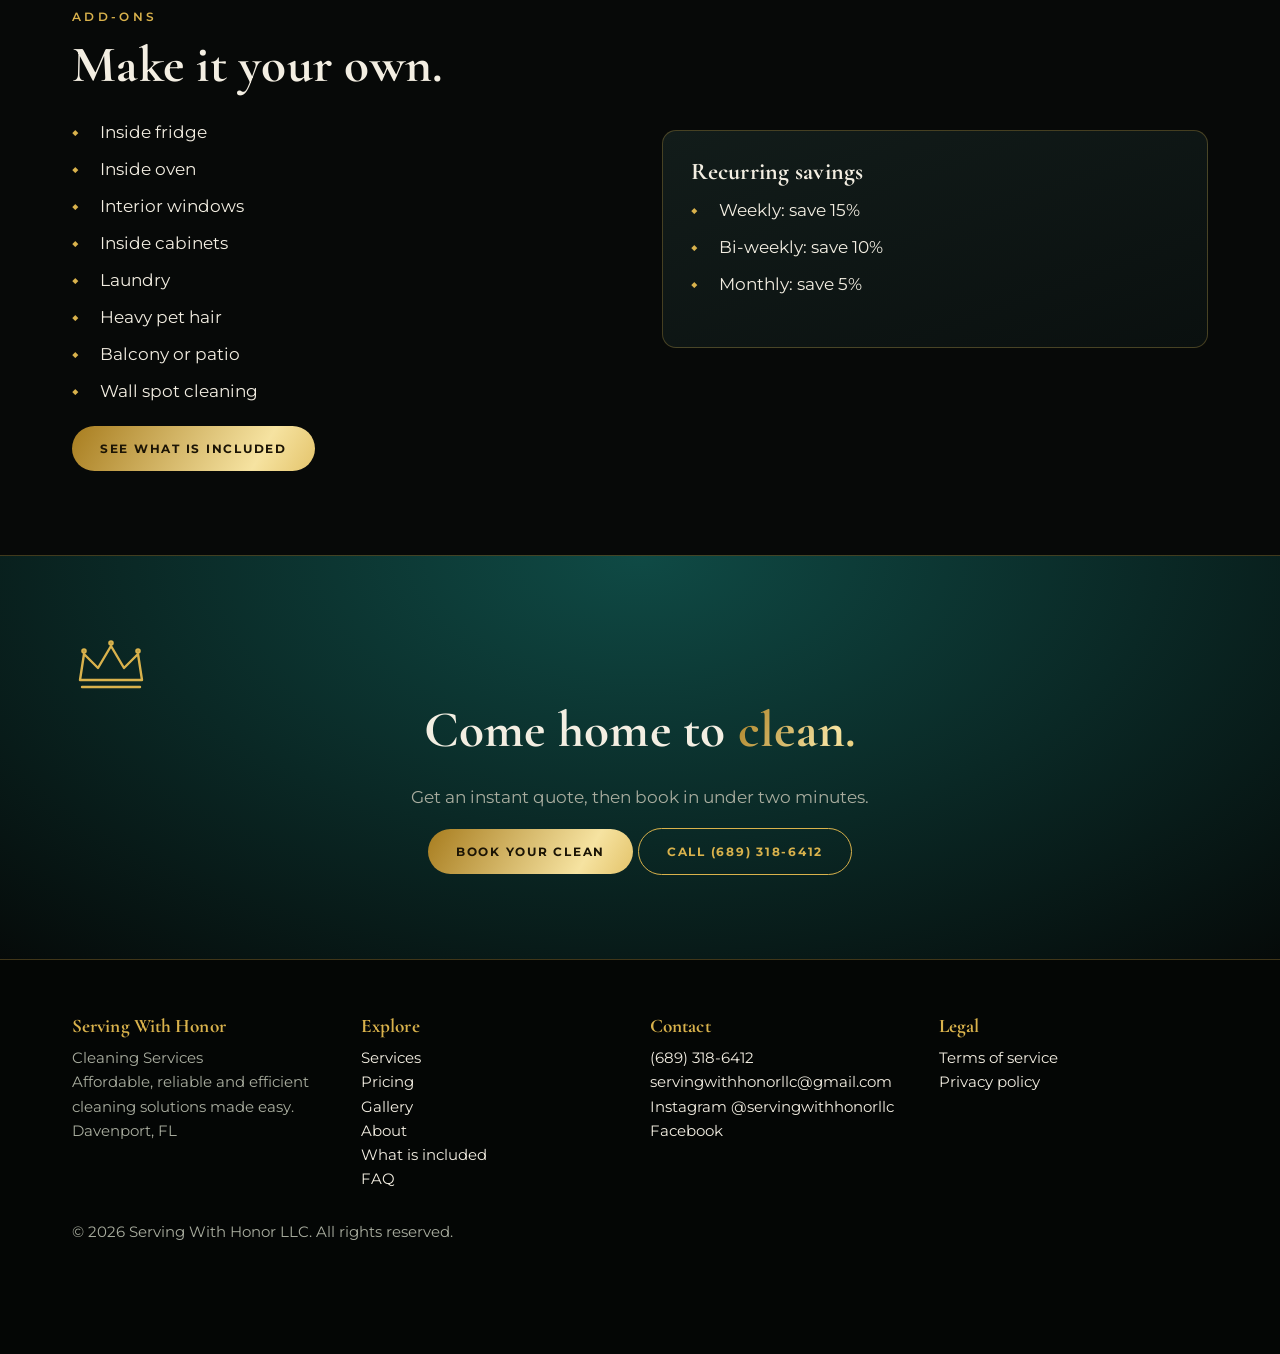
<file: services.html>
<!doctype html>
<html lang="en">
  <head>
    <meta charset="utf-8" />
    <meta
      name="viewport"
      content="width=device-width, initial-scale=1, viewport-fit=cover"
    />
    <title>Services | Serving With Honor</title>
    <meta
      name="description"
      content="Standard, deep and bathroom cleaning for houses, Airbnbs, salons, apartments and commercial buildings."
    />
    <meta
      name="theme-color"
      content="#070908"
    />
    <meta
      property="og:image"
      content="images/flier.jpg"
    />
    <meta
      property="og:title"
      content="Services | Serving With Honor"
    />
    <link
      rel="preconnect"
      href="https://fonts.googleapis.com"
    />
    <link
      rel="preconnect"
      href="https://fonts.gstatic.com"
      crossorigin
    />
    <link
      href="https://fonts.googleapis.com/css2?family=Cormorant+Garamond:wght@600;700&family=Great+Vibes&family=Montserrat:wght@400;500;600;700&display=swap"
      rel="stylesheet"
    />
    <link
      rel="stylesheet"
      href="css/style.css"
    />
    <script type="application/ld+json">
      {
        "@context": "https://schema.org",
        "@type": "HouseCleaningService",
        "name": "Serving With Honor LLC",
        "telephone": "+16893186412",
        "email": "servingwithhonorllc@gmail.com",
        "slogan": "Because you deserve to come home to clean.",
        "address": {
          "@type": "PostalAddress",
          "addressLocality": "Davenport",
          "addressRegion": "FL",
          "addressCountry": "US"
        },
        "sameAs": [
          "https://www.instagram.com/servingwithhonorllc",
          "https://www.facebook.com/serving.withh.honor"
        ]
      }
    </script>
  </head>
  <body>
    <a
      class="skip"
      href="#main"
      >Skip to content</a
    >
    <div class="promo">
      FREE QUOTES · NOW BOOKING ·
      <a href="book.html#form"><b>RESERVE YOUR CLEAN</b></a
      ><button aria-label="Close banner">×</button>
    </div>
    <header class="top">
      <div class="wrap">
        <a
          class="logo"
          href="index.html"
          ><span class="script">Serving with</span
          ><b>HONOR</b></a
        >
        <button
          class="burger"
          aria-label="Menu"
          aria-expanded="false"
        >
          Menu
        </button>
        <nav
          id="nav"
          aria-label="Main"
        >
          <a href="index.html">Home</a
          ><a
            href="services.html"
            class="on"
            >Services</a
          ><a href="pricing.html">Pricing</a
          ><a href="gallery.html">Gallery</a
          ><a href="about.html">About</a
          ><a href="faq.html">FAQ</a
          ><a href="contact.html">Contact</a
          ><a
            class="btn sm"
            href="book.html#form"
            style="margin-left: 8px"
            >Book now</a
          >
        </nav>
      </div>
    </header>
    <main id="main">
      <section class="hero short">
        <canvas
          id="fx"
          aria-hidden="true"
        ></canvas>
        <div class="spot"></div>
        <div class="wrap">
          <div>
            <svg
              class="crown"
              viewBox="0 0 78 54"
              aria-hidden="true"
            >
              <path
                d="M8 40 L12 14 L26 28 L39 6 L52 28 L66 14 L70 40 Z"
              />
              <path d="M10 47 H68" />
              <circle
                cx="39"
                cy="3"
                r="1.6"
              />
              <circle
                cx="12"
                cy="11"
                r="1.6"
              />
              <circle
                cx="66"
                cy="11"
                r="1.6"
              /></svg
            ><span
              class="eyebrow in"
              style="--d: 0.3s"
              >Cleaning Services · Davenport, FL</span
            >
            <h1 data-split>Services fit for royalty.</h1>
            <p
              class="in lead"
              style="
                --d: 1.3s;
                font-size: 1.15rem;
                color: #d8d9cf;
              "
            >
              Three ways to clean, five kinds of space, one
              standard.
            </p>
            <div
              class="in"
              style="
                --d: 1.5s;
                display: flex;
                gap: 12px;
                flex-wrap: wrap;
                margin-top: 22px;
              "
            >
              <a
                class="btn"
                href="book.html#form"
                >Book your clean</a
              ><a
                class="btn ghost"
                href="pricing.html#quote"
                >Instant quote</a
              >
            </div>
          </div>
        </div>
      </section>
      <section class="sec">
        <div class="wrap">
          <div class="grid">
            <div class="card tier rv">
              <h3>Standard Cleaning</h3>
              <p class="from">from $125</p>
              <p>
                Recurring maintenance that keeps your space
                fresh: dusting, vacuuming, mopping, kitchens
                and bathrooms.
              </p>
              <a
                class="btn sm"
                href="book.html#form"
                >Book this</a
              >
            </div>
            <div class="card tier rv">
              <h3>Deep Cleaning</h3>
              <p class="from">from $155</p>
              <p>
                A full reset with attention to baseboards,
                buildup, corners and detail work.
              </p>
              <a
                class="btn sm"
                href="book.html#form"
                >Book this</a
              >
            </div>
            <div class="card tier rv">
              <h3>Bathroom Only</h3>
              <p class="from">$65 standard · $80 deep</p>
              <p>
                Targeted bathroom care for quick refreshes
                or tough buildup.
              </p>
              <a
                class="btn sm"
                href="book.html#form"
                >Book this</a
              >
            </div>
          </div>
        </div>
      </section>
      <section class="sec alt">
        <div class="wrap">
          <span class="eyebrow">Property types</span>
          <h2>We clean:</h2>
          <div class="icons">
            <div class="rv">
              <span>🏠</span><b>Private houses</b>
            </div>
            <div class="rv">
              <span>🔑</span><b>Airbnbs</b>
            </div>
            <div class="rv">
              <span>✂️</span><b>Salons</b>
            </div>
            <div class="rv">
              <span>🏢</span><b>Apartments</b>
            </div>
            <div class="rv">
              <span>🏙️</span><b>Commercial buildings</b>
            </div>
          </div>
          <p
            style="margin-top: 22px"
            class="lead"
          >
            Commercial buildings are quoted after a quick
            walk-through.
            <a
              href="contact.html"
              style="color: var(--gold)"
              >Request one</a
            >.
          </p>
        </div>
      </section>
      <section class="sec">
        <div class="wrap two">
          <div>
            <span class="eyebrow">Add-ons</span>
            <h2>Make it your own.</h2>
            <ul class="tick">
              <li>Inside fridge</li>
              <li>Inside oven</li>
              <li>Interior windows</li>
              <li>Inside cabinets</li>
              <li>Laundry</li>
              <li>Heavy pet hair</li>
              <li>Balcony or patio</li>
              <li>Wall spot cleaning</li>
            </ul>
            <a
              class="btn"
              href="checklist.html"
              >See what is included</a
            >
          </div>
          <div class="card">
            <h3>Recurring savings</h3>
            <ul class="tick">
              <li>Weekly: save 15%</li>
              <li>Bi-weekly: save 10%</li>
              <li>Monthly: save 5%</li>
            </ul>
          </div>
        </div>
      </section>
    </main>
    <section class="band">
      <div class="wrap">
        <svg
          class="crown"
          viewBox="0 0 78 54"
          aria-hidden="true"
        >
          <path
            d="M8 40 L12 14 L26 28 L39 6 L52 28 L66 14 L70 40 Z"
          />
          <path d="M10 47 H68" />
          <circle
            cx="39"
            cy="3"
            r="1.6"
          />
          <circle
            cx="12"
            cy="11"
            r="1.6"
          />
          <circle
            cx="66"
            cy="11"
            r="1.6"
          />
        </svg>
        <h2>
          Come home to <span class="gold">clean.</span>
        </h2>
        <p>
          Get an instant quote, then book in under two
          minutes.
        </p>
        <a
          class="btn"
          href="book.html#form"
          >Book your clean</a
        >
        <a
          class="btn ghost"
          href="tel:+16893186412"
          >Call (689) 318-6412</a
        >
      </div>
    </section>
    <footer>
      <div class="wrap grid">
        <div>
          <h3>Serving With Honor</h3>
          <p>
            Cleaning Services<br />Affordable, reliable and
            efficient cleaning solutions made easy.<br />Davenport,
            FL
          </p>
        </div>
        <div>
          <h3>Explore</h3>
          <a href="services.html">Services</a><br /><a
            href="pricing.html"
            >Pricing</a
          ><br /><a href="gallery.html">Gallery</a><br /><a
            href="about.html"
            >About</a
          ><br /><a href="checklist.html"
            >What is included</a
          ><br /><a href="faq.html">FAQ</a>
        </div>
        <div>
          <h3>Contact</h3>
          <a href="tel:+16893186412">(689) 318-6412</a
          ><br /><a
            href="mailto:servingwithhonorllc@gmail.com"
            >servingwithhonorllc@gmail.com</a
          ><br /><a
            href="https://www.instagram.com/servingwithhonorllc"
            rel="noopener"
            >Instagram @servingwithhonorllc</a
          ><br /><a
            href="https://www.facebook.com/serving.withh.honor"
            rel="noopener"
            >Facebook</a
          >
        </div>
        <div>
          <h3>Legal</h3>
          <a href="terms.html">Terms of service</a><br /><a
            href="privacy.html"
            >Privacy policy</a
          >
        </div>
      </div>
      <div
        class="wrap"
        style="margin-top: 28px"
      >
        © <span data-year></span> Serving With Honor LLC.
        All rights reserved.
      </div>
    </footer>
    <div class="sticky">
      <a
        class="btn"
        href="tel:+16893186412"
        >Call</a
      ><a
        class="btn ghost"
        href="book.html#form"
        >Book now</a
      >
    </div>
    <div
      class="modal"
      id="pop"
      role="dialog"
      aria-modal="true"
      aria-label="Free quote"
    >
      <div class="card">
        <button
          class="x"
          aria-label="Close"
        >
          ×
        </button>
        <h3>Leaving so soon?</h3>
        <p>
          See your price in ten seconds. No account, no
          obligation.
        </p>
        <a
          class="btn"
          href="index.html#quote"
          >Get my price</a
        >
        <button
          class="btn ghost sm"
          data-close
        >
          No thanks
        </button>
      </div>
    </div>
    <script src="js/script.js"></script>
  </body>
</html>
</file>
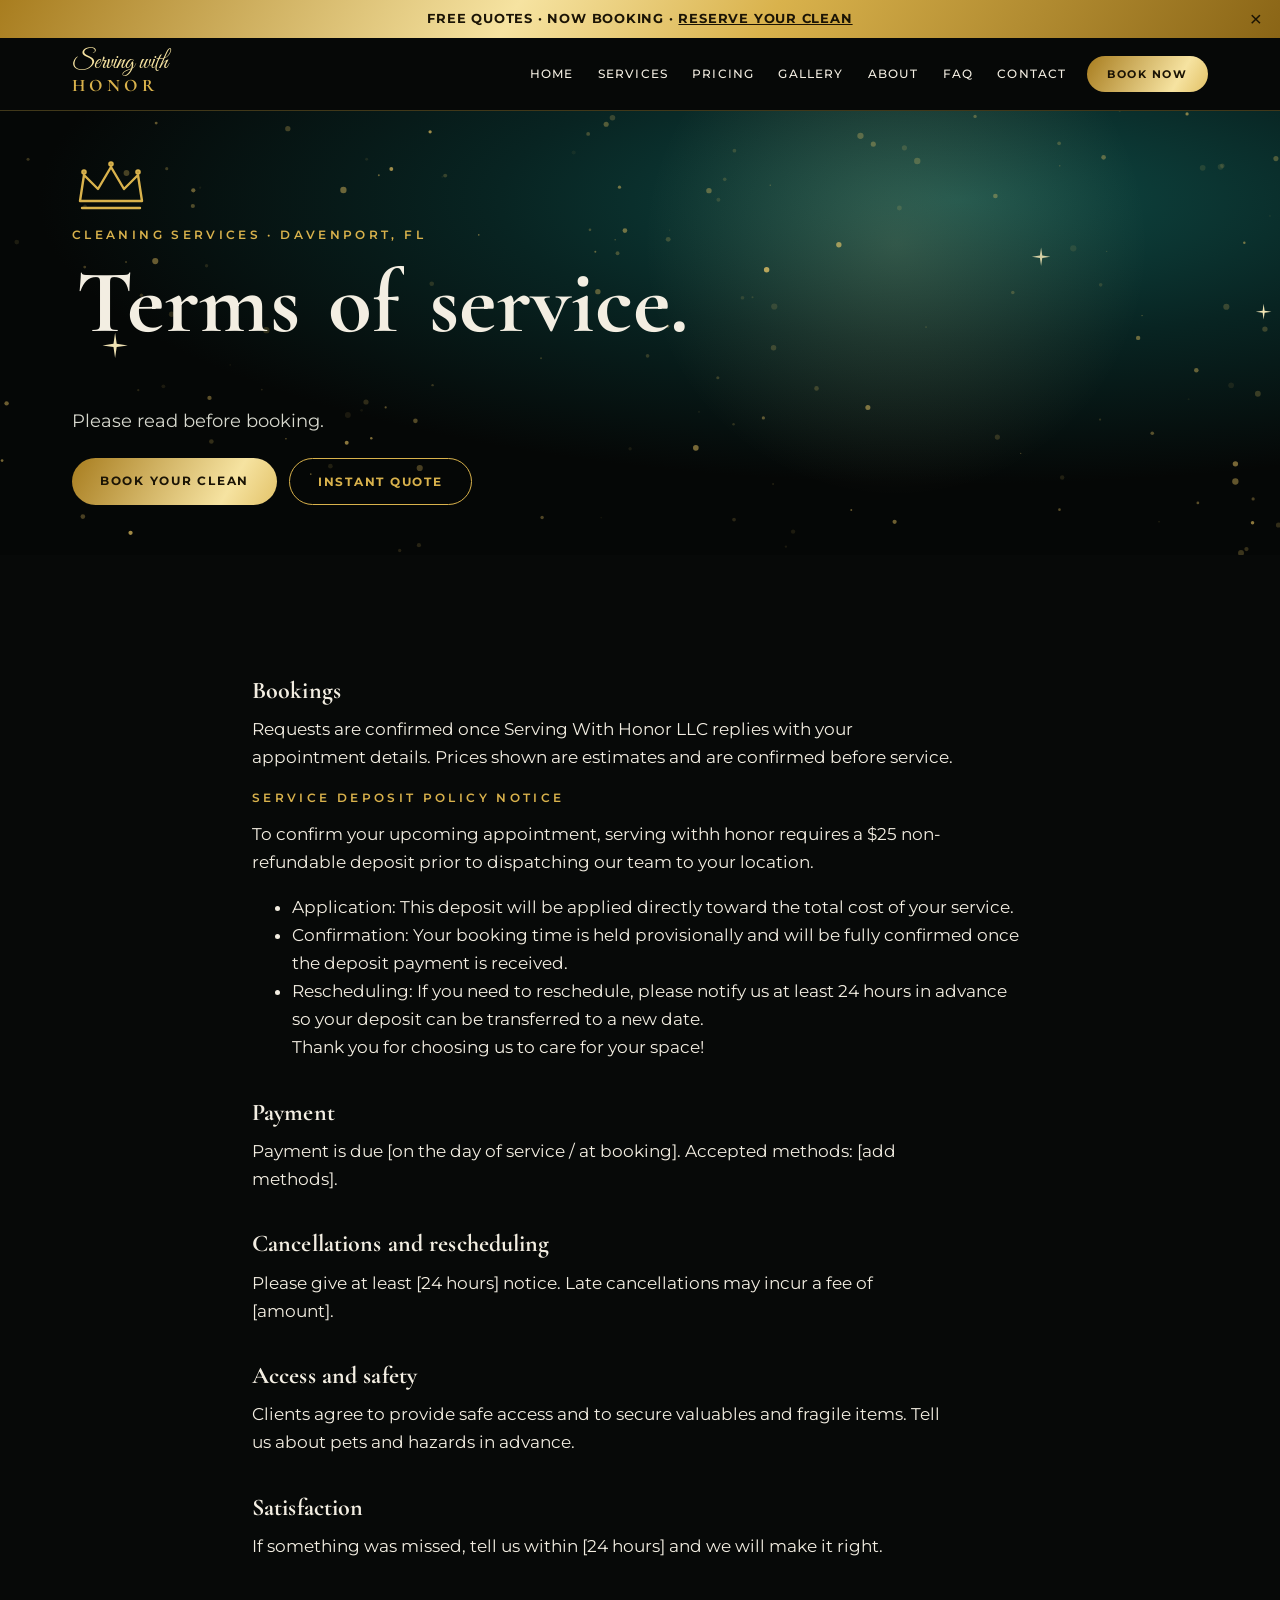
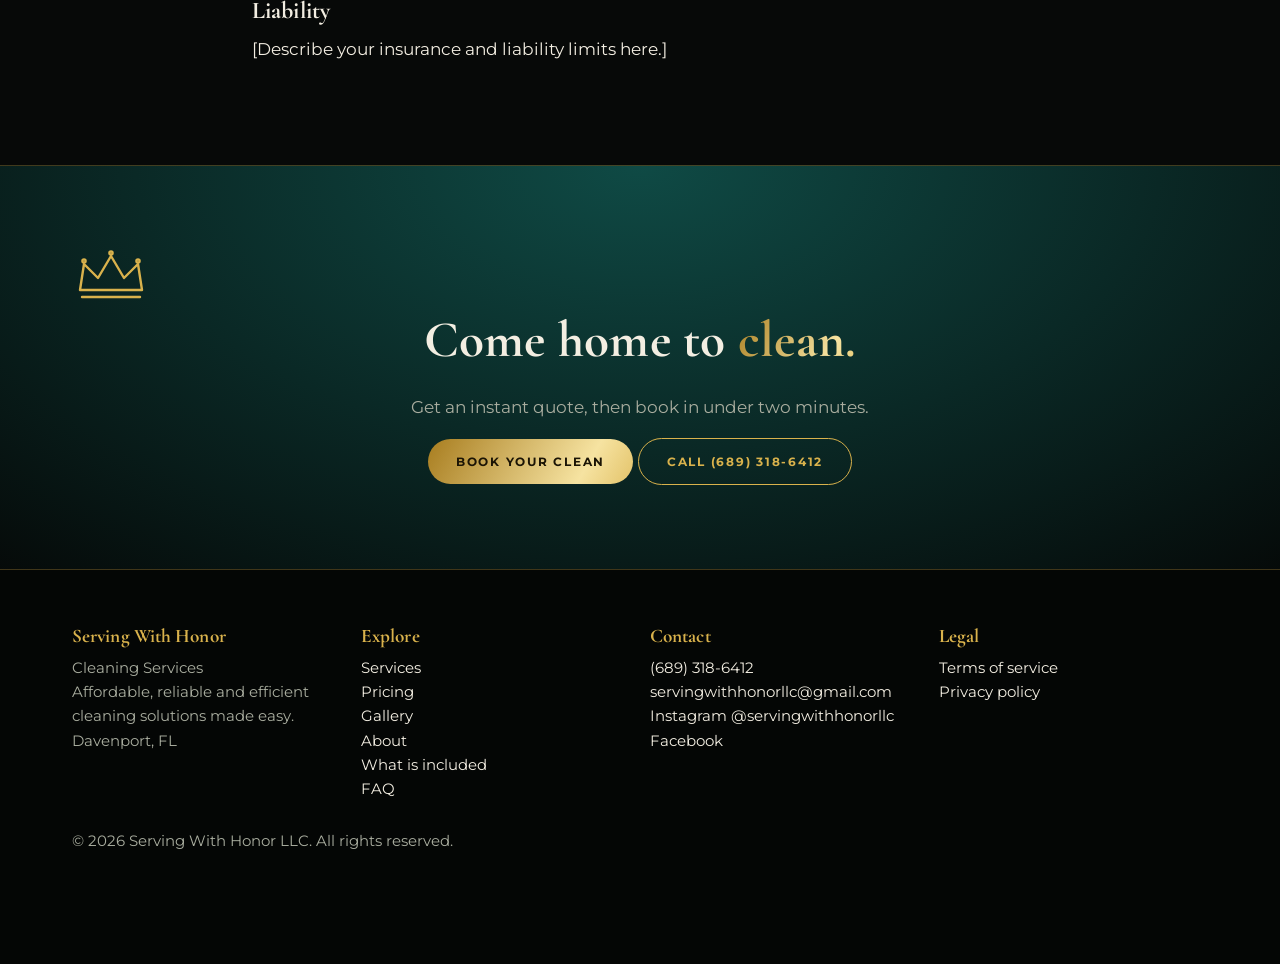
<file: terms.html>
<!doctype html>
<html lang="en">
  <head>
    <meta charset="utf-8" />
    <meta
      name="viewport"
      content="width=device-width, initial-scale=1, viewport-fit=cover"
    />
    <title>Terms of Service | Serving With Honor</title>
    <meta
      name="description"
      content="Booking, payment and cancellation terms."
    />
    <meta
      name="theme-color"
      content="#070908"
    />
    <meta
      property="og:image"
      content="images/flier.jpg"
    />
    <meta
      property="og:title"
      content="Terms of Service | Serving With Honor"
    />
    <link
      rel="preconnect"
      href="https://fonts.googleapis.com"
    />
    <link
      rel="preconnect"
      href="https://fonts.gstatic.com"
      crossorigin
    />
    <link
      href="https://fonts.googleapis.com/css2?family=Cormorant+Garamond:wght@600;700&family=Great+Vibes&family=Montserrat:wght@400;500;600;700&display=swap"
      rel="stylesheet"
    />
    <link
      rel="stylesheet"
      href="css/style.css"
    />
    <script type="application/ld+json">
      {
        "@context": "https://schema.org",
        "@type": "HouseCleaningService",
        "name": "Serving With Honor LLC",
        "telephone": "+16893186412",
        "email": "servingwithhonorllc@gmail.com",
        "slogan": "Because you deserve to come home to clean.",
        "address": {
          "@type": "PostalAddress",
          "addressLocality": "Davenport",
          "addressRegion": "FL",
          "addressCountry": "US"
        },
        "sameAs": [
          "https://www.instagram.com/servingwithhonorllc",
          "https://www.facebook.com/serving.withh.honor"
        ]
      }
    </script>
  </head>
  <body>
    <a
      class="skip"
      href="#main"
      >Skip to content</a
    >
    <div class="promo">
      FREE QUOTES · NOW BOOKING ·
      <a href="book.html#form"><b>RESERVE YOUR CLEAN</b></a
      ><button aria-label="Close banner">×</button>
    </div>
    <header class="top">
      <div class="wrap">
        <a
          class="logo"
          href="index.html"
          ><span class="script">Serving with</span
          ><b>HONOR</b></a
        >
        <button
          class="burger"
          aria-label="Menu"
          aria-expanded="false"
        >
          Menu
        </button>
        <nav
          id="nav"
          aria-label="Main"
        >
          <a href="index.html">Home</a
          ><a href="services.html">Services</a
          ><a href="pricing.html">Pricing</a
          ><a href="gallery.html">Gallery</a
          ><a href="about.html">About</a
          ><a href="faq.html">FAQ</a
          ><a href="contact.html">Contact</a
          ><a
            class="btn sm"
            href="book.html#form"
            style="margin-left: 8px"
            >Book now</a
          >
        </nav>
      </div>
    </header>
    <main id="main">
      <section class="hero short">
        <canvas
          id="fx"
          aria-hidden="true"
        ></canvas>
        <div class="spot"></div>
        <div class="wrap">
          <div>
            <svg
              class="crown"
              viewBox="0 0 78 54"
              aria-hidden="true"
            >
              <path
                d="M8 40 L12 14 L26 28 L39 6 L52 28 L66 14 L70 40 Z"
              />
              <path d="M10 47 H68" />
              <circle
                cx="39"
                cy="3"
                r="1.6"
              />
              <circle
                cx="12"
                cy="11"
                r="1.6"
              />
              <circle
                cx="66"
                cy="11"
                r="1.6"
              /></svg
            ><span
              class="eyebrow in"
              style="--d: 0.3s"
              >Cleaning Services · Davenport, FL</span
            >
            <h1 data-split>Terms of service.</h1>
            <p
              class="in lead"
              style="
                --d: 1.3s;
                font-size: 1.15rem;
                color: #d8d9cf;
              "
            >
              Please read before booking.
            </p>
            <div
              class="in"
              style="
                --d: 1.5s;
                display: flex;
                gap: 12px;
                flex-wrap: wrap;
                margin-top: 22px;
              "
            >
              <a
                class="btn"
                href="book.html#form"
                >Book your clean</a
              ><a
                class="btn ghost"
                href="pricing.html#quote"
                >Instant quote</a
              >
            </div>
          </div>
        </div>
      </section>
      <section class="sec legal">
        <div
          class="wrap"
          style="max-width: 820px"
        >
          <h3>Bookings</h3>
          <p>
            Requests are confirmed once Serving With Honor
            LLC replies with your appointment details.
            Prices shown are estimates and are confirmed
            before service.
          </p>
          <span class="eyebrow"
            >Service Deposit Policy Notice</span
          >
          <p>
            To confirm your upcoming appointment, serving
            withh honor requires a $25 non-refundable
            deposit prior to dispatching our team to your
            location.
          </p>
          <ul>
            <li>
              Application: This deposit will be applied
              directly toward the total cost of your
              service.
            </li>
            <li>
              Confirmation: Your booking time is held
              provisionally and will be fully confirmed once
              the deposit payment is received.
            </li>
            <li>
              Rescheduling: If you need to reschedule,
              please notify us at least 24 hours in advance
              so your deposit can be transferred to a new
              date.
            </li>
            <p>
              Thank you for choosing us to care for your
              space!
            </p>
          </ul>
          <h3>Payment</h3>
          <p>
            Payment is due [on the day of service / at
            booking]. Accepted methods: [add methods].
          </p>
          <h3>Cancellations and rescheduling</h3>
          <p>
            Please give at least [24 hours] notice. Late
            cancellations may incur a fee of [amount].
          </p>
          <h3>Access and safety</h3>
          <p>
            Clients agree to provide safe access and to
            secure valuables and fragile items. Tell us
            about pets and hazards in advance.
          </p>
          <h3>Satisfaction</h3>
          <p>
            If something was missed, tell us within [24
            hours] and we will make it right.
          </p>
          <h3>Liability</h3>
          <p>
            [Describe your insurance and liability limits
            here.]
          </p>
        </div>
      </section>
    </main>
    <section class="band">
      <div class="wrap">
        <svg
          class="crown"
          viewBox="0 0 78 54"
          aria-hidden="true"
        >
          <path
            d="M8 40 L12 14 L26 28 L39 6 L52 28 L66 14 L70 40 Z"
          />
          <path d="M10 47 H68" />
          <circle
            cx="39"
            cy="3"
            r="1.6"
          />
          <circle
            cx="12"
            cy="11"
            r="1.6"
          />
          <circle
            cx="66"
            cy="11"
            r="1.6"
          />
        </svg>
        <h2>
          Come home to <span class="gold">clean.</span>
        </h2>
        <p>
          Get an instant quote, then book in under two
          minutes.
        </p>
        <a
          class="btn"
          href="book.html#form"
          >Book your clean</a
        >
        <a
          class="btn ghost"
          href="tel:+16893186412"
          >Call (689) 318-6412</a
        >
      </div>
    </section>
    <footer>
      <div class="wrap grid">
        <div>
          <h3>Serving With Honor</h3>
          <p>
            Cleaning Services<br />Affordable, reliable and
            efficient cleaning solutions made easy.<br />Davenport,
            FL
          </p>
        </div>
        <div>
          <h3>Explore</h3>
          <a href="services.html">Services</a><br /><a
            href="pricing.html"
            >Pricing</a
          ><br /><a href="gallery.html">Gallery</a><br /><a
            href="about.html"
            >About</a
          ><br /><a href="checklist.html"
            >What is included</a
          ><br /><a href="faq.html">FAQ</a>
        </div>
        <div>
          <h3>Contact</h3>
          <a href="tel:+16893186412">(689) 318-6412</a
          ><br /><a
            href="mailto:servingwithhonorllc@gmail.com"
            >servingwithhonorllc@gmail.com</a
          ><br /><a
            href="https://www.instagram.com/servingwithhonorllc"
            rel="noopener"
            >Instagram @servingwithhonorllc</a
          ><br /><a
            href="https://www.facebook.com/serving.withh.honor"
            rel="noopener"
            >Facebook</a
          >
        </div>
        <div>
          <h3>Legal</h3>
          <a href="terms.html">Terms of service</a><br /><a
            href="privacy.html"
            >Privacy policy</a
          >
        </div>
      </div>
      <div
        class="wrap"
        style="margin-top: 28px"
      >
        © <span data-year></span> Serving With Honor LLC.
        All rights reserved.
      </div>
    </footer>
    <div class="sticky">
      <a
        class="btn"
        href="tel:+16893186412"
        >Call</a
      ><a
        class="btn ghost"
        href="book.html#form"
        >Book now</a
      >
    </div>
    <div
      class="modal"
      id="pop"
      role="dialog"
      aria-modal="true"
      aria-label="Free quote"
    >
      <div class="card">
        <button
          class="x"
          aria-label="Close"
        >
          ×
        </button>
        <h3>Leaving so soon?</h3>
        <p>
          See your price in ten seconds. No account, no
          obligation.
        </p>
        <a
          class="btn"
          href="index.html#quote"
          >Get my price</a
        >
        <button
          class="btn ghost sm"
          data-close
        >
          No thanks
        </button>
      </div>
    </div>
    <script src="js/script.js"></script>
  </body>
</html>
</file>
<file: css/style.css>
/* Serving With Honor — black & gold premium theme */
:root{--bg:#070908;--bg2:#0c1211;--surf:#101816;--ink:#f3eee2;--mut:#a9ad9f;--gold:#d9b24c;--gold2:#f6e3a1;--gold3:#a87d1f;--line:rgba(217,178,76,.28);--r:14px;--g:linear-gradient(120deg,#a87d1f,#f6e3a1 40%,#d9b24c 60%,#8a6516);color-scheme:dark}
*{box-sizing:border-box}html{scroll-behavior:smooth}
body{margin:0;background:var(--bg);color:var(--ink);font:400 17px/1.65 "Montserrat",system-ui,sans-serif;padding-bottom:env(safe-area-inset-bottom,0)}
h1,h2,h3{font-family:"Cormorant Garamond","Playfair Display",Georgia,serif;line-height:1.05;margin:0 0 .5em;font-weight:700;letter-spacing:.005em}
h1{font-size:clamp(2.8rem,7vw,5.6rem)}h2{font-size:clamp(2rem,4.2vw,3.2rem)}h3{font-size:1.5rem}
.script{font-family:"Great Vibes",cursive;font-weight:400;color:var(--gold2);font-size:1.5em;line-height:1}
p{margin:0 0 1em;max-width:64ch}a{color:inherit}img{max-width:100%}
.wrap{max-width:1180px;margin:0 auto;padding:0 22px}.sec{padding:84px 0}.sec.alt{background:linear-gradient(180deg,var(--bg2),#0a1514)}
.lead{font-size:1.1rem;color:var(--mut)}.eyebrow{letter-spacing:.28em;text-transform:uppercase;font-size:.75rem;color:var(--gold);font-weight:600;margin-bottom:12px;display:block}
.gold{background:var(--g);-webkit-background-clip:text;background-clip:text;color:transparent;background-size:220% 100%;animation:shim 6s linear infinite}
@keyframes shim{to{background-position:-220% 0}}
.skip{position:absolute;left:-999px}.skip:focus{left:10px;top:10px;background:#fff;color:#000;padding:8px;z-index:99}
:focus-visible{outline:3px solid var(--gold);outline-offset:3px}
.promo{background:var(--g);color:#1b1405;font-size:.82rem;font-weight:700;text-align:center;padding:8px 44px;letter-spacing:.06em;position:relative}
.promo button{position:absolute;right:12px;top:50%;transform:translateY(-50%);background:none;border:0;font-size:1.3rem;cursor:pointer;color:inherit}
header.top{position:sticky;top:0;z-index:40;background:rgba(7,9,8,.82);backdrop-filter:blur(14px);border-bottom:1px solid var(--line)}
header .wrap{display:flex;align-items:center;gap:14px;height:72px}
.logo{margin-right:auto;text-decoration:none;display:flex;flex-direction:column;line-height:1}.logo .script{font-size:1.5rem}.logo b{font:700 1.1rem "Cormorant Garamond",serif;letter-spacing:.25em;color:var(--gold)}
nav{display:flex;gap:2px;align-items:center}nav>a,.dd>button{color:var(--ink);text-decoration:none;padding:9px 11px;border-radius:8px;font:500 .74rem "Montserrat",sans-serif;letter-spacing:.1em;text-transform:uppercase;background:none;border:0;cursor:pointer}
nav>a:hover,nav>a.on,.dd>button:hover{color:var(--gold)}
.dd{position:relative}.dd .menu{display:none;position:absolute;top:100%;left:0;min-width:230px;background:var(--surf);border:1px solid var(--line);border-radius:var(--r);padding:8px;box-shadow:0 20px 50px rgba(0,0,0,.6)}.dd.open .menu,.dd:hover .menu{display:block}
.menu a{display:block;text-decoration:none;padding:10px 12px;border-radius:8px;font-size:.9rem}.menu a:hover{background:rgba(217,178,76,.12);color:var(--gold)}
.burger{display:none;background:none;border:1px solid var(--gold);color:var(--gold);border-radius:8px;padding:7px 12px;font:inherit;font-size:.8rem}
@media(max-width:1060px){.burger{display:block}nav{display:none;position:absolute;top:100%;left:0;right:0;background:#070908;flex-direction:column;align-items:stretch;padding:12px 22px 22px;border-bottom:1px solid var(--line)}nav.open{display:flex}.dd .menu{display:block;position:static;border:0;box-shadow:none;background:none;padding:0 0 0 12px}header .btn.hide-m{display:none}}
.btn{display:inline-block;background:var(--g);background-size:200% 100%;color:#1b1405;font:700 .78rem "Montserrat",sans-serif;letter-spacing:.14em;text-transform:uppercase;padding:15px 28px;border-radius:99px;text-decoration:none;border:0;cursor:pointer;transition:transform .15s,box-shadow .25s,background-position .5s;will-change:transform}
.btn:hover{box-shadow:0 0 0 1px var(--gold2),0 12px 34px rgba(217,178,76,.35);background-position:100% 0}.btn.ghost{background:transparent;color:var(--gold);border:1px solid var(--gold)}.btn.sm{padding:11px 20px;font-size:.7rem}
/* hero */
.hero{position:relative;overflow:hidden;min-height:min(94vh,860px);display:flex;align-items:center;background:radial-gradient(90% 80% at 75% 20%,#0f4a45 0%,#082422 40%,#050706 80%);isolation:isolate}
.hero.short{min-height:400px}.hero canvas{position:absolute;inset:0;width:100%;height:100%;z-index:-1}
.spot{position:absolute;inset:0;z-index:-1;background:radial-gradient(420px circle at var(--mx,70%) var(--my,30%),rgba(246,227,161,.16),transparent 60%);pointer-events:none}
.hero:after{content:"";position:absolute;top:-10%;bottom:-10%;width:22%;left:-40%;z-index:0;pointer-events:none;background:linear-gradient(100deg,transparent,rgba(246,227,161,.16),transparent);transform:skewX(-18deg);animation:sweep 9s ease-in-out 2s infinite}
@keyframes sweep{0%{left:-40%}35%,100%{left:130%}}
.hero .wrap{display:grid;grid-template-columns:1.15fr .85fr;gap:30px;align-items:center;padding-top:50px;padding-bottom:70px;width:100%}.hero.short .wrap{grid-template-columns:1fr;padding-bottom:50px}
@media(max-width:940px){.hero .wrap{grid-template-columns:1fr}.hero .portrait{max-width:320px;margin:0 auto;order:-1}}
.crown{width:78px;height:54px;display:block;margin-bottom:10px;fill:none;stroke:var(--gold);stroke-width:2.4;stroke-linecap:round;stroke-linejoin:round;stroke-dasharray:320;stroke-dashoffset:320;animation:draw 2s ease .2s forwards,glow 3.5s ease-in-out 2.2s infinite}
@keyframes draw{to{stroke-dashoffset:0}}@keyframes glow{50%{filter:drop-shadow(0 0 10px var(--gold))}}
.w{display:inline-block;overflow:hidden;vertical-align:bottom;padding:0 .04em .12em}.w>span{display:inline-block;transform:translateY(115%) rotate(4deg);animation:rise 1s cubic-bezier(.2,.8,.2,1) forwards;animation-delay:calc(var(--i)*90ms + 300ms)}
@keyframes rise{to{transform:none}}
.in{opacity:0;animation:fade .9s ease forwards;animation-delay:var(--d,1s)}@keyframes fade{to{opacity:1}}
.portrait{position:relative;justify-self:center;max-width:440px;opacity:0;animation:fade 1.4s ease 1s forwards}
.portrait img{display:block;width:100%;height:auto;-webkit-mask:linear-gradient(180deg,#000 72%,transparent);mask:linear-gradient(180deg,#000 72%,transparent)}
.portrait:before{content:"";position:absolute;inset:6% -8% 4%;border:1px solid var(--line);border-radius:200px 200px 24px 24px;animation:frame 6s ease-in-out infinite}
@keyframes frame{50%{inset:4% -10% 2%;border-color:rgba(246,227,161,.6)}}
.chips{display:flex;gap:10px;flex-wrap:wrap;margin:24px 0 0;padding:0;list-style:none}.chips li{border:1px solid var(--line);padding:7px 15px;border-radius:99px;font-size:.76rem;letter-spacing:.08em;background:rgba(255,255,255,.03)}
.stars{color:var(--gold);letter-spacing:3px}
.marq{border-block:1px solid var(--line);background:#050706;overflow:hidden;white-space:nowrap}.marq div{display:inline-block;padding:16px 0;animation:mq 34s linear infinite;font:600 .8rem "Montserrat";letter-spacing:.28em;text-transform:uppercase;color:var(--gold)}.marq span{margin:0 26px}
@keyframes mq{to{transform:translateX(-50%)}}
/* cards */
.card{background:linear-gradient(160deg,#121c1a,#0a100f);border:1px solid var(--line);border-radius:var(--r);padding:28px;position:relative}
.grid{display:grid;gap:20px;grid-template-columns:repeat(auto-fit,minmax(250px,1fr))}.two{display:grid;gap:44px;grid-template-columns:1fr 1fr;align-items:center}@media(max-width:880px){.two{grid-template-columns:1fr}}
.icons{display:grid;gap:14px;grid-template-columns:repeat(auto-fit,minmax(150px,1fr))}.icons div{text-align:center;padding:22px 10px;border:1px solid var(--line);border-radius:var(--r);transition:.3s}.icons div:hover{transform:translateY(-6px);border-color:var(--gold);box-shadow:0 14px 34px rgba(217,178,76,.15)}.icons span{display:block;font-size:2rem;margin-bottom:6px}.icons b{font-size:.76rem;letter-spacing:.14em;text-transform:uppercase}
.tier{text-align:center}.tier.hot{border-color:var(--gold);box-shadow:0 0 0 1px var(--gold),0 24px 60px rgba(217,178,76,.12)}.tier .tag{position:absolute;top:-13px;left:50%;translate:-50% 0;background:var(--g);color:#1b1405;font-size:.66rem;font-weight:700;letter-spacing:.14em;padding:4px 14px;border-radius:99px;text-transform:uppercase;white-space:nowrap}
.from{font-size:.72rem;letter-spacing:.2em;text-transform:uppercase;color:var(--mut)}.big{font:700 3.6rem "Cormorant Garamond",serif;line-height:1;background:var(--g);-webkit-background-clip:text;background-clip:text;color:transparent}
ul.tick{list-style:none;padding:0;margin:0 0 1.2em;text-align:left}ul.tick li{padding-left:28px;position:relative;margin:9px 0}ul.tick li:before{content:"◆";position:absolute;left:0;color:var(--gold);font-size:.7rem;top:.4em}
.steps{display:grid;gap:22px;grid-template-columns:repeat(auto-fit,minmax(220px,1fr));counter-reset:s}.steps>div{counter-increment:s;position:relative;padding-top:58px}.steps>div:before{content:counter(s,decimal-leading-zero);position:absolute;top:0;left:0;font:700 2.8rem "Cormorant Garamond",serif;color:transparent;-webkit-text-stroke:1px var(--gold)}
.rv{opacity:0;transform:translateY(26px);transition:opacity .8s,transform .8s}.rv.show{opacity:1;transform:none}
/* forms */
label{display:block;font-weight:600;font-size:.72rem;letter-spacing:.12em;text-transform:uppercase;color:var(--gold);margin:16px 0 7px}
input,select,textarea{width:100%;padding:13px 14px;border:1px solid var(--line);border-radius:10px;background:#0a1110;color:var(--ink);font:inherit;font-size:.95rem}input[type=range]{padding:0;accent-color:var(--gold)}input[type=checkbox],input[type=radio]{width:auto;accent-color:var(--gold)}
.seg{display:flex;gap:6px;flex-wrap:wrap}.seg button{flex:1;min-width:90px;padding:11px 8px;border:1px solid var(--line);background:#0a1110;color:var(--ink);border-radius:10px;cursor:pointer;font:inherit;font-size:.8rem}.seg button.on{background:var(--g);color:#1b1405;border-color:transparent;font-weight:700}
.addon{display:flex;gap:10px;align-items:center;padding:11px 14px;border:1px solid var(--line);border-radius:10px;margin:8px 0;cursor:pointer;font-size:.92rem}.addon span{margin-left:auto;color:var(--gold)}
.note{font-size:.82rem;color:var(--mut)}.tot{border-top:1px solid var(--line);margin-top:16px;padding-top:12px}.tot div{display:flex;justify-content:space-between;padding:4px 0;font-size:.92rem}.tot .grand{font:700 2.2rem "Cormorant Garamond",serif;color:var(--gold2)}
.wiz{display:flex;gap:6px;margin-bottom:20px}.wiz i{flex:1;height:4px;border-radius:4px;background:var(--line)}.wiz i.on{background:var(--g)}
.stepbox{display:none}.stepbox.on{display:block;animation:fade .5s forwards}.nav2{display:flex;gap:10px;margin-top:22px;flex-wrap:wrap}
.sticky-sum{position:sticky;top:96px}
.inv{background:#fff;color:#111;border-radius:12px;padding:6px;overflow:auto}
.ok{border-color:var(--gold);text-align:center}
/* before/after */
.ba{position:relative;aspect-ratio:4/3;border-radius:var(--r);overflow:hidden;user-select:none;border:1px solid var(--line);touch-action:pan-y}
.ba .b,.ba .a{position:absolute;inset:0;display:grid;place-items:center;font:700 .8rem "Montserrat";letter-spacing:.2em;text-transform:uppercase;color:#fff}
.ba .b{background:linear-gradient(135deg,#4d4a44,#2b2926)}.ba .a{background:linear-gradient(135deg,#f6e3a1,#fff 50%,#d9b24c);color:#1b1405;clip-path:inset(0 0 0 var(--p,50%))}
.ba img{position:absolute;inset:0;width:100%;height:100%;object-fit:cover;pointer-events:none}.ba .lbl{position:absolute;bottom:12px;z-index:2;background:rgba(0,0,0,.65);padding:4px 12px;border-radius:99px;font-size:.66rem;letter-spacing:.16em;text-transform:uppercase;color:#fff}.ba .b .lbl{left:12px}.ba .a .lbl{right:12px;background:rgba(0,0,0,.7)}
.ba input{position:absolute;inset:0;opacity:0;cursor:ew-resize;height:100%;z-index:4}.ba .bar{position:absolute;top:0;bottom:0;left:var(--p,50%);width:3px;background:var(--gold2);box-shadow:0 0 14px rgba(246,227,161,.8);z-index:3;pointer-events:none}.ba .bar:after{content:"↔";position:absolute;top:50%;left:50%;translate:-50% -50%;background:var(--g);color:#1b1405;width:44px;height:44px;border-radius:50%;display:grid;place-items:center;font-weight:800}
.gal{display:grid;gap:22px;grid-template-columns:repeat(auto-fill,minmax(320px,1fr))}.gal figure{margin:0}.gal figcaption{padding:10px 2px;font-size:.88rem;color:var(--mut)}.gal .hide{display:none}
.filters{display:flex;gap:8px;flex-wrap:wrap;margin-bottom:26px}.filters button{padding:10px 18px;border:1px solid var(--line);background:transparent;color:var(--ink);border-radius:99px;cursor:pointer;font:600 .72rem "Montserrat";letter-spacing:.12em;text-transform:uppercase}.filters button.on{background:var(--g);color:#1b1405;border-color:transparent}
details{border-bottom:1px solid var(--line);padding:18px 0}summary{cursor:pointer;font:600 1.35rem "Cormorant Garamond",serif}details p{margin:10px 0 0;color:var(--mut)}
.band{background:radial-gradient(80% 140% at 50% 0,#0f4a45,#050706);text-align:center;padding:84px 0;border-top:1px solid var(--line)}.band p{margin-inline:auto;color:var(--mut)}
footer{background:#040605;border-top:1px solid var(--line);padding:56px 0 110px;font-size:.92rem;color:var(--mut)}footer a{color:var(--ink);text-decoration:none}footer a:hover{color:var(--gold)}footer h3{color:var(--gold);font-size:1.2rem}footer .grid{grid-template-columns:repeat(auto-fit,minmax(200px,1fr))}
.photo{border-radius:var(--r);border:1px solid var(--line);box-shadow:0 30px 70px rgba(0,0,0,.6);width:100%;height:auto;display:block}
.sticky{position:fixed;left:0;right:0;bottom:0;z-index:45;display:none;gap:8px;padding:10px 14px calc(10px + env(safe-area-inset-bottom,0));background:#070908;border-top:1px solid var(--line)}.sticky .btn{flex:1;text-align:center}@media(max-width:1060px){.sticky{display:flex}}
.modal{position:fixed;inset:0;z-index:60;background:rgba(0,0,0,.8);display:none;place-items:center;padding:20px}.modal.open{display:grid}.modal .card{max-width:460px;animation:pop .35s cubic-bezier(.2,.9,.3,1.3)}.modal .x{position:absolute;right:14px;top:8px;background:none;border:0;font-size:1.7rem;cursor:pointer;color:var(--gold)}@keyframes pop{from{transform:scale(.85);opacity:0}}
.hp{position:absolute;left:-9999px}
.legal h3{margin-top:1.6em}
@media(prefers-reduced-motion:reduce){*{animation:none!important;transition:none!important}.w>span{transform:none}.in,.rv,.portrait{opacity:1;transform:none}.crown{stroke-dashoffset:0}}
@media print{header,.promo,.sticky,.band,footer,.hero,.noprint{display:none!important}body{background:#fff;color:#000}}
.gl .w>span,.gl-w{background:var(--g);background-size:220% 100%;-webkit-background-clip:text;background-clip:text;color:transparent}
.gl .w>span{animation:rise 1s cubic-bezier(.2,.8,.2,1) forwards,shim 6s linear infinite;animation-delay:calc(var(--i)*90ms + 300ms),0s}
.portrait img{max-height:76vh;width:auto;margin:0 auto;-webkit-mask:radial-gradient(ellipse 60% 62% at 50% 46%,#000 58%,transparent 100%);mask:radial-gradient(ellipse 60% 62% at 50% 46%,#000 58%,transparent 100%)}
@media(max-width:940px){.portrait img{max-height:52vh}}
</file>
